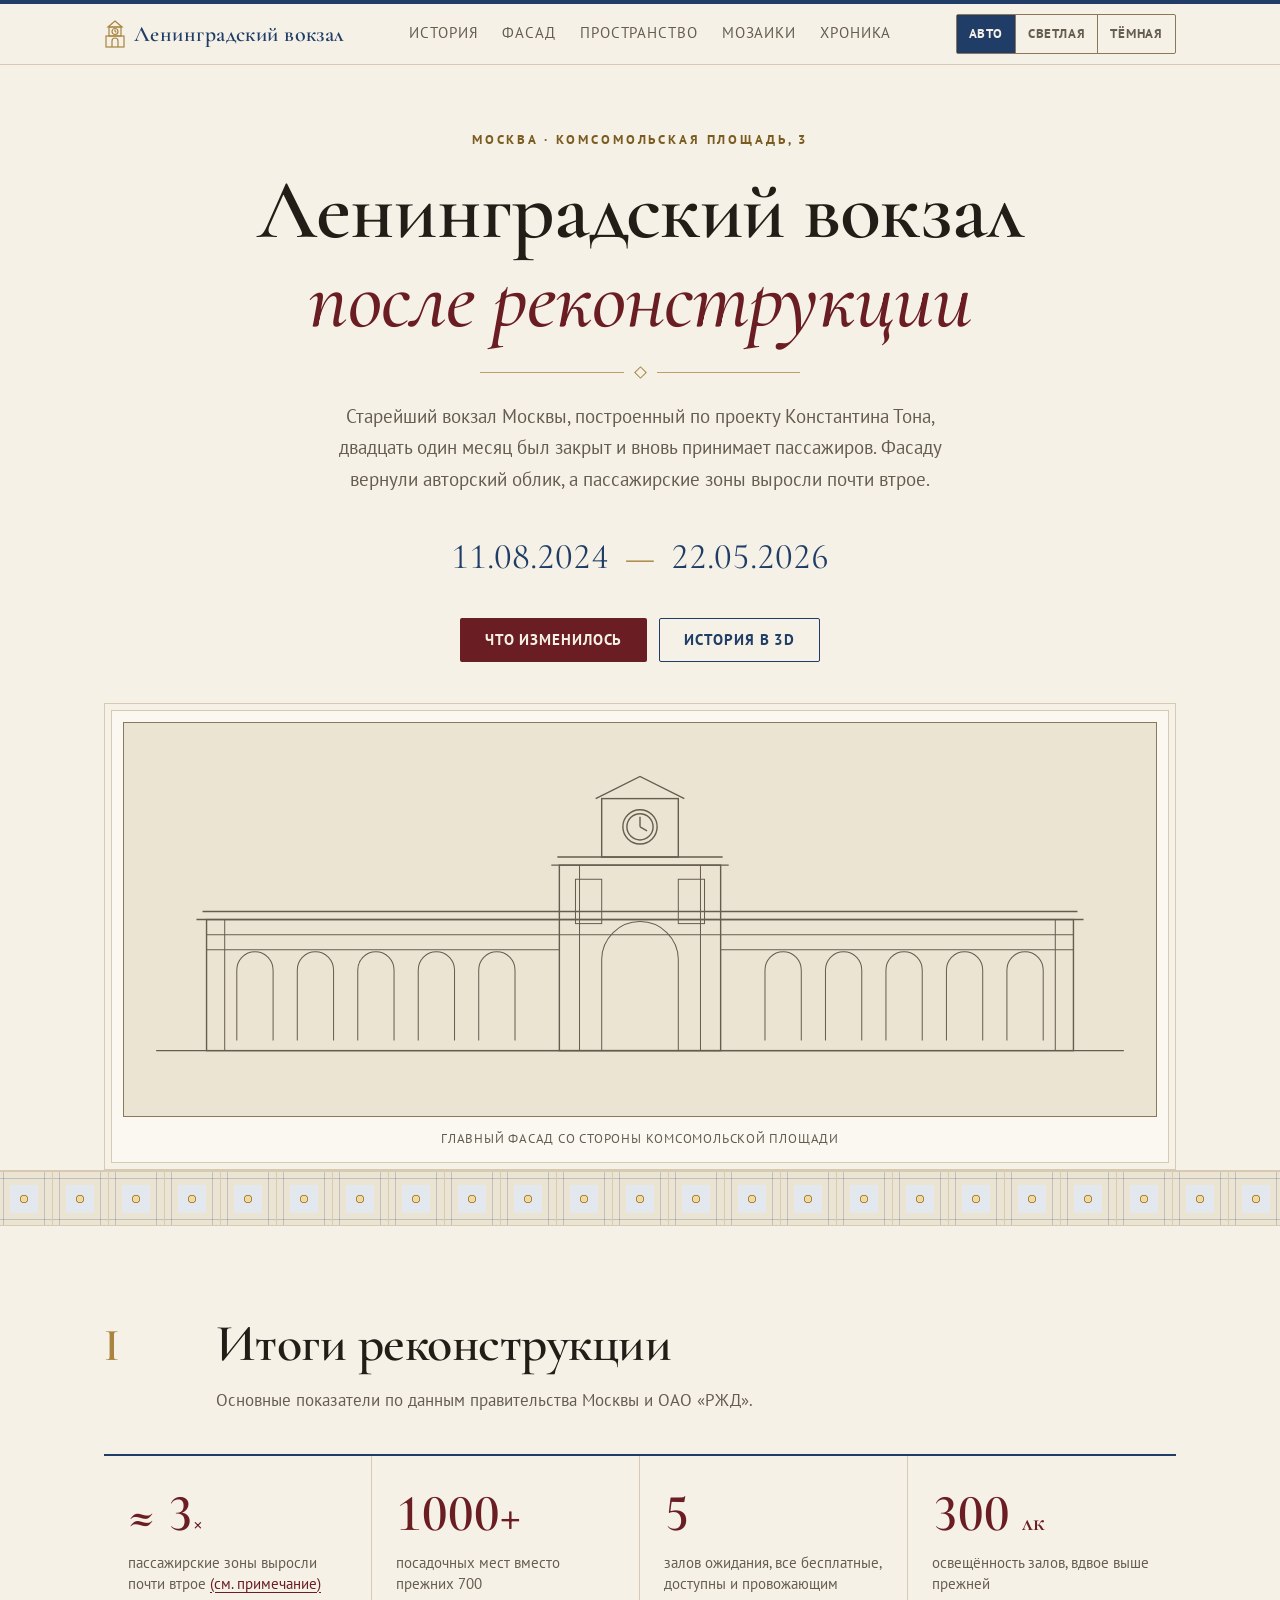
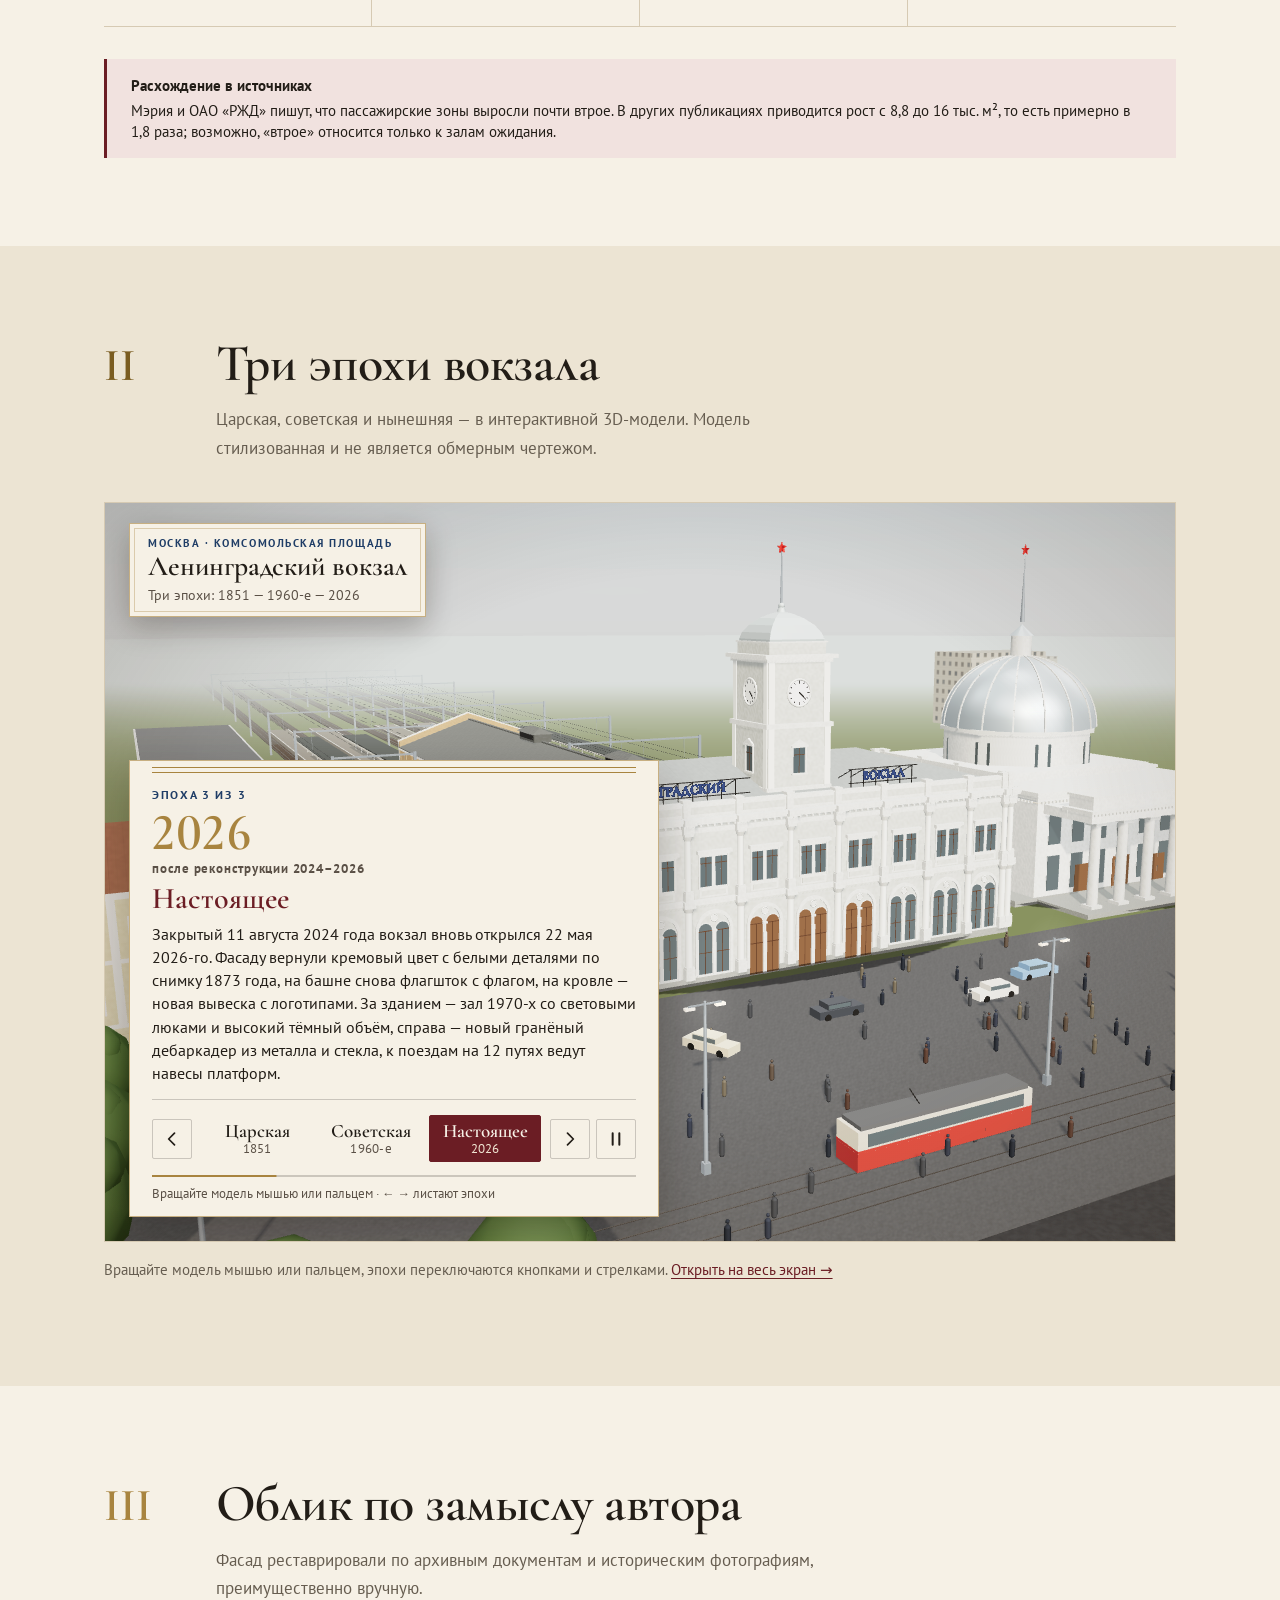
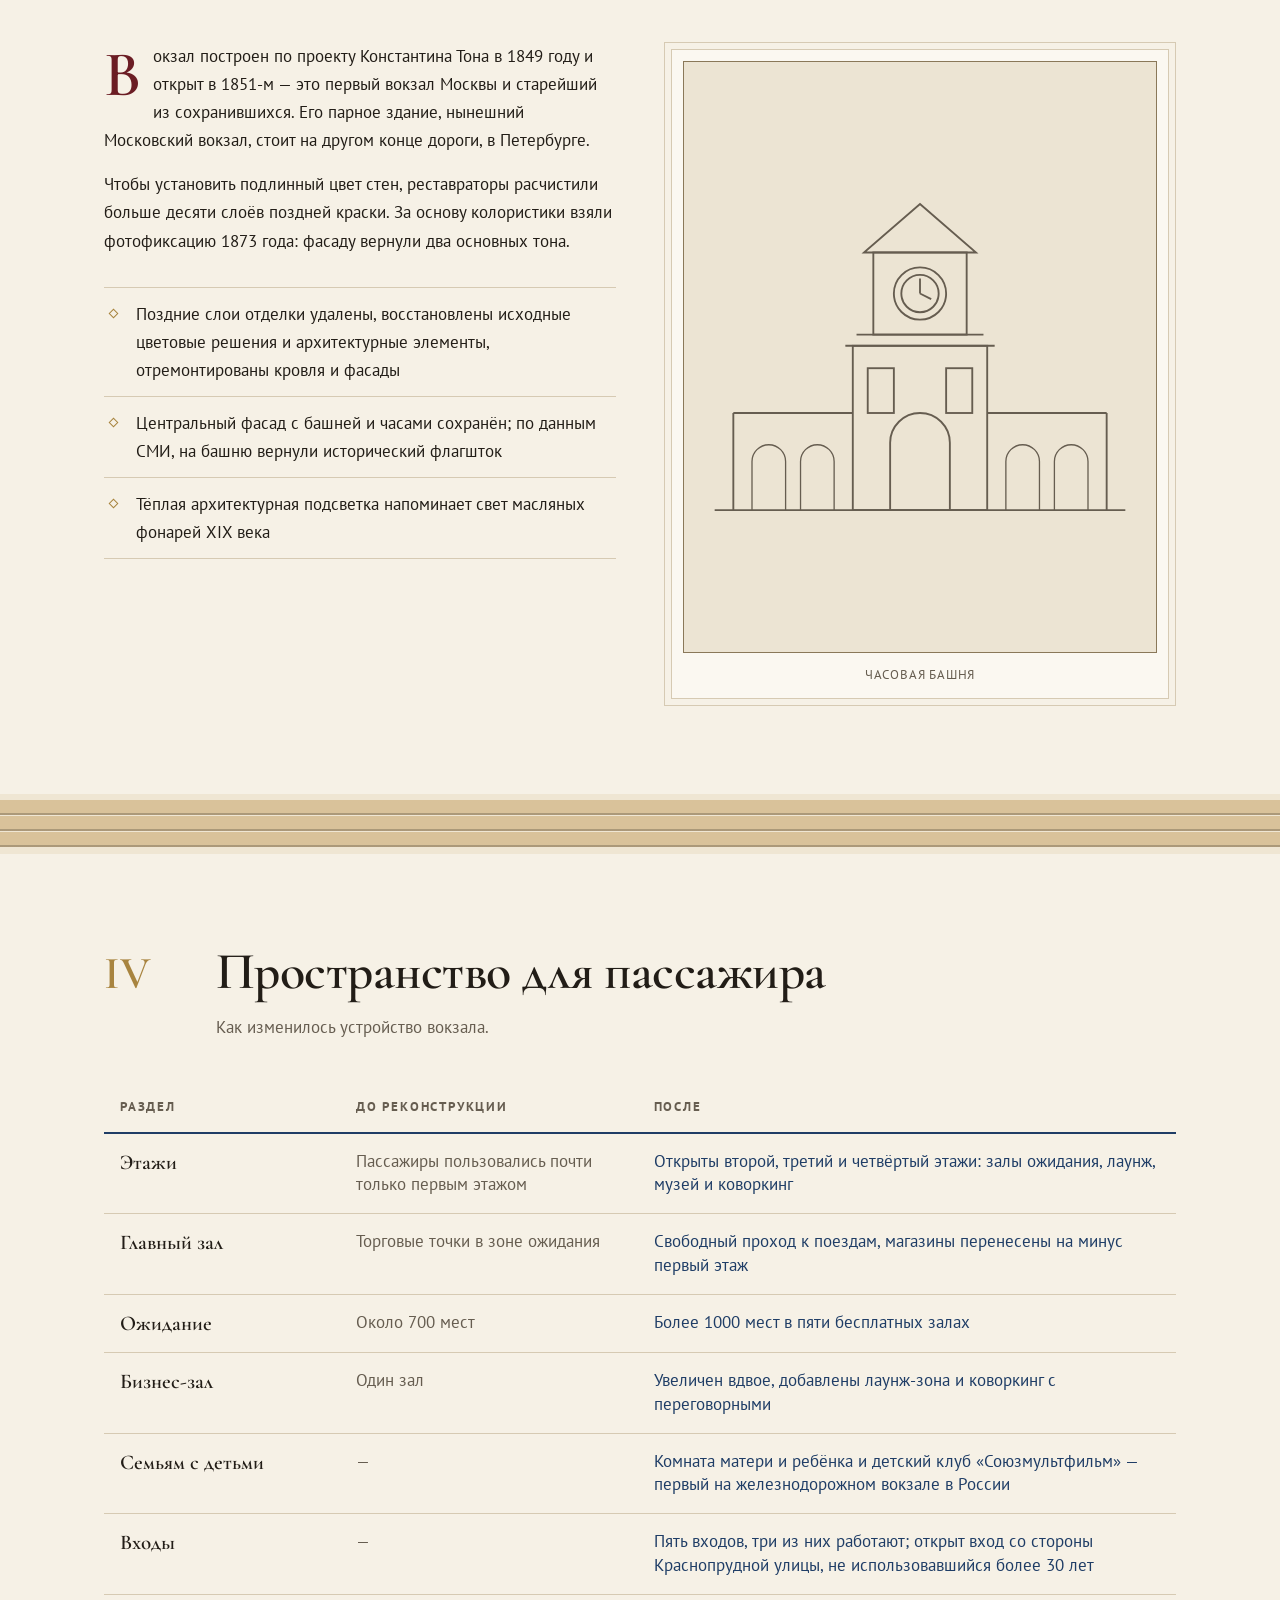
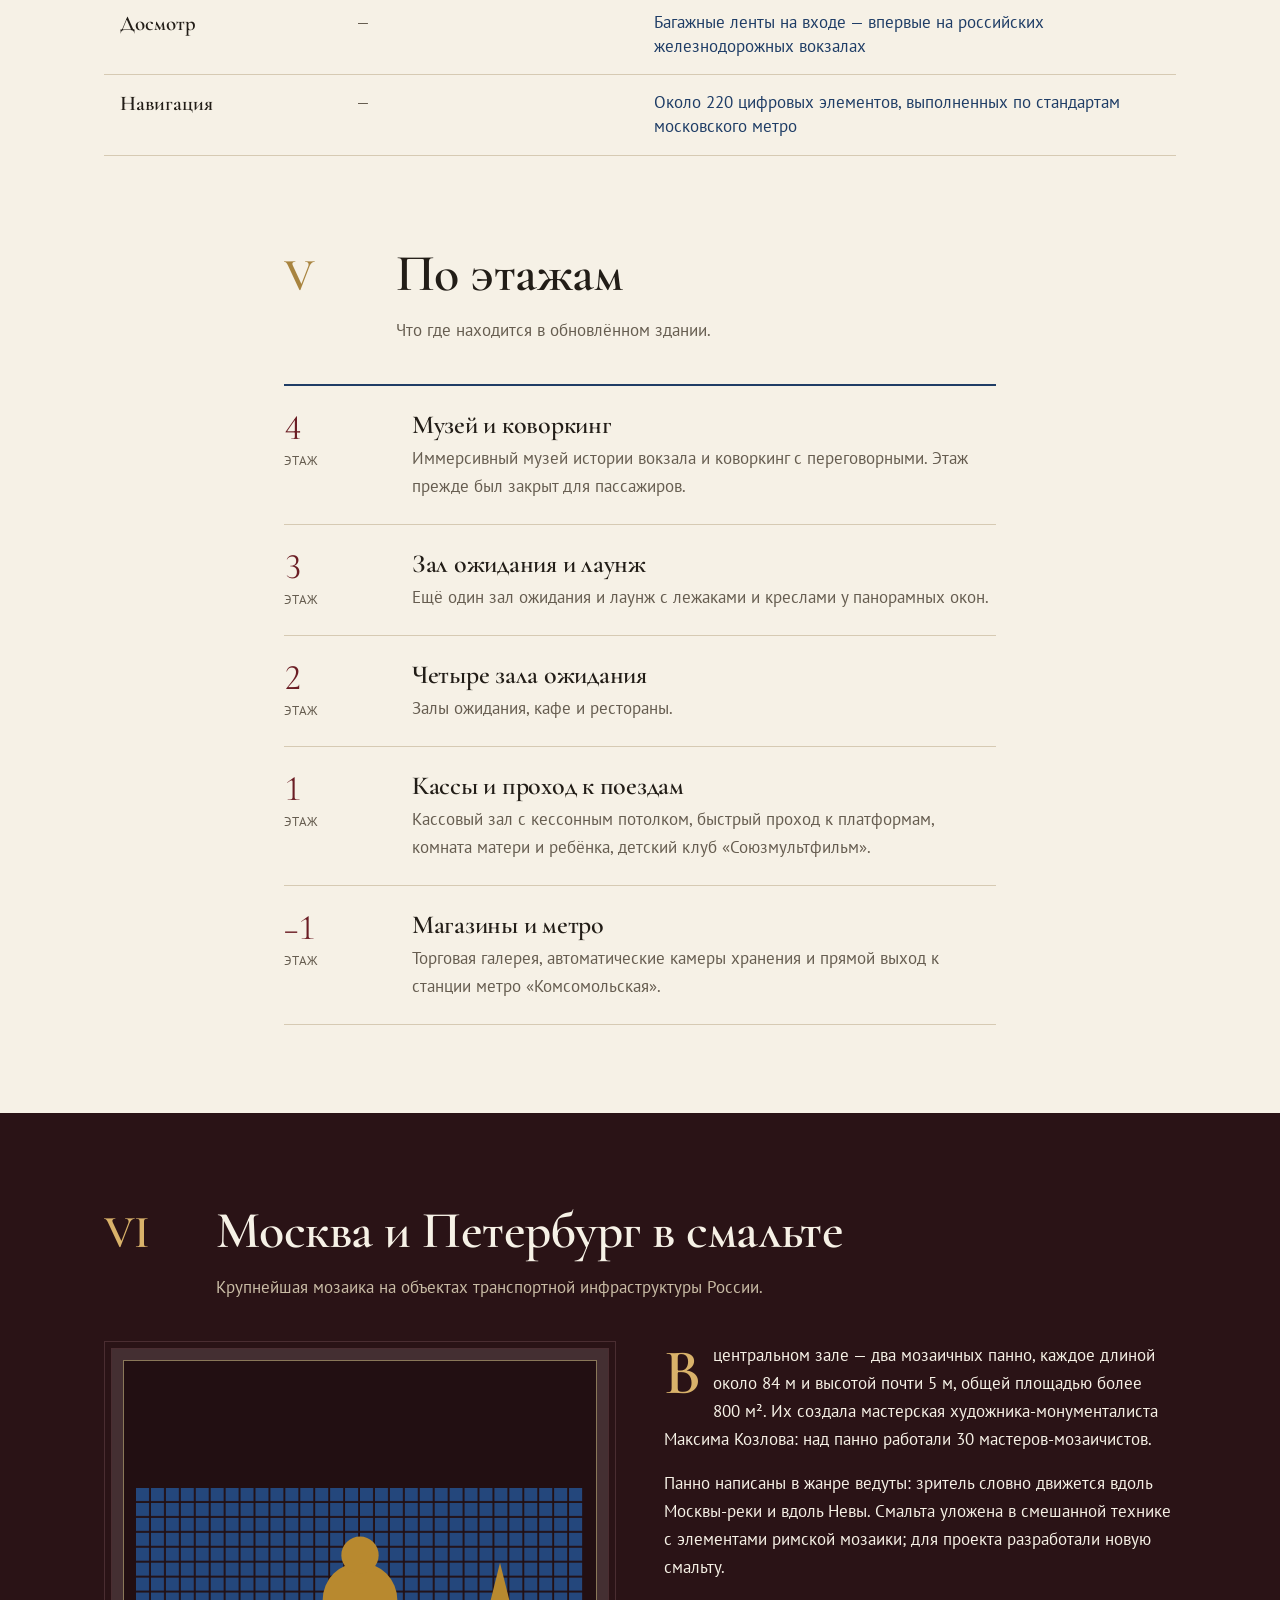
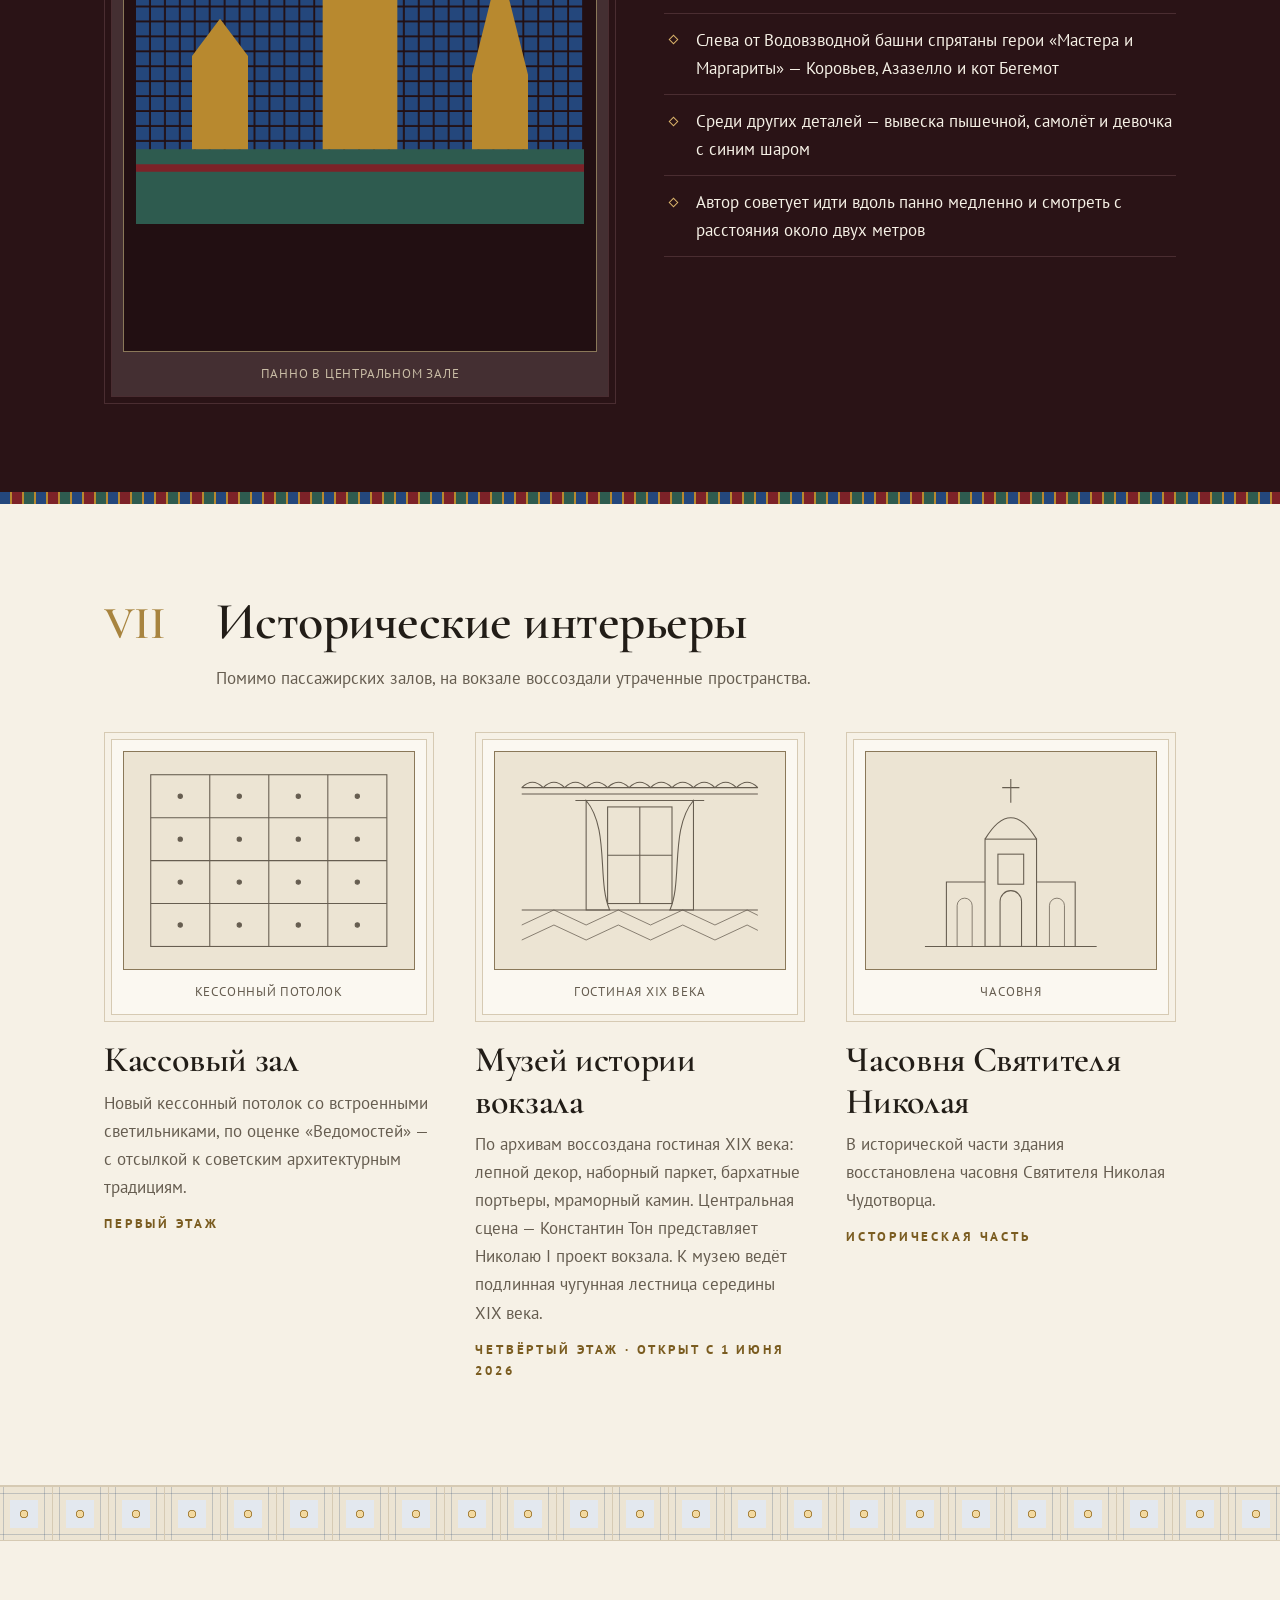
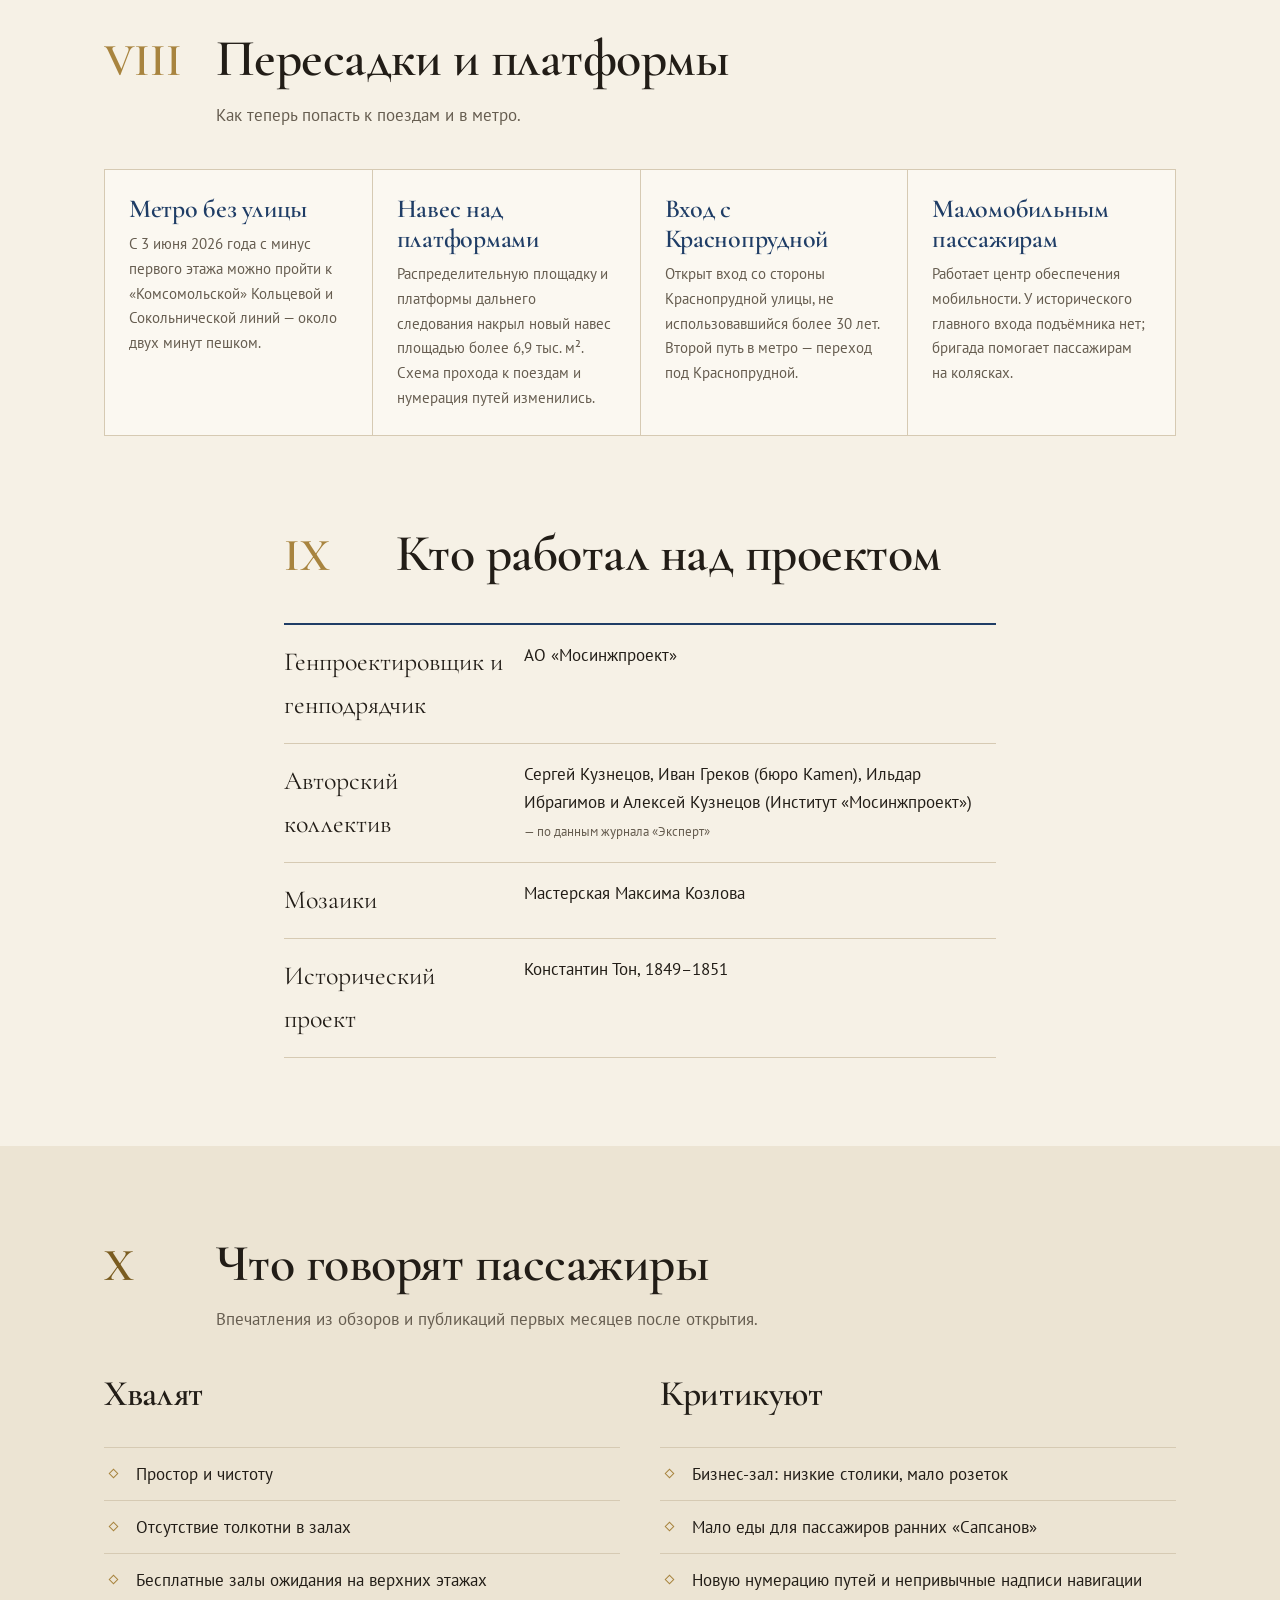
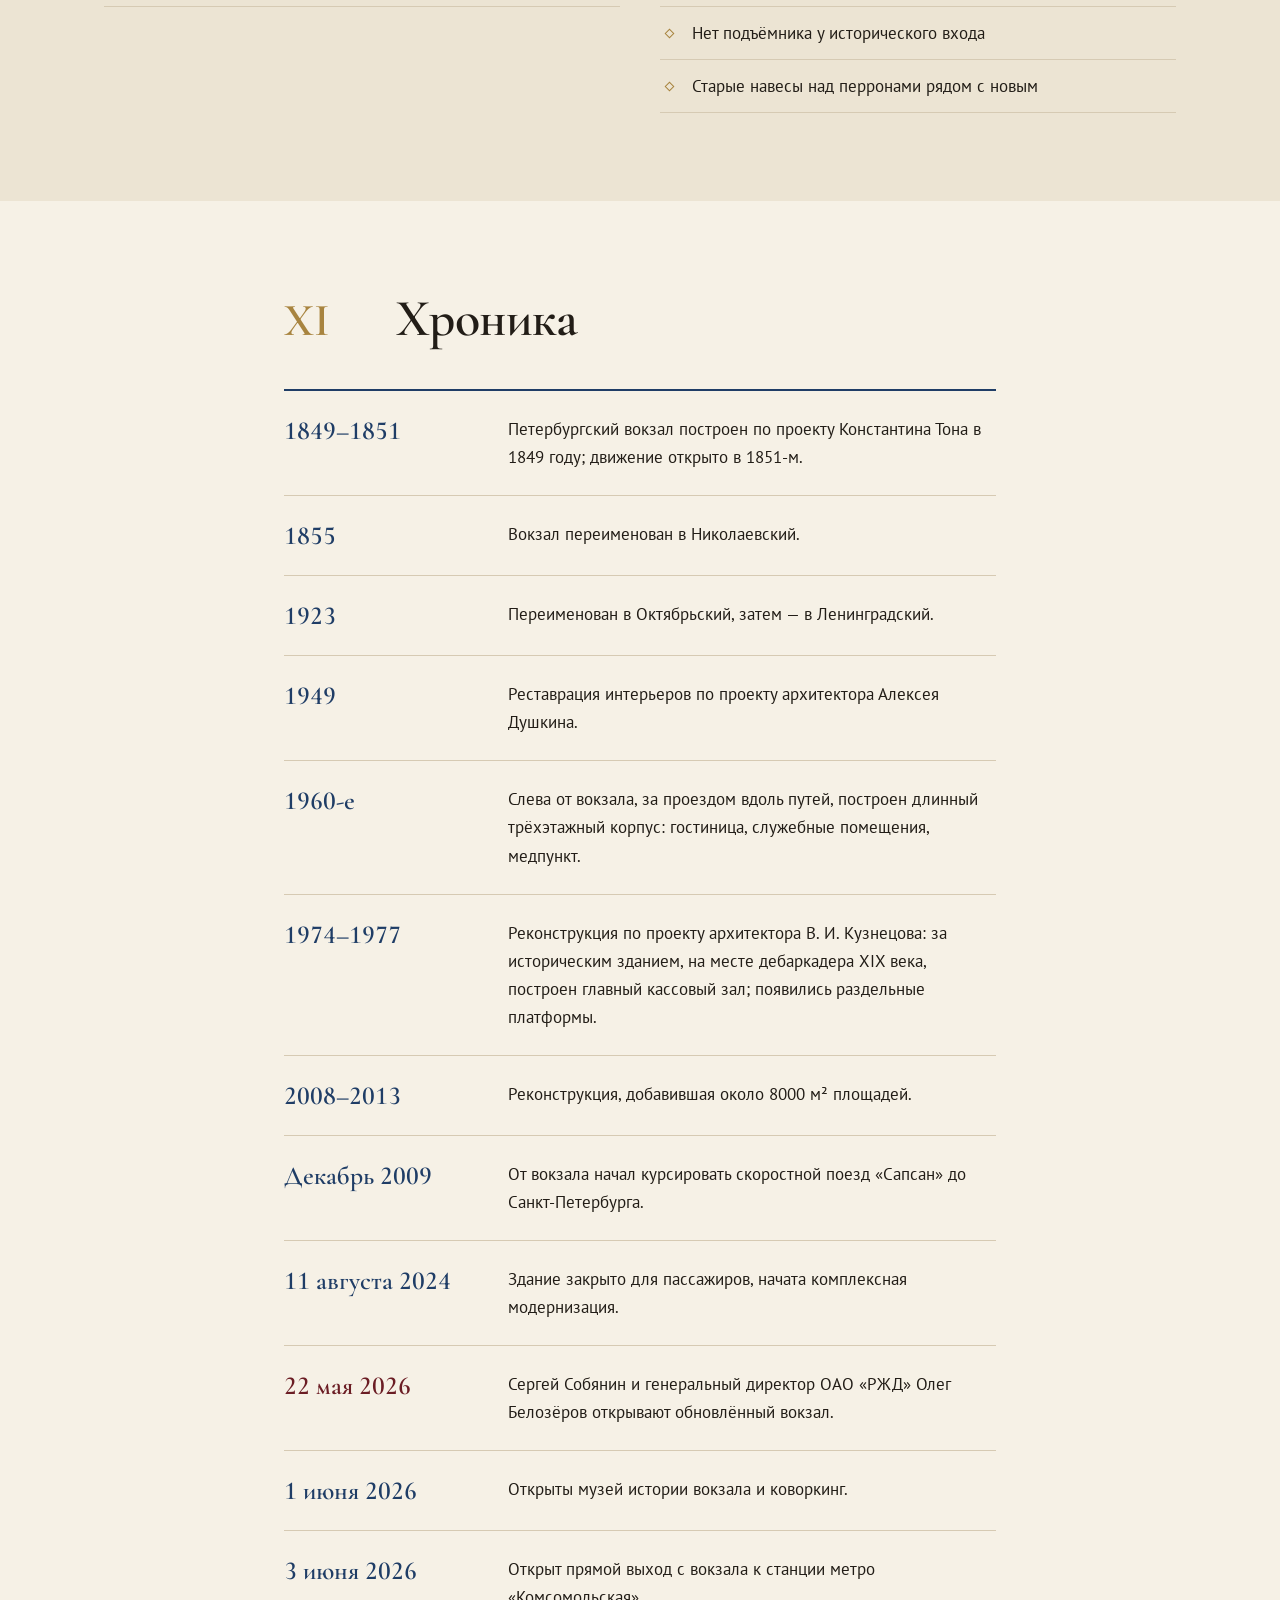
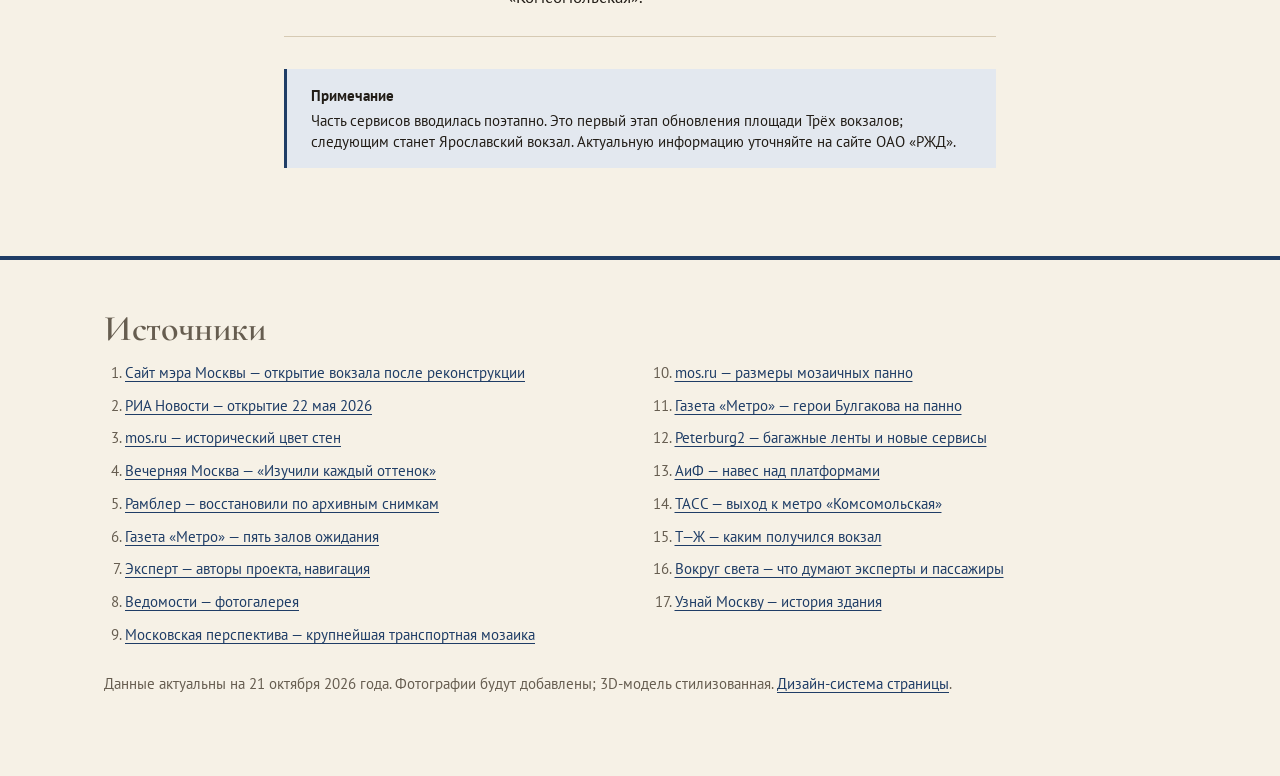
<file: index.html>
<!doctype html>
<html lang="ru">
<head>
<meta charset="utf-8">
<meta name="viewport" content="width=device-width, initial-scale=1">
<title>Ленинградский вокзал после реконструкции 2024–2026</title>
<meta name="description" content="Что изменилось на Ленинградском вокзале Москвы после реконструкции 2024–2026: фасад Тона по снимку 1873 года, залы ожидания, мозаики, музей и пересадки.">
<meta name="theme-color" content="#f6f1e6" media="(prefers-color-scheme: light)">
<meta name="theme-color" content="#16120f" media="(prefers-color-scheme: dark)">
<meta property="og:type" content="article">
<meta property="og:locale" content="ru_RU">
<meta property="og:title" content="Ленинградский вокзал после реконструкции">
<meta property="og:description" content="Старейший вокзал Москвы снова открыт: фасад Тона по снимку 1873 года, пять залов ожидания, мозаики «Москва» и «Петербург», музей и прямой выход в метро.">
<meta name="twitter:card" content="summary">
<link rel="icon" href="data:image/svg+xml,%3Csvg xmlns='http://www.w3.org/2000/svg' viewBox='0 0 22 28'%3E%3Cg fill='none' stroke='%236b1d24' stroke-width='1.6'%3E%3Cpath d='M11 1 18 7H4Z'/%3E%3Crect x='5' y='7' width='12' height='9'/%3E%3Ccircle cx='11' cy='11.5' r='3'/%3E%3Crect x='2' y='16' width='18' height='11'/%3E%3C/g%3E%3C/svg%3E">
<script>
  /* Тема до первой отрисовки: без мигания; класс js включает анимацию появления */
  document.documentElement.classList.add("js");
  (function () {
    try {
      var t = localStorage.getItem("lv-theme");
      if (t === "light" || t === "dark") document.documentElement.setAttribute("data-theme", t);
    } catch (e) {}
  })();
</script>
<link rel="preconnect" href="https://fonts.googleapis.com">
<link rel="preconnect" href="https://fonts.gstatic.com" crossorigin>
<link href="https://fonts.googleapis.com/css2?family=Cormorant+Garamond:ital,wght@0,500;0,600;0,700;1,500&family=PT+Sans:ital,wght@0,400;0,700;1,400&display=swap" rel="stylesheet">
<link rel="stylesheet" href="design-system/tokens.css">
<link rel="stylesheet" href="design-system/components.css">
<script type="application/ld+json">
{
  "@context": "https://schema.org",
  "@graph": [
    {
      "@type": "TrainStation",
      "@id": "#station",
      "name": "Ленинградский вокзал",
      "alternateName": ["Николаевский вокзал", "Петербургский вокзал"],
      "additionalType": "https://schema.org/LandmarksOrHistoricalBuildings",
      "address": {
        "@type": "PostalAddress",
        "streetAddress": "Комсомольская площадь, 3",
        "addressLocality": "Москва",
        "addressCountry": "RU"
      },
      "sameAs": "https://ru.wikipedia.org/wiki/Ленинградский_вокзал"
    },
    {
      "@type": "Article",
      "headline": "Ленинградский вокзал после реконструкции 2024–2026",
      "inLanguage": "ru",
      "datePublished": "2026-10-21",
      "dateModified": "2026-10-21",
      "about": { "@id": "#station" }
    }
  ]
}
</script>
<style>
  /* Страничные надстройки над дизайн-системой */
  .hero { text-align: center; padding: var(--sp-9) 0 0; }
  .hero h1 em { font-style: italic; font-weight: var(--fw-medium); color: var(--accent); }
  .hero .lead { margin-inline: auto; }
  .hero-dates {
    display: flex; justify-content: center; align-items: baseline; gap: var(--sp-4);
    margin: var(--sp-6) 0 0; font-family: var(--font-display); font-size: var(--fs-xl);
    color: var(--accent-2); font-variant-numeric: lining-nums tabular-nums;
  }
  .hero-dates span[aria-hidden] { color: var(--ornament); }
  .hero-actions { display: flex; flex-wrap: wrap; justify-content: center; gap: var(--sp-3); margin-top: var(--sp-6); }
  .hero-photo { margin-top: var(--sp-8); }
  .hero-photo .ph { aspect-ratio: 21 / 8; }
  @media (max-width: 640px) { .hero-photo .ph { aspect-ratio: 4 / 3; } }

  .two { display: grid; grid-template-columns: 1fr 1fr; gap: var(--sp-8); align-items: start; }
  @media (max-width: 820px) { .two { grid-template-columns: 1fr; gap: var(--sp-6); } }
  .two .ph { aspect-ratio: 4 / 5; }
  @media (max-width: 820px) { .two .ph { aspect-ratio: 4 / 3; } }

  /* Встроенная 3D-карусель */
  .carousel-frame { border: var(--bw-hair) solid var(--rule); background: var(--bg-alt); }
  .carousel-frame iframe { display: block; width: 100%; height: min(82svh, 760px); min-height: 560px; border: 0; }
  .carousel-more { margin-top: var(--sp-4); font-size: var(--fs-sm); color: var(--text-muted); }

  /* Поэтажный план */
  .floors { margin: 0; padding: 0; list-style: none; border-top: var(--bw-rule) solid var(--accent-2); }
  .floors li { display: grid; grid-template-columns: 6.5rem 1fr; gap: var(--sp-5); padding: var(--sp-5) 0; border-bottom: var(--bw-hair) solid var(--rule); }
  .floors .lvl { font-family: var(--font-display); font-size: var(--fs-xl); color: var(--accent); line-height: 1; font-variant-numeric: lining-nums tabular-nums; }
  .floors .lvl small { display: block; font-family: var(--font-text); font-size: var(--fs-xs); letter-spacing: var(--tr-wide); text-transform: uppercase; color: var(--text-muted); margin-top: var(--sp-2); }
  .floors h3 { font-size: var(--fs-lg); margin: 0 0 var(--sp-1); }
  .floors p { margin: 0; color: var(--text-muted); }
  @media (max-width: 520px) { .floors li { grid-template-columns: 1fr; gap: var(--sp-2); } }

  /* Карточки-факты (пересадки, авторы, отзывы) */
  .cells { display: grid; grid-template-columns: repeat(auto-fit, minmax(min(100%, 15rem), 1fr)); border-top: var(--bw-hair) solid var(--rule); border-left: var(--bw-hair) solid var(--rule); margin: 0; padding: 0; list-style: none; }
  .cells > li { padding: var(--sp-5); border-right: var(--bw-hair) solid var(--rule); border-bottom: var(--bw-hair) solid var(--rule); background: var(--surface); }
  .cells h3 { font-size: var(--fs-lg); margin: 0 0 var(--sp-2); color: var(--accent-2); }
  .cells p { margin: 0; color: var(--text-muted); font-size: var(--fs-sm); }

  .reviews { display: grid; grid-template-columns: 1fr 1fr; gap: var(--sp-7); }
  @media (max-width: 760px) { .reviews { grid-template-columns: 1fr; } }
  .reviews h3 { font-size: var(--fs-xl); margin: 0 0 var(--sp-3); }

  .credits { margin: 0; }
  .credits div { display: grid; grid-template-columns: 14rem 1fr; gap: var(--sp-4); padding: var(--sp-4) 0; border-bottom: var(--bw-hair) solid var(--rule); }
  .credits div:first-child { border-top: var(--bw-rule) solid var(--accent-2); }
  .credits dt { font-family: var(--font-display); font-size: var(--fs-lg); }
  .credits dd { margin: 0; }
  @media (max-width: 640px) { .credits div { grid-template-columns: 1fr; gap: var(--sp-1); } }

  .src { color: var(--text-muted); font-size: var(--fs-xs); white-space: nowrap; }
  .footer ol { padding-left: 1.4em; margin: var(--sp-3) 0 var(--sp-5); columns: 2; column-gap: var(--sp-8); }
  @media (max-width: 760px) { .footer ol { columns: 1; } }
  .footer li { margin-bottom: var(--sp-2); break-inside: avoid; overflow-wrap: anywhere; }
  .footer h2 { font-size: var(--fs-xl); margin: 0; }

  /* Без JavaScript блоки видны сразу */
  html:not(.js) .rv { opacity: 1; transform: none; }

  @media print {
    .carousel-frame, .carousel-more, .hero-actions, #history { display: none !important; }
    .ph__fallback { filter: grayscale(1); }
    .section { padding-block: 4mm; }
  }
</style>
</head>
<body>
<a class="skip-link" href="#main">Перейти к содержанию</a>

<header class="topbar">
  <div class="wrap topbar__inner">
    <a class="brand" href="#main">
      <svg viewBox="0 0 22 28" fill="none" stroke="currentColor" stroke-width="1.2" aria-hidden="true">
        <path d="M11 1 L18 7 H4 Z"/><rect x="5" y="7" width="12" height="9"/><circle cx="11" cy="11.5" r="3"/><path d="M11 11.5 V9.6 M11 11.5 L12.4 12.3"/><rect x="2" y="16" width="18" height="11"/><path d="M8 27 V21 a3 3 0 0 1 6 0 V27"/>
      </svg>
      Ленинградский вокзал
    </a>
    <nav class="topnav" aria-label="Разделы страницы">
      <ul>
        <li><a href="#history">История</a></li>
        <li><a href="#facade">Фасад</a></li>
        <li><a href="#space">Пространство</a></li>
        <li><a href="#mosaics">Мозаики</a></li>
        <li><a href="#chronicle">Хроника</a></li>
      </ul>
    </nav>
    <fieldset class="theme-switch">
      <legend class="visually-hidden">Тема оформления</legend>
      <label><input type="radio" name="theme" value="auto" checked><span>Авто</span></label>
      <label><input type="radio" name="theme" value="light"><span>Светлая</span></label>
      <label><input type="radio" name="theme" value="dark"><span>Тёмная</span></label>
    </fieldset>
  </div>
</header>

<main id="main" tabindex="-1">
  <div class="hero">
    <div class="wrap">
      <p class="kicker">Москва · Комсомольская площадь, 3</p>
      <h1>Ленинградский вокзал <em>после реконструкции</em></h1>
      <div class="orn orn--center" aria-hidden="true"><i class="orn__d"></i></div>
      <p class="lead">Старейший вокзал Москвы, построенный по проекту Константина Тона, двадцать один месяц был закрыт и вновь принимает пассажиров. Фасаду вернули авторский облик, а пассажирские зоны выросли почти втрое.</p>
      <p class="hero-dates"><time datetime="2024-08-11">11.08.2024</time><span aria-hidden="true">—</span><time datetime="2026-05-22">22.05.2026</time></p>
      <div class="hero-actions">
        <a class="btn btn--primary" href="#figures">Что изменилось</a>
        <a class="btn btn--secondary" href="#history">История в 3D</a>
      </div>
      <figure class="passe hero-photo">
        <div class="ph" data-src="img/hero.jpg" data-alt="Главный фасад Ленинградского вокзала с часовой башней после реставрации">
          <svg class="ph__fallback" viewBox="0 0 1000 300" fill="none" stroke="currentColor" stroke-width="1.4" aria-hidden="true">
            <line x1="20" y1="280" x2="980" y2="280"/>
            <rect x="70" y="150" width="860" height="130"/>
            <path d="M60 150 H940 M66 142 H934"/>
            <rect x="420" y="96" width="160" height="184"/>
            <path d="M412 96 H588 M418 88 H582"/>
            <rect x="462" y="30" width="76" height="58"/>
            <circle cx="500" cy="58" r="17"/><circle cx="500" cy="58" r="13"/>
            <path d="M500 58 V48 M500 58 L507 62"/>
            <path d="M456 30 L500 8 L544 30"/>
            <g stroke-width="1">
              <path d="M100 270 V200 a18 18 0 0 1 36 0 V270"/><path d="M160 270 V200 a18 18 0 0 1 36 0 V270"/>
              <path d="M220 270 V200 a18 18 0 0 1 36 0 V270"/><path d="M280 270 V200 a18 18 0 0 1 36 0 V270"/>
              <path d="M340 270 V200 a18 18 0 0 1 36 0 V270"/>
              <path d="M624 270 V200 a18 18 0 0 1 36 0 V270"/><path d="M684 270 V200 a18 18 0 0 1 36 0 V270"/>
              <path d="M744 270 V200 a18 18 0 0 1 36 0 V270"/><path d="M804 270 V200 a18 18 0 0 1 36 0 V270"/>
              <path d="M864 270 V200 a18 18 0 0 1 36 0 V270"/>
              <path d="M462 280 V190 a38 38 0 0 1 76 0 V280"/>
              <rect x="436" y="110" width="26" height="44"/><rect x="538" y="110" width="26" height="44"/>
              <path d="M70 165 H930 M70 180 H420 M580 180 H930"/>
              <path d="M88 150 V280 M912 150 V280 M440 96 V280 M560 96 V280"/>
            </g>
          </svg>
        </div>
        <figcaption>Главный фасад со стороны Комсомольской площади</figcaption>
      </figure>
    </div>
  </div>

  <div class="coffers" aria-hidden="true"></div>

  <!-- I. Итоги -->
  <section class="section" id="figures" aria-labelledby="h-figures">
    <div class="wrap">
      <div class="sec-head rv">
        <span class="sec-head__no" aria-hidden="true">I</span>
        <h2 class="sec-head__title" id="h-figures">Итоги реконструкции</h2>
        <p class="sec-head__desc">Основные показатели по данным правительства Москвы и ОАО «РЖД».</p>
      </div>
      <dl class="figures rv">
        <div class="figures__item"><dt class="figures__label">пассажирские зоны выросли почти втрое <a href="#fig-note">(см. примечание)</a></dt><dd class="figures__value">≈&nbsp;3<small>×</small></dd></div>
        <div class="figures__item"><dt class="figures__label">посадочных мест вместо прежних 700</dt><dd class="figures__value">1000+</dd></div>
        <div class="figures__item"><dt class="figures__label">залов ожидания, все бесплатные, доступны и провожающим</dt><dd class="figures__value">5</dd></div>
        <div class="figures__item"><dt class="figures__label">освещённость залов, вдвое выше прежней</dt><dd class="figures__value">300&nbsp;<small>лк</small></dd></div>
      </dl>
      <p class="note note--accent rv" id="fig-note"><b class="note__title">Расхождение в источниках</b>Мэрия и ОАО «РЖД» пишут, что пассажирские зоны выросли почти втрое. В других публикациях приводится рост с 8,8 до 16&nbsp;тыс.&nbsp;м², то есть примерно в 1,8&nbsp;раза; возможно, «втрое» относится только к залам ожидания.</p>
    </div>
  </section>

  <!-- II. 3D-история -->
  <section class="section surface-alt" id="history" aria-labelledby="h-history">
    <div class="wrap">
      <div class="sec-head rv">
        <span class="sec-head__no" aria-hidden="true">II</span>
        <h2 class="sec-head__title" id="h-history">Три эпохи вокзала</h2>
        <p class="sec-head__desc">Царская, советская и нынешняя — в интерактивной 3D-модели. Модель стилизованная и не является обмерным чертежом.</p>
      </div>
      <div class="carousel-frame rv">
        <iframe src="carousel/index.html" title="Историческая 3D-карусель: Ленинградский вокзал в 1851 году, в 1960-е годы и в 2026 году" loading="lazy" allow="fullscreen"></iframe>
      </div>
      <p class="carousel-more">Вращайте модель мышью или пальцем, эпохи переключаются кнопками и стрелками. <a class="link--more" href="carousel/index.html">Открыть на весь экран</a></p>
    </div>
  </section>

  <!-- III. Фасад -->
  <section class="section" id="facade" aria-labelledby="h-facade">
    <div class="wrap">
      <div class="sec-head rv">
        <span class="sec-head__no" aria-hidden="true">III</span>
        <h2 class="sec-head__title" id="h-facade">Облик по замыслу автора</h2>
        <p class="sec-head__desc">Фасад реставрировали по архивным документам и историческим фотографиям, преимущественно вручную.</p>
      </div>
      <div class="two">
        <div class="rv">
          <p class="dropcap">Вокзал построен по проекту Константина Тона в 1849&nbsp;году и открыт в 1851-м — это первый вокзал Москвы и старейший из сохранившихся. Его парное здание, нынешний Московский вокзал, стоит на другом конце дороги, в Петербурге.</p>
          <p>Чтобы установить подлинный цвет стен, реставраторы расчистили больше десяти слоёв поздней краски. За основу колористики взяли фотофиксацию 1873&nbsp;года: фасаду вернули два основных тона.</p>
          <ul class="facts">
            <li>Поздние слои отделки удалены, восстановлены исходные цветовые решения и архитектурные элементы, отремонтированы кровля и фасады</li>
            <li>Центральный фасад с башней и часами сохранён; по данным СМИ, на башню вернули исторический флагшток</li>
            <li>Тёплая архитектурная подсветка напоминает свет масляных фонарей XIX&nbsp;века</li>
          </ul>
        </div>
        <figure class="passe rv">
          <div class="ph" data-src="img/facade.jpg" data-alt="Часовая башня Ленинградского вокзала после реставрации">
            <svg class="ph__fallback" viewBox="0 0 240 180" fill="none" stroke="currentColor" stroke-width="1" aria-hidden="true">
              <path d="M120 8 L150 34 H90 Z"/><rect x="95" y="34" width="50" height="44"/><circle cx="120" cy="56" r="14"/><circle cx="120" cy="56" r="10"/><path d="M120 56 V48 M120 56 L126 59"/>
              <path d="M86 78 H154 M80 84 H160"/><rect x="84" y="84" width="72" height="88"/>
              <path d="M104 172 V136 a16 16 0 0 1 32 0 V172"/>
              <rect x="92" y="96" width="14" height="24"/><rect x="134" y="96" width="14" height="24"/>
              <path d="M10 172 H230 M20 120 H84 M156 120 H220 M20 120 V172 M220 120 V172"/>
              <g stroke-width=".7"><path d="M30 172 V146 a9 9 0 0 1 18 0 V172 M56 172 V146 a9 9 0 0 1 18 0 V172 M166 172 V146 a9 9 0 0 1 18 0 V172 M192 172 V146 a9 9 0 0 1 18 0 V172"/></g>
            </svg>
          </div>
          <figcaption>Часовая башня</figcaption>
        </figure>
      </div>
    </div>
  </section>

  <div class="rustication" aria-hidden="true"></div>

  <!-- IV. Было / стало -->
  <section class="section" id="space" aria-labelledby="h-space">
    <div class="wrap">
      <div class="sec-head rv">
        <span class="sec-head__no" aria-hidden="true">IV</span>
        <h2 class="sec-head__title" id="h-space">Пространство для пассажира</h2>
        <p class="sec-head__desc">Как изменилось устройство вокзала.</p>
      </div>
      <table class="compare rv">
        <caption class="visually-hidden">Сравнение вокзала до и после реконструкции</caption>
        <thead><tr><th scope="col">Раздел</th><th scope="col">До реконструкции</th><th scope="col">После</th></tr></thead>
        <tbody>
          <tr><th scope="row">Этажи</th><td class="compare__before" data-label="Было">Пассажиры пользовались почти только первым этажом</td><td class="compare__after" data-label="Стало">Открыты второй, третий и четвёртый этажи: залы ожидания, лаунж, музей и коворкинг</td></tr>
          <tr><th scope="row">Главный зал</th><td class="compare__before" data-label="Было">Торговые точки в зоне ожидания</td><td class="compare__after" data-label="Стало">Свободный проход к поездам, магазины перенесены на минус первый этаж</td></tr>
          <tr><th scope="row">Ожидание</th><td class="compare__before" data-label="Было">Около&nbsp;700&nbsp;мест</td><td class="compare__after" data-label="Стало">Более&nbsp;1000&nbsp;мест в пяти бесплатных залах</td></tr>
          <tr><th scope="row">Бизнес-зал</th><td class="compare__before" data-label="Было">Один зал</td><td class="compare__after" data-label="Стало">Увеличен вдвое, добавлены лаунж-зона и коворкинг с переговорными</td></tr>
          <tr><th scope="row">Семьям с детьми</th><td class="compare__none" data-label="Было">—</td><td class="compare__after" data-label="Стало">Комната матери и ребёнка и детский клуб «Союзмультфильм» — первый на железнодорожном вокзале в России</td></tr>
          <tr><th scope="row">Входы</th><td class="compare__none" data-label="Было">—</td><td class="compare__after" data-label="Стало">Пять входов, три из них работают; открыт вход со стороны Краснопрудной улицы, не использовавшийся более 30&nbsp;лет</td></tr>
          <tr><th scope="row">Досмотр</th><td class="compare__none" data-label="Было">—</td><td class="compare__after" data-label="Стало">Багажные ленты на входе — впервые на российских железнодорожных вокзалах</td></tr>
          <tr><th scope="row">Навигация</th><td class="compare__none" data-label="Было">—</td><td class="compare__after" data-label="Стало">Около 220 цифровых элементов, выполненных по стандартам московского метро</td></tr>
        </tbody>
      </table>
    </div>
  </section>

  <!-- V. По этажам -->
  <section class="section" aria-labelledby="h-floors" style="padding-top:0">
    <div class="wrap wrap--narrow">
      <div class="sec-head rv">
        <span class="sec-head__no" aria-hidden="true">V</span>
        <h2 class="sec-head__title" id="h-floors">По этажам</h2>
        <p class="sec-head__desc">Что где находится в обновлённом здании.</p>
      </div>
      <ol class="floors rv">
        <li><span class="lvl">4<small>этаж</small></span><div><h3>Музей и коворкинг</h3><p>Иммерсивный музей истории вокзала и коворкинг с переговорными. Этаж прежде был закрыт для пассажиров.</p></div></li>
        <li><span class="lvl">3<small>этаж</small></span><div><h3>Зал ожидания и лаунж</h3><p>Ещё один зал ожидания и лаунж с лежаками и креслами у панорамных окон.</p></div></li>
        <li><span class="lvl">2<small>этаж</small></span><div><h3>Четыре зала ожидания</h3><p>Залы ожидания, кафе и рестораны.</p></div></li>
        <li><span class="lvl">1<small>этаж</small></span><div><h3>Кассы и проход к поездам</h3><p>Кассовый зал с кессонным потолком, быстрый проход к платформам, комната матери и ребёнка, детский клуб «Союзмультфильм».</p></div></li>
        <li><span class="lvl">−1<small>этаж</small></span><div><h3>Магазины и метро</h3><p>Торговая галерея, автоматические камеры хранения и прямой выход к станции метро «Комсомольская».</p></div></li>
      </ol>
    </div>
  </section>

  <!-- VI. Мозаики -->
  <section class="section section--night" id="mosaics" aria-labelledby="h-mosaics">
    <div class="wrap">
      <div class="sec-head rv">
        <span class="sec-head__no" aria-hidden="true">VI</span>
        <h2 class="sec-head__title" id="h-mosaics">Москва и Петербург в смальте</h2>
        <p class="sec-head__desc">Крупнейшая мозаика на объектах транспортной инфраструктуры России.</p>
      </div>
      <div class="two">
        <figure class="passe rv">
          <div class="ph" data-src="img/mosaic.jpg" data-alt="Мозаичное панно с видами Москвы и Санкт-Петербурга в центральном зале вокзала">
            <svg class="ph__fallback" viewBox="0 0 240 180" aria-hidden="true">
              <defs><pattern id="tess" width="8" height="8" patternUnits="userSpaceOnUse"><rect width="7" height="7" fill="var(--smalt-blue)"/></pattern></defs>
              <rect width="240" height="180" fill="url(#tess)"/>
              <path d="M0 140 H240 V180 H0 Z" fill="var(--smalt-green)"/>
              <path d="M30 140 V90 L45 70 L60 90 V140 Z M100 140 V60 a20 20 0 0 1 40 0 V140 Z M180 140 V100 L195 40 L210 100 V140 Z" fill="var(--smalt-gold)"/>
              <circle cx="120" cy="36" r="10" fill="var(--smalt-gold)"/>
              <path d="M0 150 H240" stroke="var(--smalt-red)" stroke-width="4"/>
            </svg>
          </div>
          <figcaption>Панно в центральном зале</figcaption>
        </figure>
        <div class="rv">
          <p class="dropcap">В центральном зале — два мозаичных панно, каждое длиной около 84&nbsp;м и высотой почти 5&nbsp;м, общей площадью более 800&nbsp;м². Их создала мастерская художника-монументалиста Максима Козлова: над панно работали 30 мастеров-мозаичистов.</p>
          <p>Панно написаны в жанре ведуты: зритель словно движется вдоль Москвы-реки и вдоль Невы. Смальта уложена в смешанной технике с элементами римской мозаики; для проекта разработали новую смальту.</p>
          <ul class="facts">
            <li>Слева от Водовзводной башни спрятаны герои «Мастера и Маргариты» — Коровьев, Азазелло и кот Бегемот</li>
            <li>Среди других деталей — вывеска пышечной, самолёт и девочка с синим шаром</li>
            <li>Автор советует идти вдоль панно медленно и смотреть с расстояния около двух метров</li>
          </ul>
        </div>
      </div>
    </div>
  </section>

  <div class="smalt-band" aria-hidden="true"></div>

  <!-- VII. Интерьеры -->
  <section class="section" aria-labelledby="h-halls">
    <div class="wrap">
      <div class="sec-head rv">
        <span class="sec-head__no" aria-hidden="true">VII</span>
        <h2 class="sec-head__title" id="h-halls">Исторические интерьеры</h2>
        <p class="sec-head__desc">Помимо пассажирских залов, на вокзале воссоздали утраченные пространства.</p>
      </div>
      <div class="halls">
        <article class="hall rv">
          <figure class="passe">
            <div class="ph" data-src="img/ticket-hall.jpg" data-alt="Кассовый зал с кессонным потолком">
              <svg class="ph__fallback" viewBox="0 0 240 180" fill="none" stroke="currentColor" stroke-width="1" aria-hidden="true">
                <rect x="10" y="10" width="220" height="160"/>
                <path d="M10 50 H230 M10 90 H230 M10 130 H230 M65 10 V170 M120 10 V170 M175 10 V170"/>
                <g fill="currentColor"><circle cx="37.5" cy="30" r="2"/><circle cx="92.5" cy="30" r="2"/><circle cx="147.5" cy="30" r="2"/><circle cx="202.5" cy="30" r="2"/><circle cx="37.5" cy="70" r="2"/><circle cx="92.5" cy="70" r="2"/><circle cx="147.5" cy="70" r="2"/><circle cx="202.5" cy="70" r="2"/><circle cx="37.5" cy="110" r="2"/><circle cx="92.5" cy="110" r="2"/><circle cx="147.5" cy="110" r="2"/><circle cx="202.5" cy="110" r="2"/><circle cx="37.5" cy="150" r="2"/><circle cx="92.5" cy="150" r="2"/><circle cx="147.5" cy="150" r="2"/><circle cx="202.5" cy="150" r="2"/></g>
              </svg>
            </div>
            <figcaption>Кессонный потолок</figcaption>
          </figure>
          <h3 class="hall__title">Кассовый зал</h3>
          <p class="hall__text">Новый кессонный потолок со встроенными светильниками, по оценке «Ведомостей» — с отсылкой к советским архитектурным традициям.</p>
          <p class="hall__meta">Первый этаж</p>
        </article>
        <article class="hall rv">
          <figure class="passe">
            <div class="ph" data-src="img/museum.jpg" data-alt="Воссозданная гостиная XIX века в музее истории вокзала">
              <svg class="ph__fallback" viewBox="0 0 240 180" fill="none" stroke="currentColor" stroke-width="1" aria-hidden="true">
                <path d="M10 22 H230 M10 28 H230"/><path d="M10 22 q10 -10 20 0 q10 -10 20 0 q10 -10 20 0 q10 -10 20 0 q10 -10 20 0 q10 -10 20 0 q10 -10 20 0 q10 -10 20 0 q10 -10 20 0 q10 -10 20 0 q10 -10 20 0"/>
                <rect x="90" y="40" width="60" height="90"/><path d="M120 40 V130 M90 85 H150"/>
                <path d="M70 34 C 92 60, 80 110, 92 136 L70 136 Z"/><path d="M170 34 C 148 60, 160 110, 148 136 L170 136 Z"/>
                <path d="M60 34 H180 M10 136 H230"/>
                <g stroke-width=".7"><path d="M10 150 L40 136 L70 150 L100 136 L130 150 L160 136 L190 150 L220 136 L230 141"/><path d="M10 164 L40 150 L70 164 L100 150 L130 164 L160 150 L190 164 L220 150 L230 155"/></g>
              </svg>
            </div>
            <figcaption>Гостиная XIX века</figcaption>
          </figure>
          <h3 class="hall__title">Музей истории вокзала</h3>
          <p class="hall__text">По архивам воссоздана гостиная XIX&nbsp;века: лепной декор, наборный паркет, бархатные портьеры, мраморный камин. Центральная сцена — Константин Тон представляет Николаю&nbsp;I проект вокзала. К музею ведёт подлинная чугунная лестница середины XIX&nbsp;века.</p>
          <p class="hall__meta">Четвёртый этаж · открыт с 1&nbsp;июня 2026</p>
        </article>
        <article class="hall rv">
          <figure class="passe">
            <div class="ph" data-src="img/chapel.jpg" data-alt="Часовня Святителя Николая Чудотворца в здании вокзала">
              <svg class="ph__fallback" viewBox="0 0 240 180" fill="none" stroke="currentColor" stroke-width="1" aria-hidden="true">
                <path d="M120 14 V36 M112 22 H128"/><path d="M96 70 Q120 30 144 70"/><rect x="96" y="70" width="48" height="100"/>
                <path d="M110 170 V128 a10 10 0 0 1 20 0 V170"/><rect x="108" y="84" width="24" height="28"/>
                <path d="M40 170 H200 M60 170 V110 H96 M180 170 V110 H144"/>
                <g stroke-width=".7"><path d="M70 170 V132 a7 7 0 0 1 14 0 V170 M156 170 V132 a7 7 0 0 1 14 0 V170"/></g>
              </svg>
            </div>
            <figcaption>Часовня</figcaption>
          </figure>
          <h3 class="hall__title">Часовня Святителя Николая</h3>
          <p class="hall__text">В исторической части здания восстановлена часовня Святителя Николая Чудотворца.</p>
          <p class="hall__meta">Историческая часть</p>
        </article>
      </div>
    </div>
  </section>

  <div class="coffers" aria-hidden="true"></div>

  <!-- VIII. Пересадки и платформы -->
  <section class="section" aria-labelledby="h-transfer">
    <div class="wrap">
      <div class="sec-head rv">
        <span class="sec-head__no" aria-hidden="true">VIII</span>
        <h2 class="sec-head__title" id="h-transfer">Пересадки и платформы</h2>
        <p class="sec-head__desc">Как теперь попасть к поездам и в метро.</p>
      </div>
      <ul class="cells rv">
        <li><h3>Метро без улицы</h3><p>С 3&nbsp;июня 2026 года с минус первого этажа можно пройти к «Комсомольской» Кольцевой и Сокольнической линий — около двух минут пешком.</p></li>
        <li><h3>Навес над платформами</h3><p>Распределительную площадку и платформы дальнего следования накрыл новый навес площадью более 6,9&nbsp;тыс.&nbsp;м². Схема прохода к поездам и нумерация путей изменились.</p></li>
        <li><h3>Вход с Краснопрудной</h3><p>Открыт вход со стороны Краснопрудной улицы, не использовавшийся более 30&nbsp;лет. Второй путь в метро — переход под Краснопрудной.</p></li>
        <li><h3>Маломобильным пассажирам</h3><p>Работает центр обеспечения мобильности. У исторического главного входа подъёмника нет; бригада помогает пассажирам на колясках.</p></li>
      </ul>
    </div>
  </section>

  <!-- IX. Кто работал -->
  <section class="section" aria-labelledby="h-credits" style="padding-top:0">
    <div class="wrap wrap--narrow">
      <div class="sec-head rv">
        <span class="sec-head__no" aria-hidden="true">IX</span>
        <h2 class="sec-head__title" id="h-credits">Кто работал над проектом</h2>
      </div>
      <dl class="credits rv">
        <div><dt>Генпроектировщик и генподрядчик</dt><dd>АО «Мосинжпроект»</dd></div>
        <div><dt>Авторский коллектив</dt><dd>Сергей Кузнецов, Иван Греков (бюро Kamen), Ильдар Ибрагимов и Алексей Кузнецов (Институт «Мосинжпроект») <span class="src">— по данным журнала «Эксперт»</span></dd></div>
        <div><dt>Мозаики</dt><dd>Мастерская Максима Козлова</dd></div>
        <div><dt>Исторический проект</dt><dd>Константин Тон, 1849–1851</dd></div>
      </dl>
    </div>
  </section>

  <!-- X. Отзывы -->
  <section class="section surface-alt" aria-labelledby="h-reviews">
    <div class="wrap">
      <div class="sec-head rv">
        <span class="sec-head__no" aria-hidden="true">X</span>
        <h2 class="sec-head__title" id="h-reviews">Что говорят пассажиры</h2>
        <p class="sec-head__desc">Впечатления из обзоров и публикаций первых месяцев после открытия.</p>
      </div>
      <div class="reviews rv">
        <div>
          <h3>Хвалят</h3>
          <ul class="facts">
            <li>Простор и чистоту</li>
            <li>Отсутствие толкотни в залах</li>
            <li>Бесплатные залы ожидания на верхних этажах</li>
          </ul>
        </div>
        <div>
          <h3>Критикуют</h3>
          <ul class="facts">
            <li>Бизнес-зал: низкие столики, мало розеток</li>
            <li>Мало еды для пассажиров ранних «Сапсанов»</li>
            <li>Новую нумерацию путей и непривычные надписи навигации</li>
            <li>Нет подъёмника у исторического входа</li>
            <li>Старые навесы над перронами рядом с новым</li>
          </ul>
        </div>
      </div>
    </div>
  </section>

  <!-- XI. Хроника -->
  <section class="section" id="chronicle" aria-labelledby="h-chronicle">
    <div class="wrap wrap--narrow">
      <div class="sec-head rv">
        <span class="sec-head__no" aria-hidden="true">XI</span>
        <h2 class="sec-head__title" id="h-chronicle">Хроника</h2>
      </div>
      <ol class="chron rv">
        <li><span class="chron__date"><time datetime="1849">1849</time>–<time datetime="1851">1851</time></span><p>Петербургский вокзал построен по проекту Константина Тона в 1849&nbsp;году; движение открыто в 1851-м.</p></li>
        <li><time datetime="1855">1855</time><p>Вокзал переименован в Николаевский.</p></li>
        <li><time datetime="1923">1923</time><p>Переименован в Октябрьский, затем — в Ленинградский.</p></li>
        <li><time datetime="1949">1949</time><p>Реставрация интерьеров по проекту архитектора Алексея Душкина.</p></li>
        <li><time datetime="1960">1960-е</time><p>Слева от вокзала, за проездом вдоль путей, построен длинный трёхэтажный корпус: гостиница, служебные помещения, медпункт.</p></li>
        <li><span class="chron__date"><time datetime="1974">1974</time>–<time datetime="1977">1977</time></span><p>Реконструкция по проекту архитектора В.&nbsp;И.&nbsp;Кузнецова: за историческим зданием, на месте дебаркадера XIX&nbsp;века, построен главный кассовый зал; появились раздельные платформы.</p></li>
        <li><span class="chron__date"><time datetime="2008">2008</time>–<time datetime="2013">2013</time></span><p>Реконструкция, добавившая около 8000&nbsp;м² площадей.</p></li>
        <li><time datetime="2009-12">Декабрь&nbsp;2009</time><p>От вокзала начал курсировать скоростной поезд «Сапсан» до Санкт-Петербурга.</p></li>
        <li><time datetime="2024-08-11">11&nbsp;августа&nbsp;2024</time><p>Здание закрыто для пассажиров, начата комплексная модернизация.</p></li>
        <li class="is-key"><time datetime="2026-05-22">22&nbsp;мая&nbsp;2026</time><p>Сергей Собянин и генеральный директор ОАО «РЖД» Олег Белозёров открывают обновлённый вокзал.</p></li>
        <li><time datetime="2026-06-01">1&nbsp;июня&nbsp;2026</time><p>Открыты музей истории вокзала и коворкинг.</p></li>
        <li><time datetime="2026-06-03">3&nbsp;июня&nbsp;2026</time><p>Открыт прямой выход с вокзала к станции метро «Комсомольская».</p></li>
      </ol>
      <p class="note rv"><b class="note__title">Примечание</b>Часть сервисов вводилась поэтапно. Это первый этап обновления площади Трёх вокзалов; следующим станет Ярославский вокзал. Актуальную информацию уточняйте на сайте ОАО «РЖД».</p>
    </div>
  </section>
</main>

<footer class="footer">
  <div class="wrap">
    <h2>Источники</h2>
    <ol>
      <li><a href="https://www.mos.ru/mayor/themes/14895050/">Сайт мэра Москвы — открытие вокзала после реконструкции</a></li>
      <li><a href="https://ria.ru/20260522/vokzal-2094085685.html">РИА Новости — открытие 22 мая 2026</a></li>
      <li><a href="https://www.mos.ru/news/item/155972073/">mos.ru — исторический цвет стен</a></li>
      <li><a href="https://vm.ru/moscow/1329516-izuchili-kazhdyj-ottenok-kak-prohodila-rekonstrukciya-leningradskogo-vokzala">Вечерняя Москва — «Изучили каждый оттенок»</a></li>
      <li><a href="https://news.rambler.ru/moscow_city/56498300-vosstanovili-po-arhivnym-dokumentam-i-starym-snimkam-kak-rekonstruirovali-leningradskiy-vokzal/">Рамблер — восстановили по архивным снимкам</a></li>
      <li><a href="https://www.gazetametro.ru/articles/na-leningradskom-vokzale-dlja-passazhirov-dostupny-pjat-zalov-ozhidanija-sozdannyh-po-novoj-kontseptsii-02-09-2026">Газета «Метро» — пять залов ожидания</a></li>
      <li><a href="https://expert.ru/urban/object/arkhitektura/na-styke-iskusstva-i-progressa">Эксперт — авторы проекта, навигация</a></li>
      <li><a href="https://www.vedomosti.ru/realty/galleries/2026/05/22/1199410-leningradskii-vokzal-posle-rekonstruktsii">Ведомости — фотогалерея</a></li>
      <li><a href="https://mperspektiva.ru/topics/na-leningradskom-vokzale-smontirovali-krupneyshuyu-transportnuyu-mozaiku-rossii/">Московская перспектива — крупнейшая транспортная мозаика</a></li>
      <li><a href="https://www.mos.ru/news/item/170755073/">mos.ru — размеры мозаичных панно</a></li>
      <li><a href="https://www.gazetametro.ru/articles/na-leningradskom-vokzale-sprjatali-kota-begemota-i-drugih-geroev-mihaila-bulgakova-03-07-2026">Газета «Метро» — герои Булгакова на панно</a></li>
      <li><a href="https://peterburg2.ru/news/leningradskiy-vokzal-v-moskve-otkryl-bagazhnye-lenty-i-novye-servisy-237872.html">Peterburg2 — багажные ленты и новые сервисы</a></li>
      <li><a href="https://spb.aif.ru/society/efimov-dlya-leningradskogo-vokzala-sozdali-unikalnyy-naves">АиФ — навес над платформами</a></li>
      <li><a href="https://tass.ru/obschestvo/27621173">ТАСС — выход к метро «Комсомольская»</a></li>
      <li><a href="https://t-j.ru/leningradskiy-is-back/">Т—Ж — каким получился вокзал</a></li>
      <li><a href="https://www.vokrugsveta.ru/history/glavnoe-chtoby-nichego-ne-otvalilos-chto-eksperty-i-passazhiry-dumayut-ob-obnovlennom-leningradskom-vokzale-id7060246/">Вокруг света — что думают эксперты и пассажиры</a></li>
      <li><a href="https://um.mos.ru/houses/leningradskiy_vokzal/">Узнай Москву — история здания</a></li>
    </ol>
    <p>Данные актуальны на 21&nbsp;октября 2026&nbsp;года. Фотографии будут добавлены; 3D-модель стилизованная. <a href="design-system/index.html">Дизайн-система страницы</a>.</p>
  </div>
</footer>

<script>
  // Переключатель темы
  (function () {
    var root = document.documentElement;
    var current = root.getAttribute("data-theme") || "auto";
    document.querySelectorAll('.theme-switch input[name="theme"]').forEach(function (r) {
      r.checked = r.value === current;
      r.addEventListener("change", function () {
        if (!r.checked) return;
        if (r.value === "auto") root.removeAttribute("data-theme");
        else root.setAttribute("data-theme", r.value);
        try {
          if (r.value === "auto") localStorage.removeItem("lv-theme");
          else localStorage.setItem("lv-theme", r.value);
        } catch (e) {}
      });
    });
  })();

  // Фото-слоты: подставляем снимок из img/, если он есть в списке; иначе остаётся гравюра.
  // Положите файл в img/ и допишите его имя сюда, например "img/hero.jpg".
  var PHOTOS = [];
  document.querySelectorAll(".ph[data-src]").forEach(function (ph) {
    if (PHOTOS.indexOf(ph.dataset.src) === -1) return;
    var img = new Image();
    img.alt = ph.dataset.alt || "";
    img.decoding = "async";
    img.loading = ph.closest(".hero") ? "eager" : "lazy";
    img.onload = function () { ph.prepend(img); ph.classList.add("is-loaded"); };
    img.src = ph.dataset.src;
  });

  // Спокойное появление блоков при прокрутке
  (function () {
    var els = document.querySelectorAll(".rv");
    if (window.matchMedia("(prefers-reduced-motion: reduce)").matches || !("IntersectionObserver" in window)) {
      els.forEach(function (el) { el.classList.add("is-in"); });
      return;
    }
    var io = new IntersectionObserver(function (entries) {
      entries.forEach(function (e) {
        if (e.isIntersecting) { e.target.classList.add("is-in"); io.unobserve(e.target); }
      });
    }, { threshold: 0.12 });
    els.forEach(function (el) { io.observe(el); });
  })();
</script>
</body>
</html>
</file>
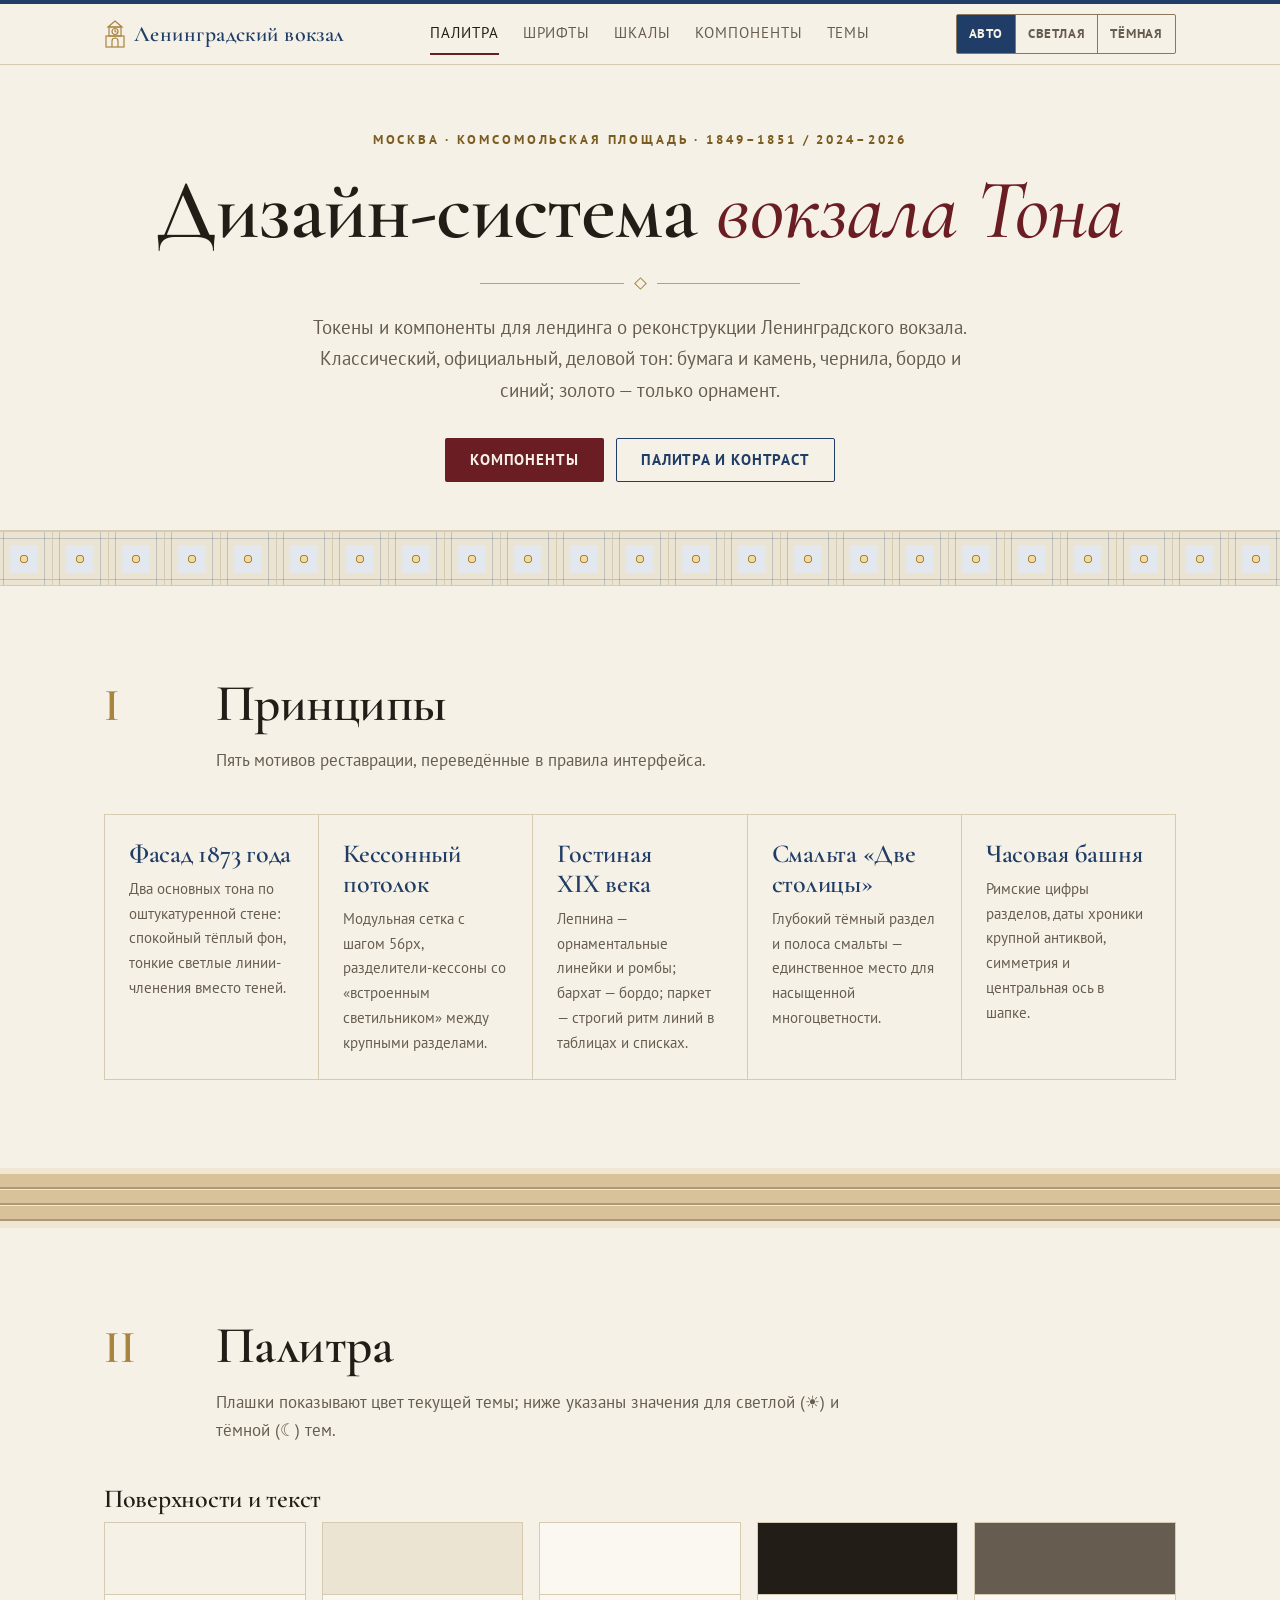
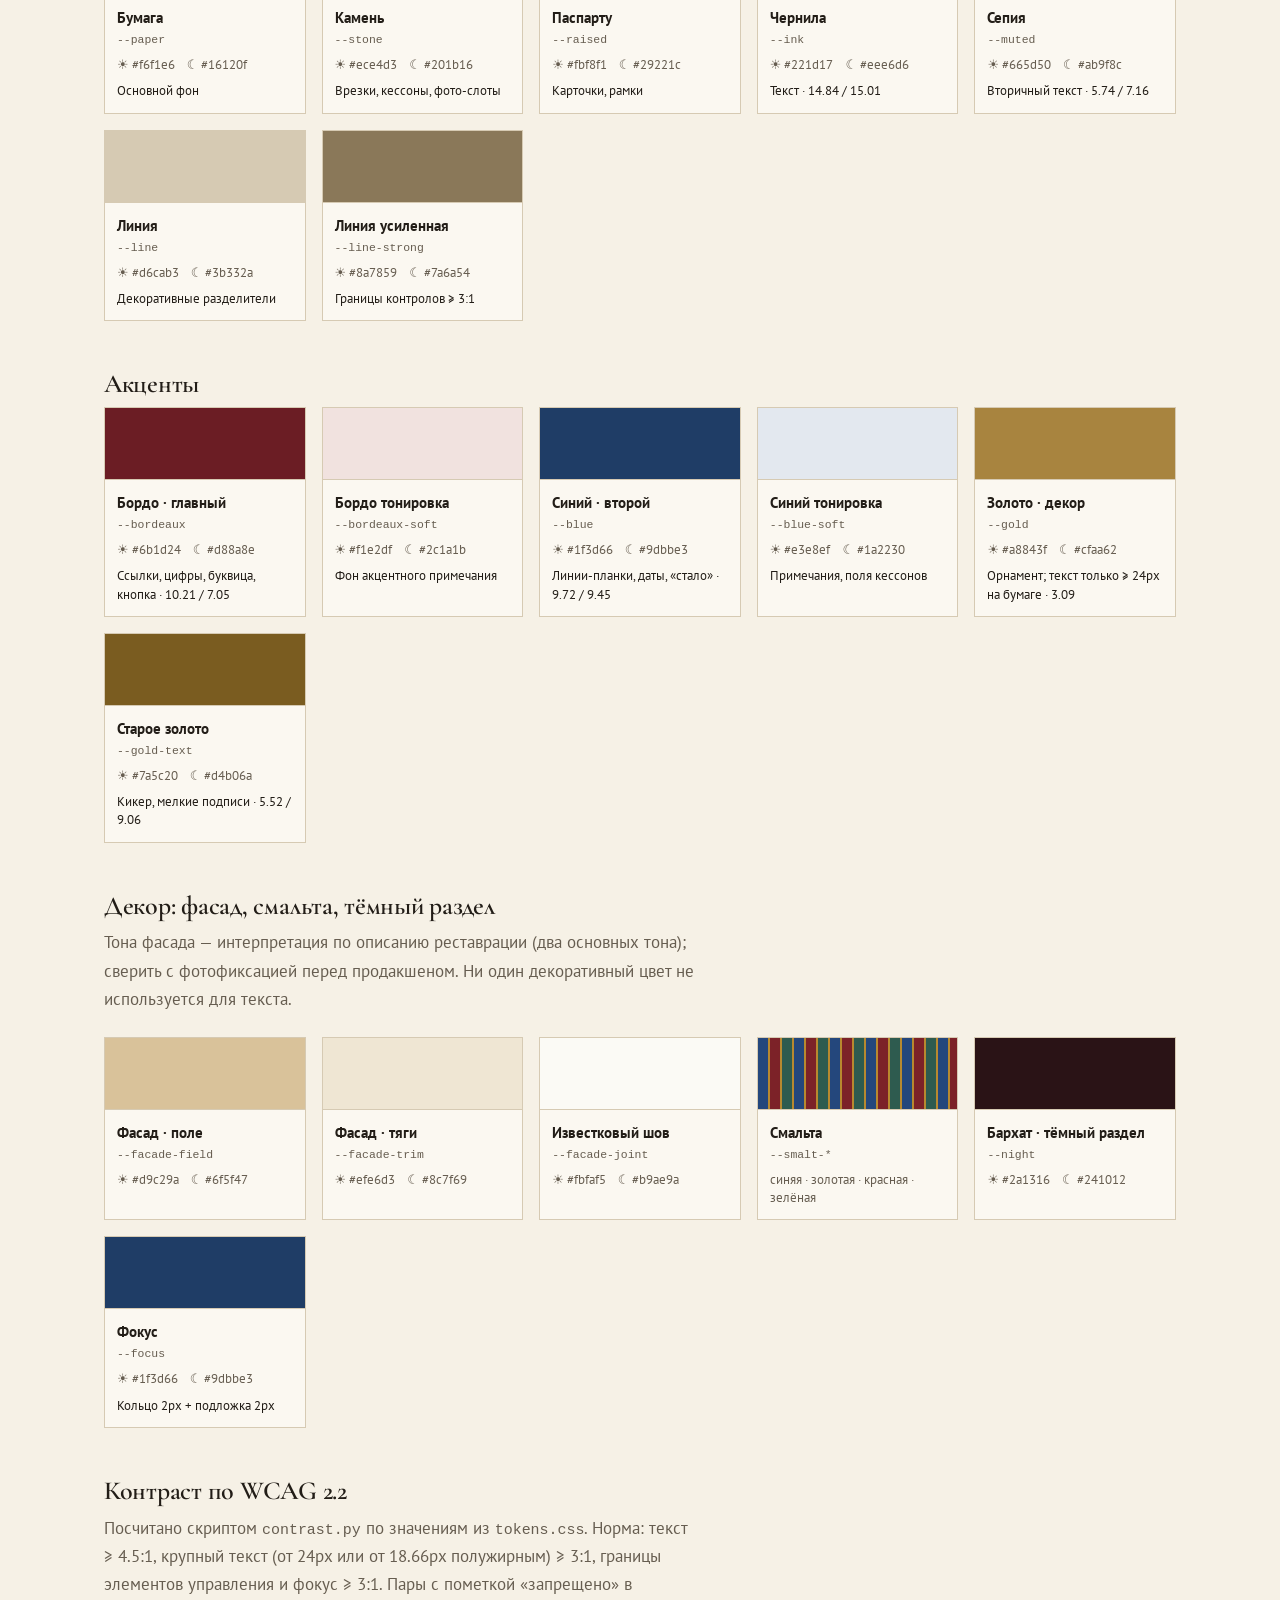
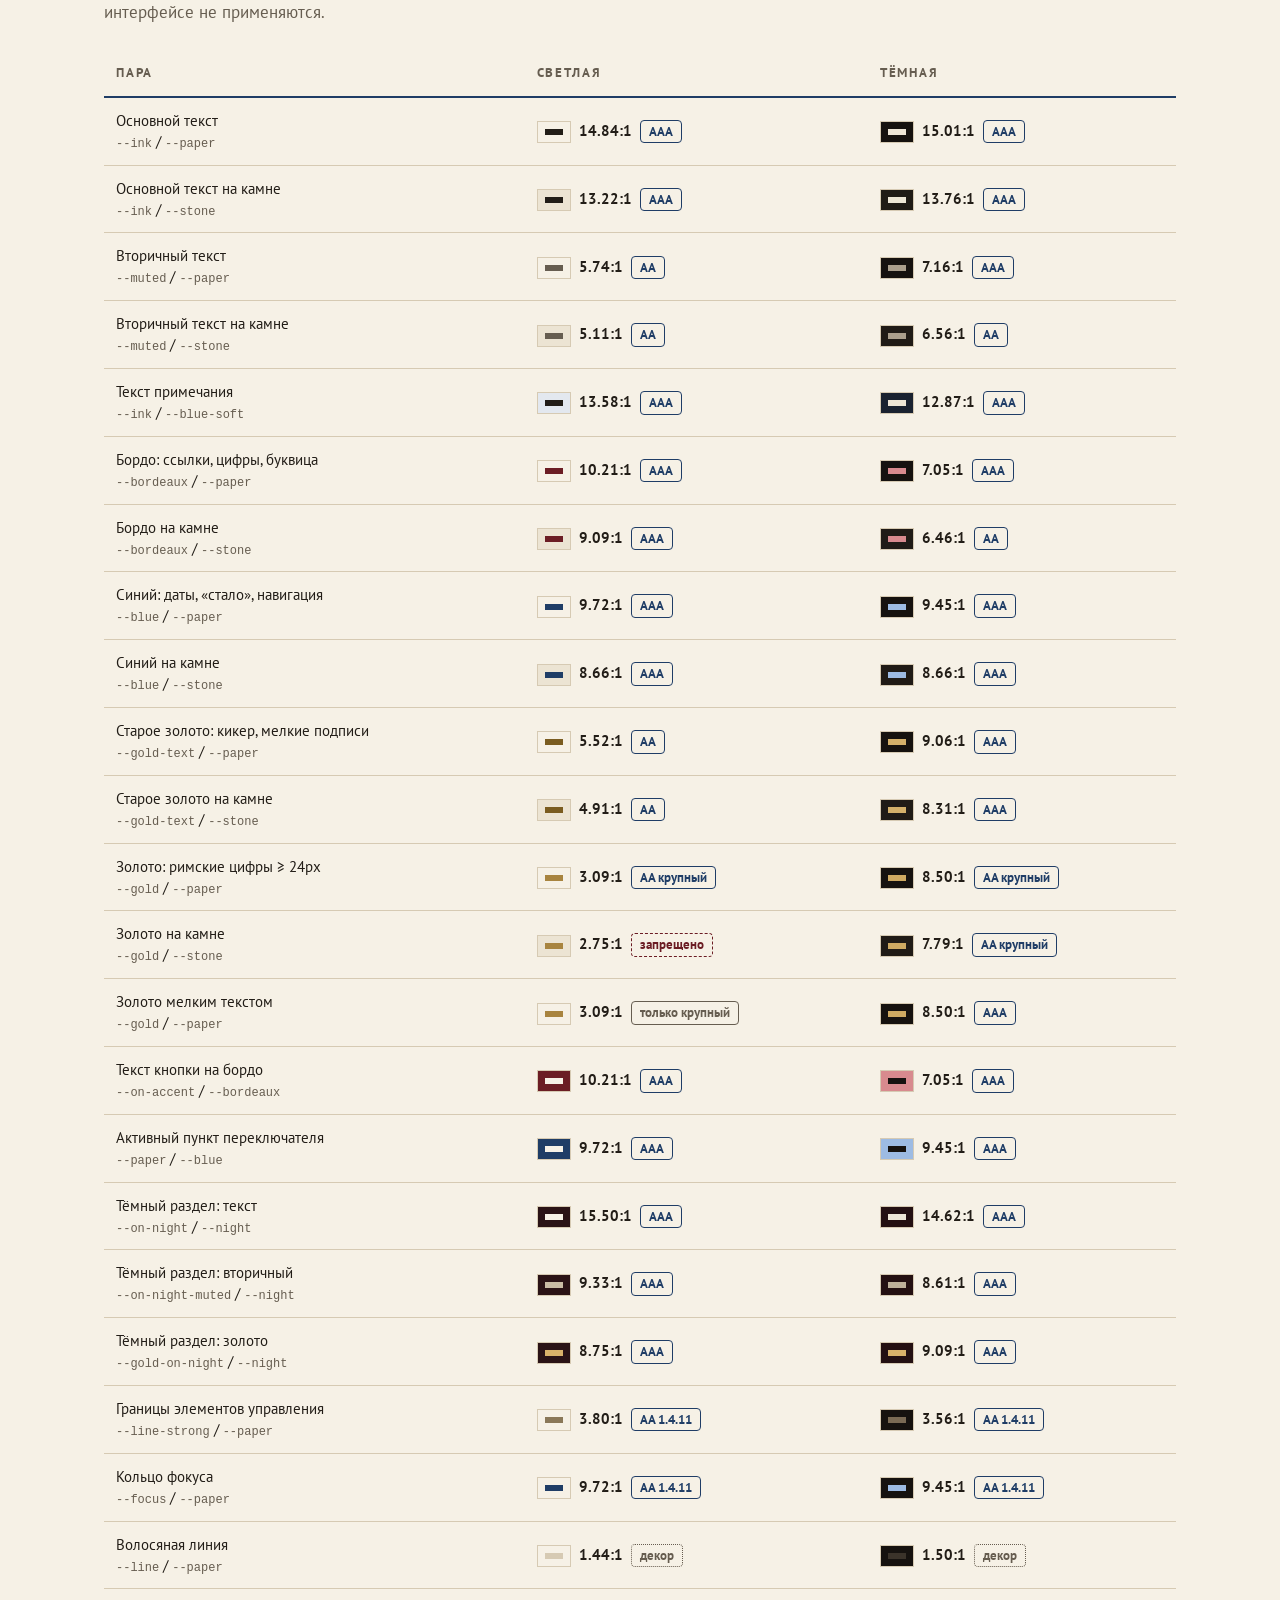
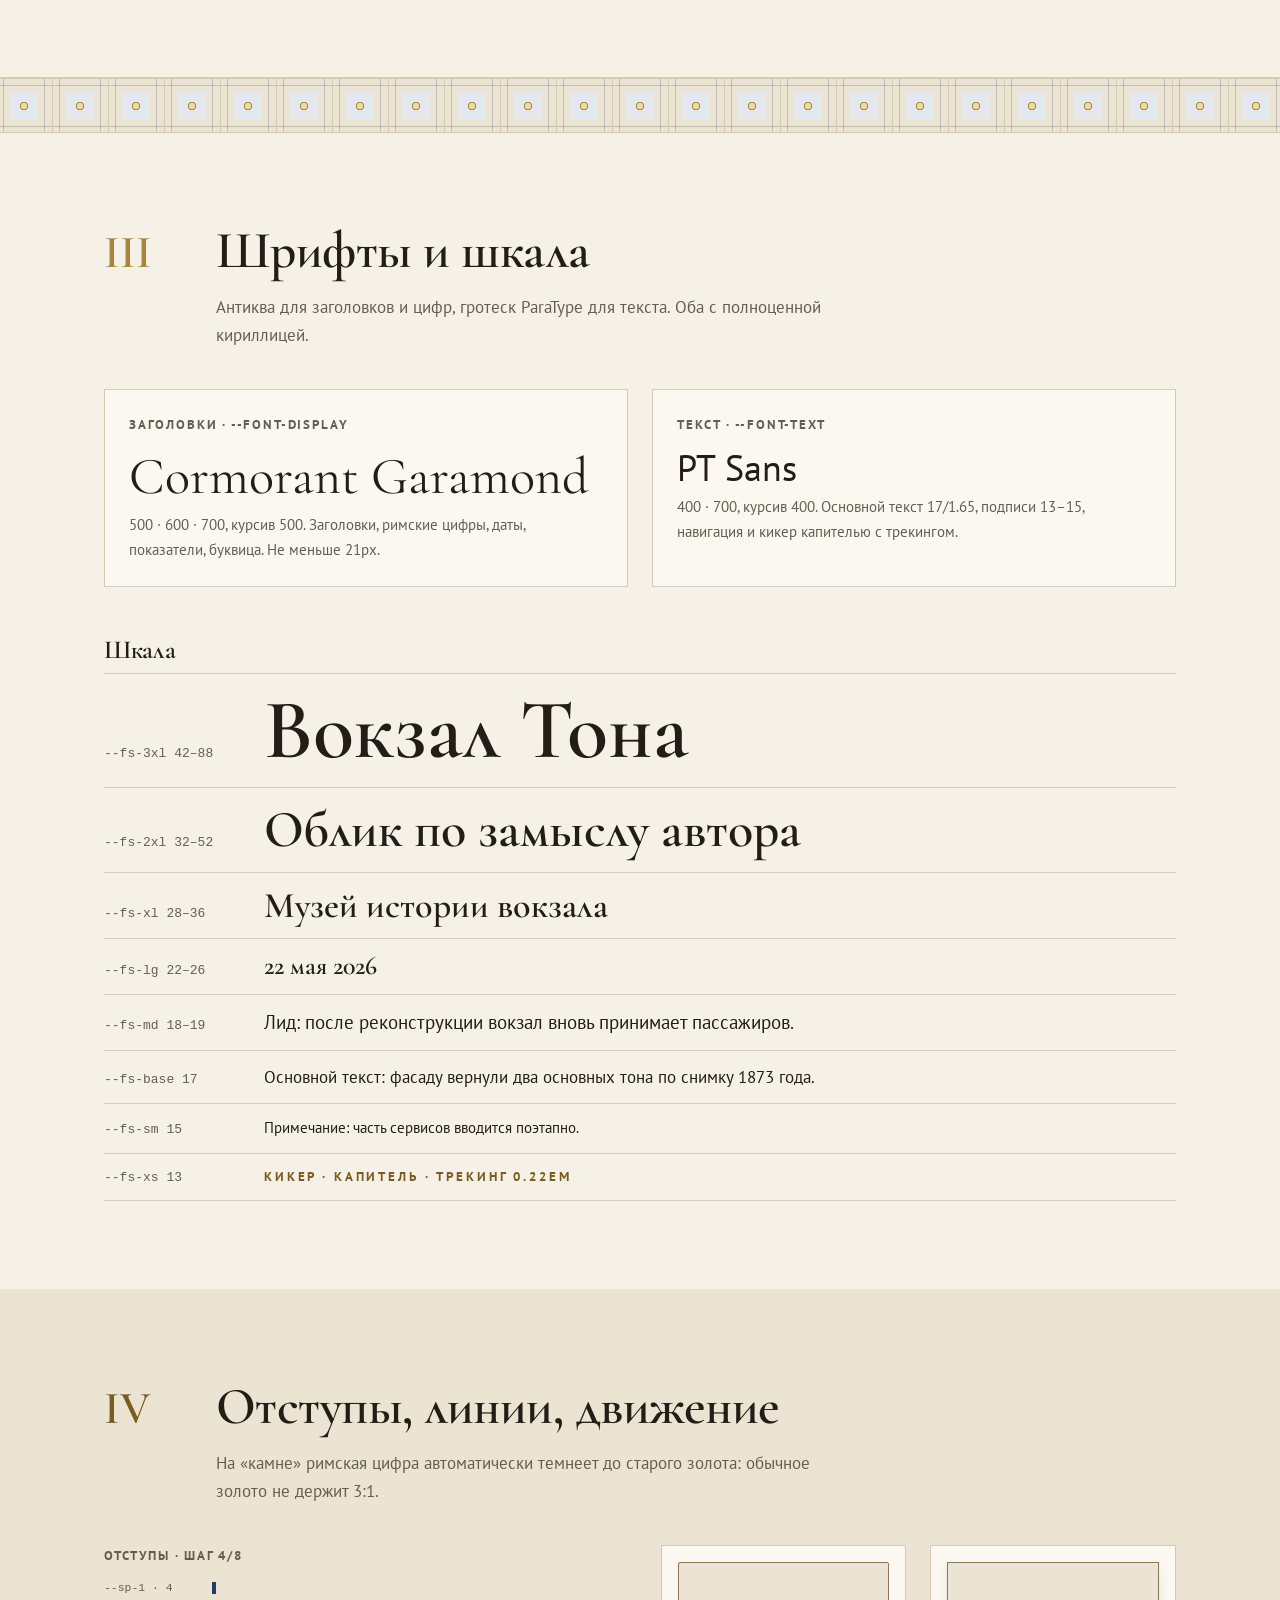
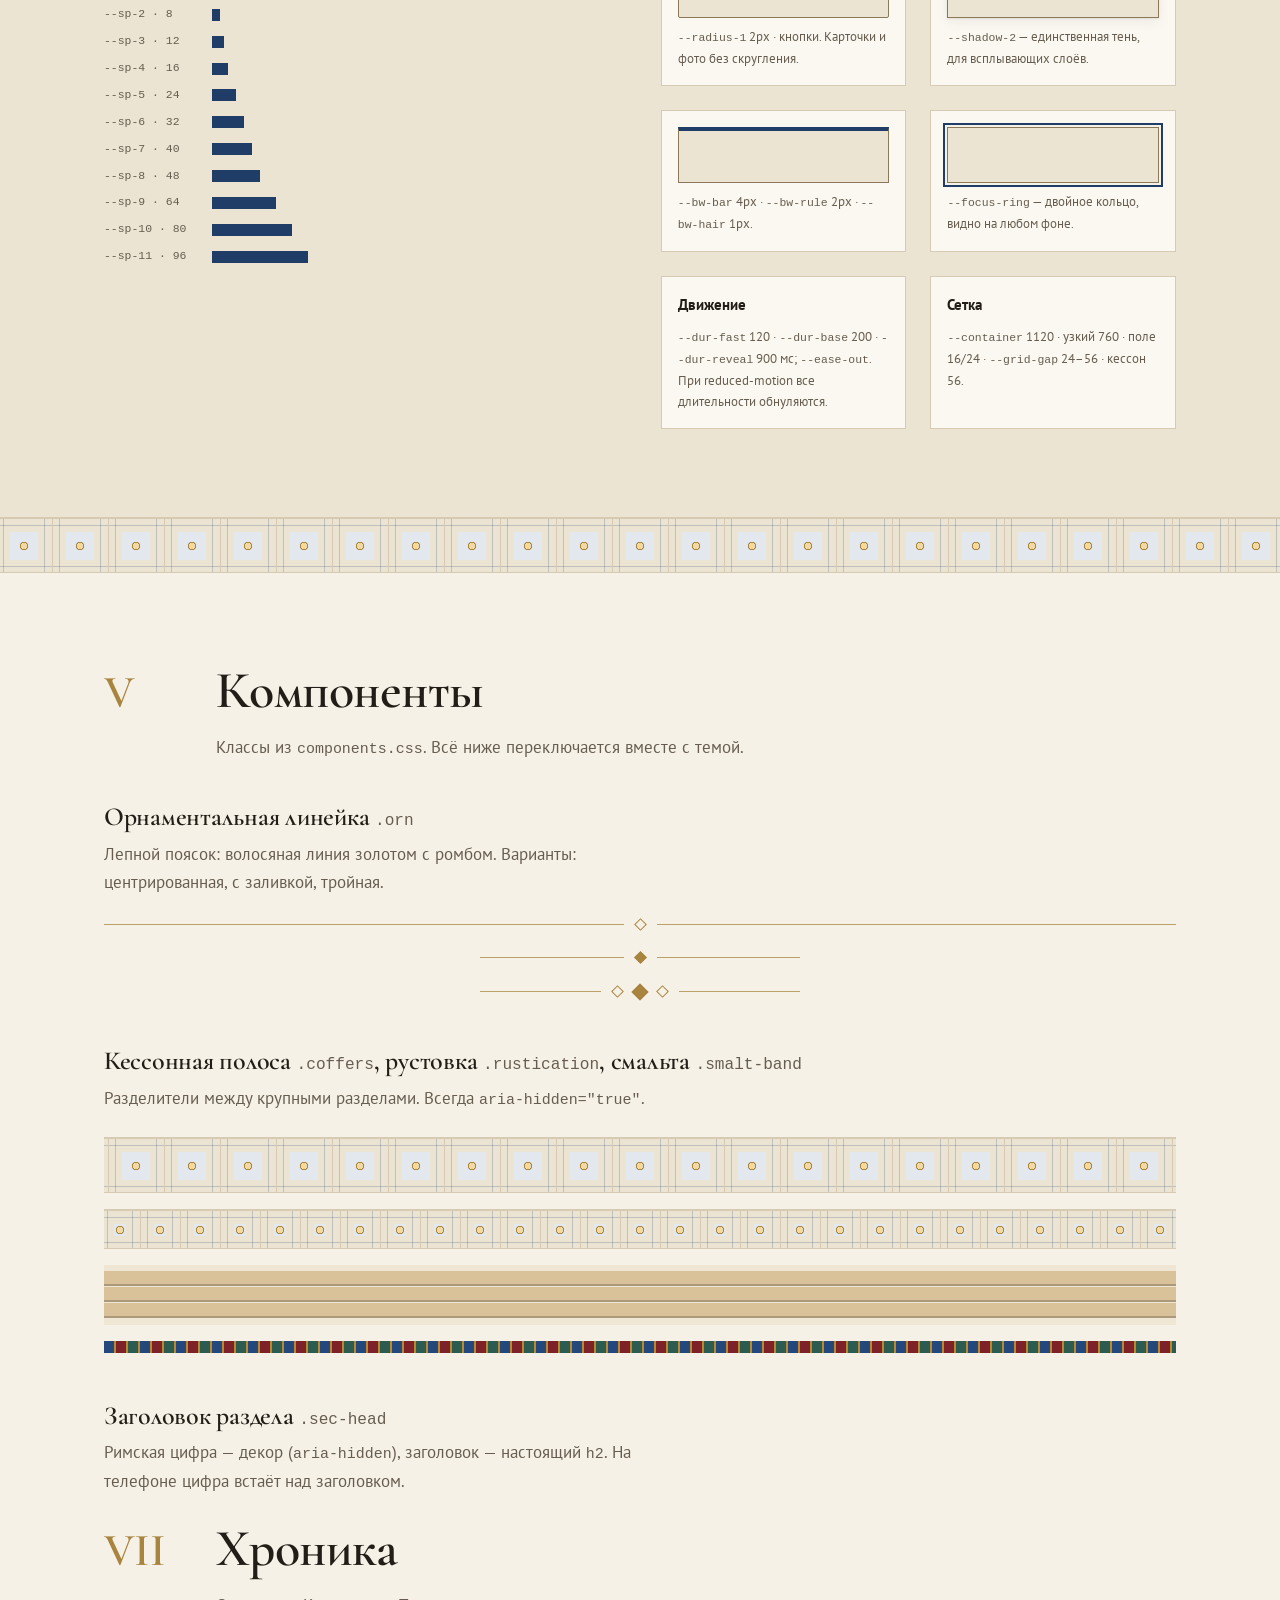
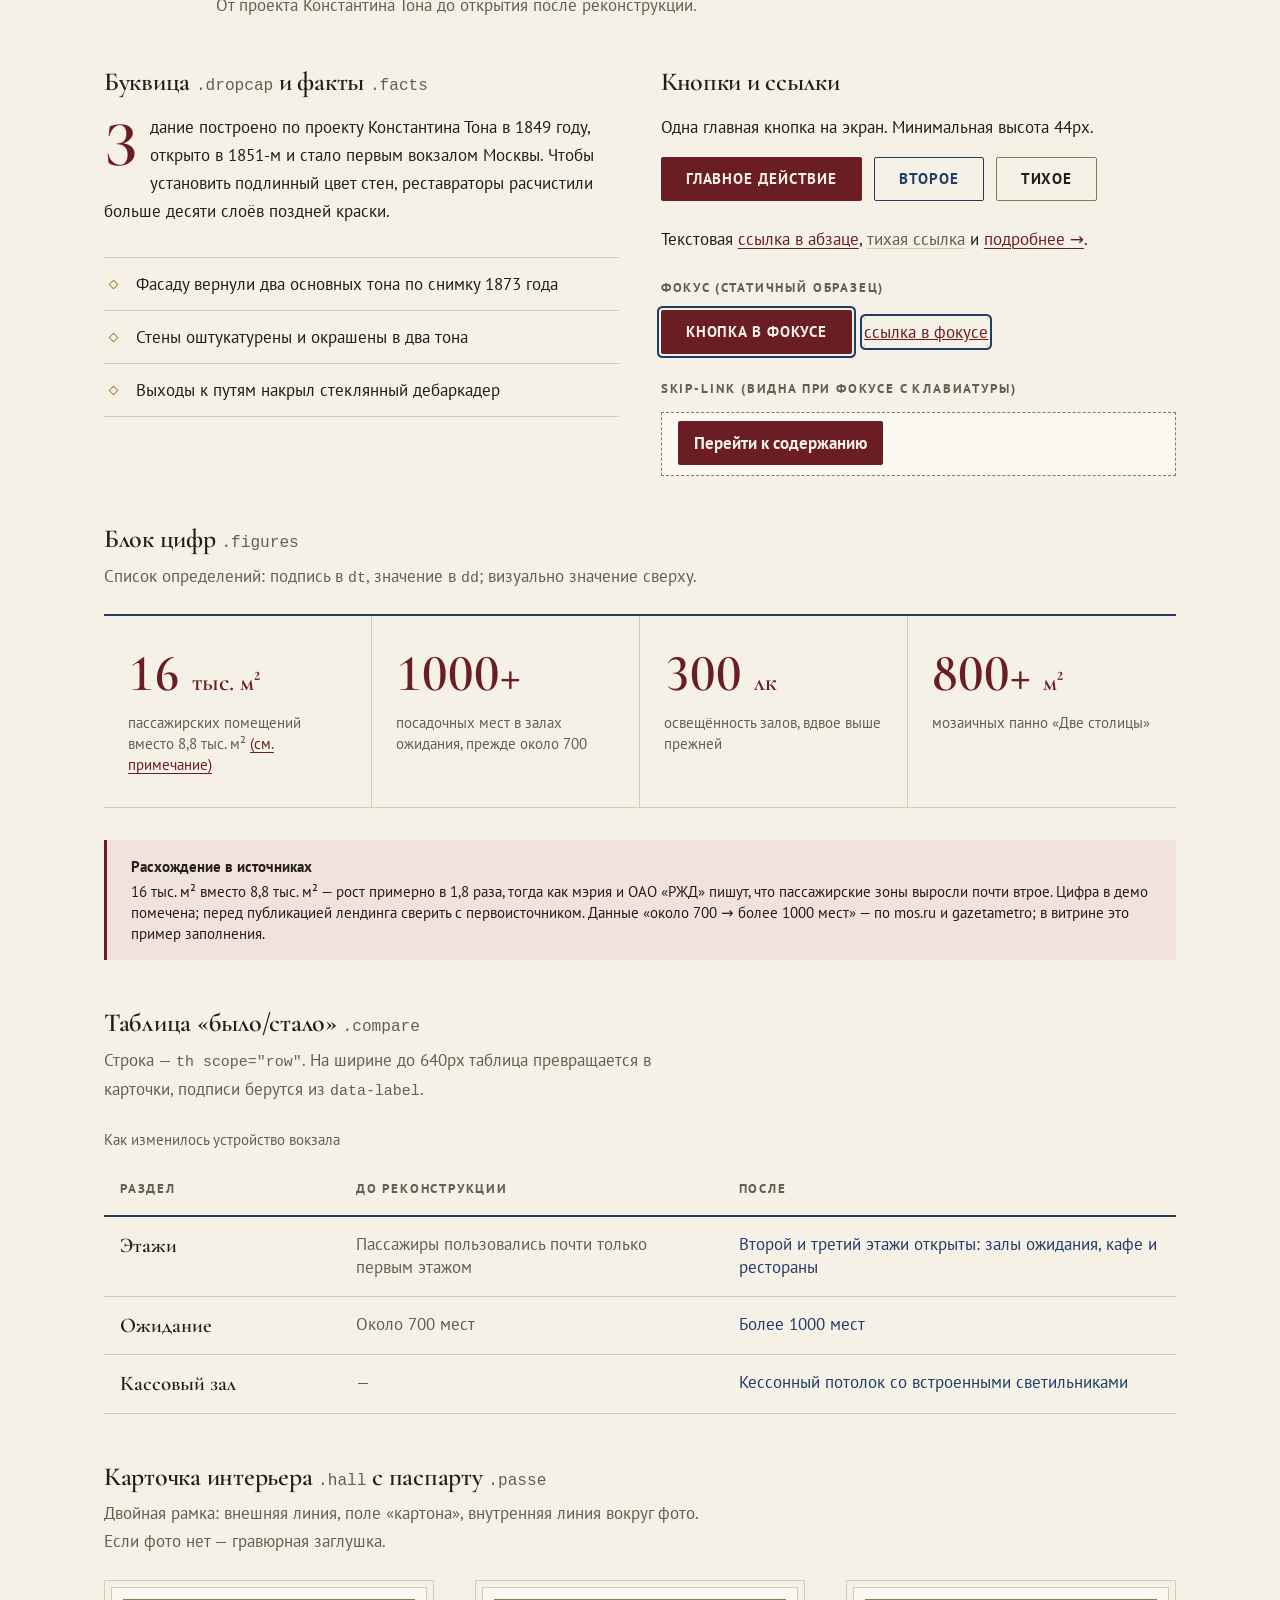
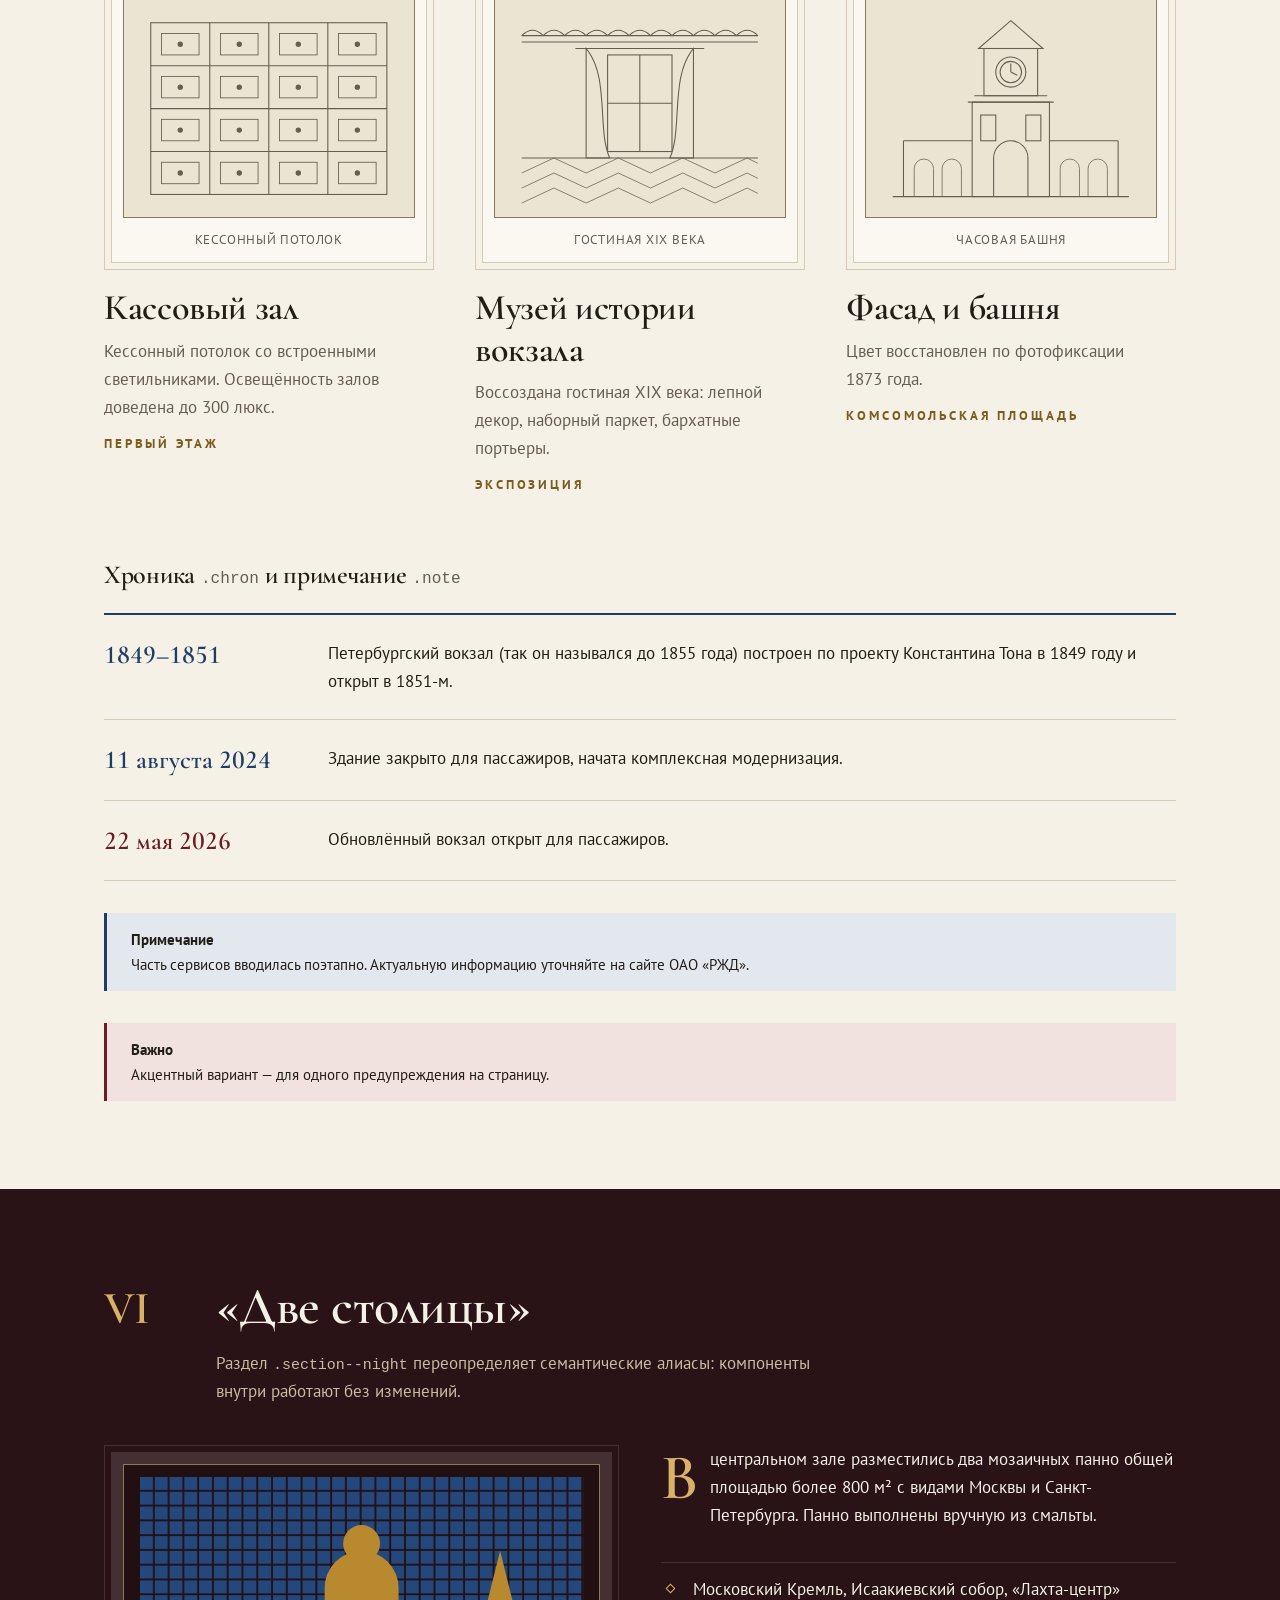
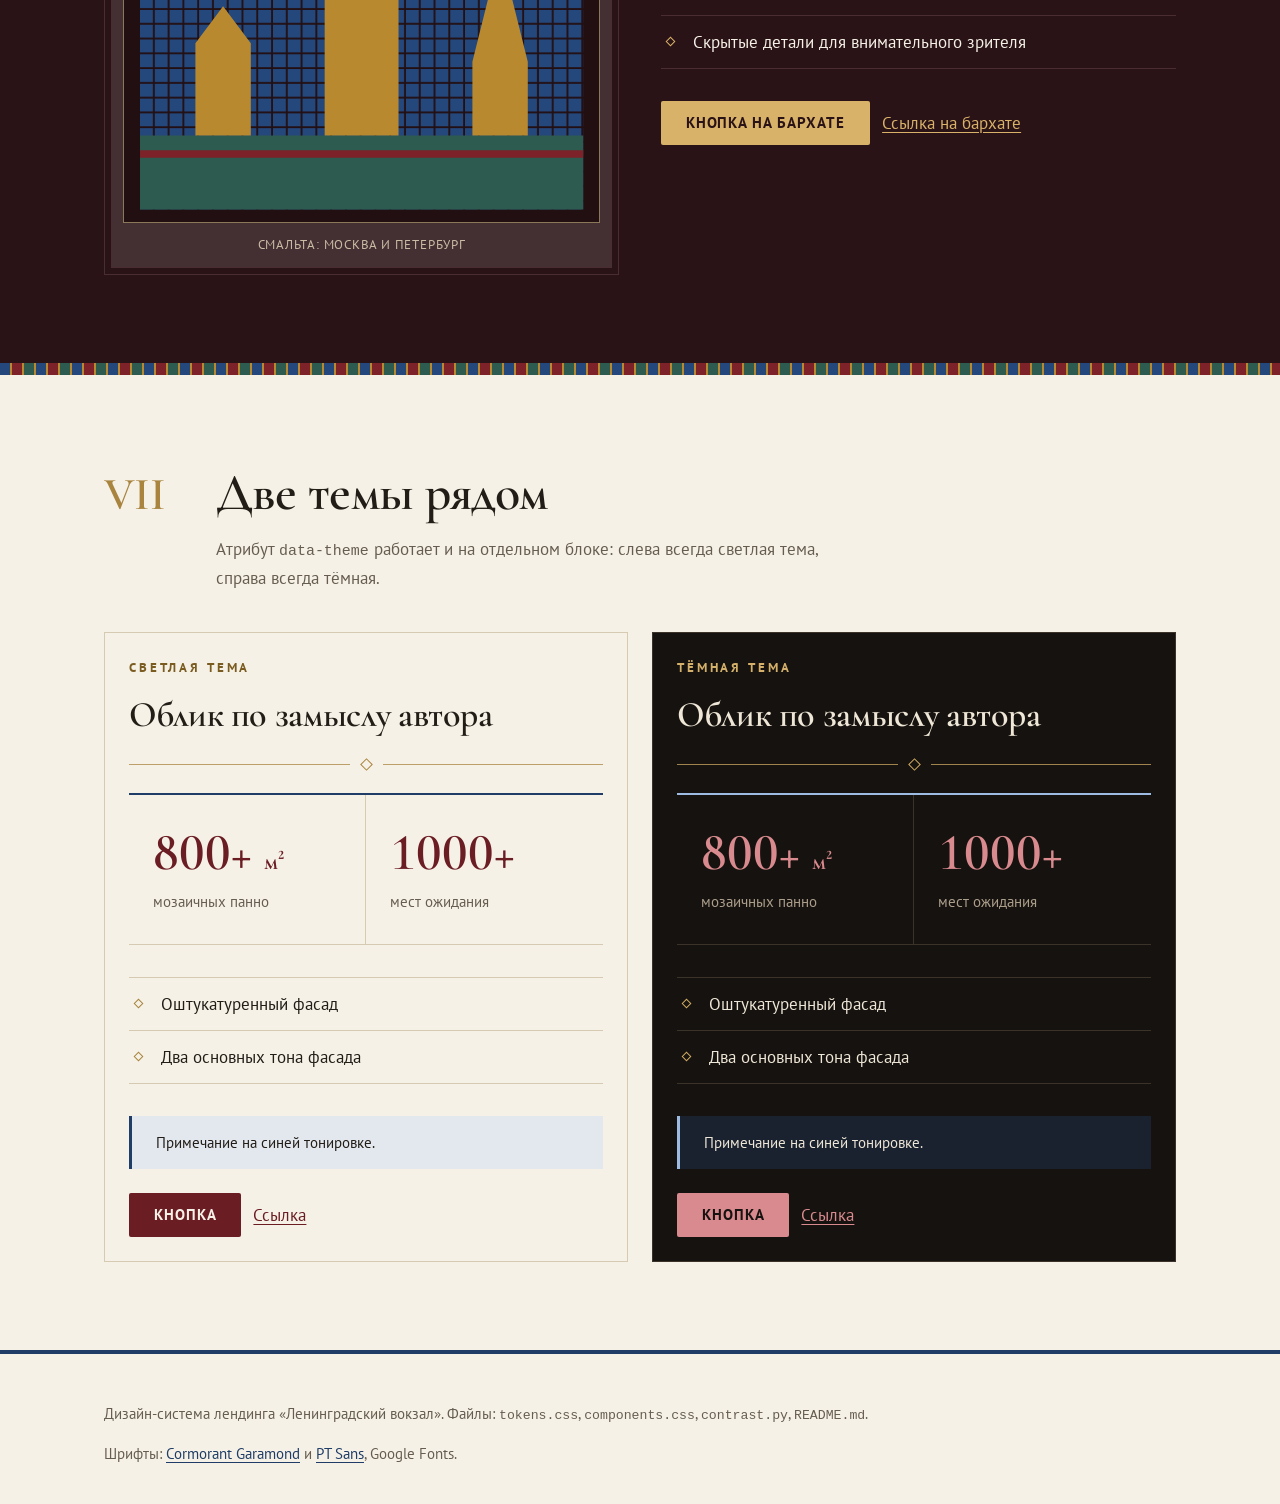
<file: design-system/index.html>
<!doctype html>
<html lang="ru">
<head>
<meta charset="utf-8">
<meta name="viewport" content="width=device-width, initial-scale=1">
<title>Дизайн-система вокзала</title>
<meta name="description" content="Дизайн-система лендинга о реконструкции Ленинградского вокзала: токены, палитра с контрастами, типографика и компоненты в светлой и тёмной теме.">
<script>
  /* Тема до первой отрисовки: без мигания */
  (function () {
    try {
      var t = localStorage.getItem("lv-theme");
      if (t === "light" || t === "dark") document.documentElement.setAttribute("data-theme", t);
    } catch (e) {}
  })();
</script>
<link rel="preconnect" href="https://fonts.googleapis.com">
<link rel="preconnect" href="https://fonts.gstatic.com" crossorigin>
<link href="https://fonts.googleapis.com/css2?family=Cormorant+Garamond:ital,wght@0,500;0,600;0,700;1,500&family=PT+Sans:ital,wght@0,400;0,700;1,400&display=swap" rel="stylesheet">
<link rel="stylesheet" href="tokens.css">
<link rel="stylesheet" href="components.css">
<style>
  /* Стили только для витрины */
  .sg-hero { text-align: center; padding: var(--sp-9) 0 var(--sp-8); }
  .sg-hero h1 em { font-style: italic; font-weight: var(--fw-medium); color: var(--accent); }
  .sg-hero .lead { margin-inline: auto; }
  .sg-actions { display: flex; flex-wrap: wrap; gap: var(--sp-3); justify-content: center; margin-top: var(--sp-6); }
  .sg-block { margin-top: var(--sp-8); }
  .sg-block > h3 { margin-bottom: var(--sp-2); }
  .sg-block > .sg-desc { color: var(--text-muted); max-width: var(--measure); margin-bottom: var(--sp-5); }
  .sg-label {
    display: block; margin-bottom: var(--sp-3);
    font-size: var(--fs-xs); font-weight: var(--fw-bold); letter-spacing: var(--tr-caps);
    text-transform: uppercase; color: var(--text-muted);
  }
  .sg-principles { display: grid; grid-template-columns: repeat(auto-fit, minmax(min(100%, 12rem), 1fr)); gap: 0; border-top: var(--bw-hair) solid var(--rule); border-left: var(--bw-hair) solid var(--rule); margin: 0; padding: 0; list-style: none; }
  .sg-principles li { padding: var(--sp-5); border-right: var(--bw-hair) solid var(--rule); border-bottom: var(--bw-hair) solid var(--rule); }
  .sg-principles h3 { color: var(--accent-2); margin-bottom: var(--sp-2); }
  .sg-principles p { margin: 0; color: var(--text-muted); font-size: var(--fs-sm); }

  /* Палитра */
  .sg-swatches { display: grid; grid-template-columns: repeat(auto-fill, minmax(min(100%, 12.5rem), 1fr)); gap: var(--sp-4); margin: 0; padding: 0; list-style: none; }
  .sg-swatch { border: var(--bw-hair) solid var(--rule); background: var(--surface); }
  .sg-chip { height: 72px; border-bottom: var(--bw-hair) solid var(--rule); }
  .sg-swatch div.sg-meta { padding: var(--sp-3); font-size: var(--fs-xs); line-height: var(--lh-snug); }
  .sg-swatch b { display: block; font-size: var(--fs-sm); margin-bottom: 2px; }
  .sg-swatch code { color: var(--text-muted); }
  .sg-hex { display: flex; gap: var(--sp-3); margin-top: var(--sp-2); color: var(--text-muted); }
  .sg-rule { margin-top: var(--sp-2); color: var(--text); }

  h3 code { font-size: .62em; font-weight: 400; color: var(--text-muted); letter-spacing: 0; }
  code { font-family: ui-monospace, "SFMono-Regular", Menlo, Consolas, monospace; font-size: .88em; }

  /* Таблица контрастов */
  .sg-scroll { overflow-x: auto; }
  .ct { width: 100%; min-width: 0; border-collapse: collapse; font-size: var(--fs-sm); }
  .ct th, .ct td { text-align: left; padding: var(--sp-3); border-bottom: var(--bw-hair) solid var(--rule); vertical-align: middle; }
  .ct thead th { border-bottom: var(--bw-rule) solid var(--accent-2); font-size: var(--fs-xs); letter-spacing: var(--tr-caps); text-transform: uppercase; color: var(--text-muted); }
  .ct tbody th { font-weight: var(--fw-regular); line-height: var(--lh-snug); }
  .ct tbody th code { color: var(--text-muted); font-size: .8em; }
  .ct td { white-space: nowrap; }
  .ct-sample { display: inline-grid; place-items: center; width: 34px; height: 22px; vertical-align: middle; border: var(--bw-hair) solid var(--rule); margin-right: var(--sp-1); }
  .ct-sample i { display: block; width: 18px; height: 6px; }
  .ct-badge { display: inline-block; padding: 0 var(--sp-2); margin-left: var(--sp-1); border: var(--bw-hair) solid currentColor; border-radius: var(--radius-2); font-size: var(--fs-xs); font-weight: var(--fw-bold); }
  .ct-badge--ok { color: var(--accent-2); }
  .ct-badge--warn { color: var(--text-muted); }
  .ct-badge--bad { color: var(--accent); border-style: dashed; }
  .ct-badge--info { color: var(--text-muted); border-style: dotted; }
  @media (max-width: 640px) {
    .ct thead { position: absolute; width: 1px; height: 1px; overflow: hidden; clip: rect(0 0 0 0); }
    .ct, .ct tbody, .ct tr, .ct th, .ct td { display: block; }
    .ct tr { padding: var(--sp-3) 0; border-bottom: var(--bw-hair) solid var(--rule); }
    .ct th, .ct td { border: 0; padding: var(--sp-1) 0; white-space: normal; }
    .ct td:nth-of-type(1)::before { content: "Светлая: "; color: var(--text-muted); }
    .ct td:nth-of-type(2)::before { content: "Тёмная: "; color: var(--text-muted); }
  }

  /* Типографика */
  .sg-fonts { display: grid; grid-template-columns: repeat(auto-fit, minmax(min(100%, 20rem), 1fr)); gap: var(--sp-5); }
  .sg-font { padding: var(--sp-5); border: var(--bw-hair) solid var(--rule); background: var(--surface); }
  .sg-font .sg-big { font-size: var(--fs-2xl); line-height: 1.1; margin: var(--sp-2) 0; }
  .sg-font p { margin: 0; color: var(--text-muted); font-size: var(--fs-sm); }
  .sg-scale { list-style: none; margin: 0; padding: 0; border-top: var(--bw-hair) solid var(--rule); }
  .sg-scale li { display: grid; grid-template-columns: 9rem 1fr; gap: var(--sp-4); align-items: baseline; padding: var(--sp-3) 0; border-bottom: var(--bw-hair) solid var(--rule); }
  .sg-scale code { font-size: var(--fs-xs); color: var(--text-muted); }
  .sg-scale span { overflow-wrap: anywhere; }
  @media (max-width: 520px) { .sg-scale li { grid-template-columns: 1fr; gap: var(--sp-1); } }

  /* Отступы и прочие шкалы */
  .sg-space { list-style: none; margin: 0; padding: 0; display: grid; gap: var(--sp-2); }
  .sg-space li { display: grid; grid-template-columns: 6rem 1fr; align-items: center; gap: var(--sp-3); font-size: var(--fs-xs); color: var(--text-muted); }
  .sg-space i { display: block; height: 12px; background: var(--accent-2); }
  .sg-grid3 { display: grid; grid-template-columns: repeat(auto-fit, minmax(min(100%, 14rem), 1fr)); gap: var(--sp-5); }
  .sg-tile { padding: var(--sp-4); border: var(--bw-hair) solid var(--rule); background: var(--surface); font-size: var(--fs-sm); }
  .sg-tile p { margin: var(--sp-2) 0 0; color: var(--text-muted); font-size: var(--fs-xs); }
  .sg-demo-box { height: 56px; background: var(--bg-alt); border: var(--bw-hair) solid var(--line-strong); }

  /* Две темы рядом */
  .sg-islands { display: grid; grid-template-columns: repeat(auto-fit, minmax(min(100%, 26rem), 1fr)); gap: var(--sp-5); }
  .sg-island { background: var(--bg); color: var(--text); border: var(--bw-hair) solid var(--rule); padding: var(--sp-5); }
  .sg-island .figures { grid-template-columns: 1fr 1fr; }
  .sg-island .figures__item:nth-child(2n) { border-right: 0; }

  .sg-row { display: flex; flex-wrap: wrap; gap: var(--sp-3); align-items: center; }
  .sg-demo-focus { box-shadow: var(--focus-ring); }
  .sg-two { display: grid; grid-template-columns: 1fr 1fr; gap: var(--grid-gap); align-items: start; }
  @media (max-width: 820px) { .sg-two { grid-template-columns: 1fr; } }
  .sg-skip-demo { position: relative; height: 64px; border: var(--bw-hair) dashed var(--line-strong); background: var(--surface); }
  .sg-skip-demo .skip-link { position: absolute; transform: none; }
  .sg-mosaic-art { aspect-ratio: 4 / 3; }
</style>
</head>
<body>
<a class="skip-link" href="#main">Перейти к содержанию</a>

<header class="topbar">
  <div class="wrap topbar__inner">
    <a class="brand" href="#main">
      <svg viewBox="0 0 22 28" fill="none" stroke="currentColor" stroke-width="1.2" aria-hidden="true">
        <path d="M11 1 L18 7 H4 Z"/><rect x="5" y="7" width="12" height="9"/><circle cx="11" cy="11.5" r="3"/><path d="M11 11.5 V9.6 M11 11.5 L12.4 12.3"/><rect x="2" y="16" width="18" height="11"/><path d="M8 27 V21 a3 3 0 0 1 6 0 V27"/>
      </svg>
      Ленинградский вокзал
    </a>
    <nav class="topnav" aria-label="Разделы витрины">
      <ul>
        <li><a href="#palette" aria-current="true">Палитра</a></li>
        <li><a href="#type">Шрифты</a></li>
        <li><a href="#scales">Шкалы</a></li>
        <li><a href="#components">Компоненты</a></li>
        <li><a href="#themes">Темы</a></li>
      </ul>
    </nav>
    <fieldset class="theme-switch">
      <legend class="visually-hidden">Тема оформления</legend>
      <label><input type="radio" name="theme" value="auto" checked><span>Авто</span></label>
      <label><input type="radio" name="theme" value="light"><span>Светлая</span></label>
      <label><input type="radio" name="theme" value="dark"><span>Тёмная</span></label>
    </fieldset>
  </div>
</header>

<main id="main" tabindex="-1">
  <div class="sg-hero">
    <div class="wrap">
      <p class="kicker">Москва · Комсомольская площадь · 1849–1851 / 2024–2026</p>
      <h1>Дизайн-система <em>вокзала Тона</em></h1>
      <div class="orn orn--center" aria-hidden="true"><i class="orn__d"></i></div>
      <p class="lead">Токены и компоненты для лендинга о реконструкции Ленинградского вокзала. Классический, официальный, деловой тон: бумага и камень, чернила, бордо и синий; золото — только орнамент.</p>
      <div class="sg-actions">
        <a class="btn btn--primary" href="#components">Компоненты</a>
        <a class="btn btn--secondary" href="#palette">Палитра и контраст</a>
      </div>
    </div>
  </div>

  <div class="coffers" aria-hidden="true"></div>

  <!-- I. Принципы -->
  <section class="section" aria-labelledby="h-principles">
    <div class="wrap">
      <div class="sec-head">
        <span class="sec-head__no" aria-hidden="true">I</span>
        <h2 class="sec-head__title" id="h-principles">Принципы</h2>
        <p class="sec-head__desc">Пять мотивов реставрации, переведённые в правила интерфейса.</p>
      </div>
      <ul class="sg-principles">
        <li><h3>Фасад 1873&nbsp;года</h3><p>Два основных тона по оштукатуренной стене: спокойный тёплый фон, тонкие светлые линии-членения вместо теней.</p></li>
        <li><h3>Кессонный потолок</h3><p>Модульная сетка с шагом 56px, разделители-кессоны со «встроенным светильником» между крупными разделами.</p></li>
        <li><h3>Гостиная XIX века</h3><p>Лепнина — орнаментальные линейки и ромбы; бархат — бордо; паркет — строгий ритм линий в таблицах и списках.</p></li>
        <li><h3>Смальта «Две столицы»</h3><p>Глубокий тёмный раздел и полоса смальты — единственное место для насыщенной многоцветности.</p></li>
        <li><h3>Часовая башня</h3><p>Римские цифры разделов, даты хроники крупной антиквой, симметрия и центральная ось в шапке.</p></li>
      </ul>
    </div>
  </section>

  <div class="rustication" aria-hidden="true"></div>

  <!-- II. Палитра -->
  <section class="section" id="palette" aria-labelledby="h-palette">
    <div class="wrap">
      <div class="sec-head">
        <span class="sec-head__no" aria-hidden="true">II</span>
        <h2 class="sec-head__title" id="h-palette">Палитра</h2>
        <p class="sec-head__desc">Плашки показывают цвет текущей темы; ниже указаны значения для светлой (☀) и тёмной (☾) тем.</p>
      </div>

      <div class="sg-block" style="margin-top:0">
        <h3>Поверхности и текст</h3>
        <ul class="sg-swatches">
          <li class="sg-swatch"><div class="sg-chip" style="background:var(--paper)"></div><div class="sg-meta"><b>Бумага</b><code>--paper</code><div class="sg-hex"><span>☀ #f6f1e6</span><span>☾ #16120f</span></div><div class="sg-rule">Основной фон</div></div></li>
          <li class="sg-swatch"><div class="sg-chip" style="background:var(--stone)"></div><div class="sg-meta"><b>Камень</b><code>--stone</code><div class="sg-hex"><span>☀ #ece4d3</span><span>☾ #201b16</span></div><div class="sg-rule">Врезки, кессоны, фото-слоты</div></div></li>
          <li class="sg-swatch"><div class="sg-chip" style="background:var(--raised)"></div><div class="sg-meta"><b>Паспарту</b><code>--raised</code><div class="sg-hex"><span>☀ #fbf8f1</span><span>☾ #29221c</span></div><div class="sg-rule">Карточки, рамки</div></div></li>
          <li class="sg-swatch"><div class="sg-chip" style="background:var(--ink)"></div><div class="sg-meta"><b>Чернила</b><code>--ink</code><div class="sg-hex"><span>☀ #221d17</span><span>☾ #eee6d6</span></div><div class="sg-rule">Текст · 14.84 / 15.01</div></div></li>
          <li class="sg-swatch"><div class="sg-chip" style="background:var(--muted)"></div><div class="sg-meta"><b>Сепия</b><code>--muted</code><div class="sg-hex"><span>☀ #665d50</span><span>☾ #ab9f8c</span></div><div class="sg-rule">Вторичный текст · 5.74 / 7.16</div></div></li>
          <li class="sg-swatch"><div class="sg-chip" style="background:var(--line)"></div><div class="sg-meta"><b>Линия</b><code>--line</code><div class="sg-hex"><span>☀ #d6cab3</span><span>☾ #3b332a</span></div><div class="sg-rule">Декоративные разделители</div></div></li>
          <li class="sg-swatch"><div class="sg-chip" style="background:var(--line-strong)"></div><div class="sg-meta"><b>Линия усиленная</b><code>--line-strong</code><div class="sg-hex"><span>☀ #8a7859</span><span>☾ #7a6a54</span></div><div class="sg-rule">Границы контролов ≥ 3:1</div></div></li>
        </ul>
      </div>

      <div class="sg-block">
        <h3>Акценты</h3>
        <ul class="sg-swatches">
          <li class="sg-swatch"><div class="sg-chip" style="background:var(--bordeaux)"></div><div class="sg-meta"><b>Бордо · главный</b><code>--bordeaux</code><div class="sg-hex"><span>☀ #6b1d24</span><span>☾ #d88a8e</span></div><div class="sg-rule">Ссылки, цифры, буквица, кнопка · 10.21 / 7.05</div></div></li>
          <li class="sg-swatch"><div class="sg-chip" style="background:var(--bordeaux-soft)"></div><div class="sg-meta"><b>Бордо тонировка</b><code>--bordeaux-soft</code><div class="sg-hex"><span>☀ #f1e2df</span><span>☾ #2c1a1b</span></div><div class="sg-rule">Фон акцентного примечания</div></div></li>
          <li class="sg-swatch"><div class="sg-chip" style="background:var(--blue)"></div><div class="sg-meta"><b>Синий · второй</b><code>--blue</code><div class="sg-hex"><span>☀ #1f3d66</span><span>☾ #9dbbe3</span></div><div class="sg-rule">Линии-планки, даты, «стало» · 9.72 / 9.45</div></div></li>
          <li class="sg-swatch"><div class="sg-chip" style="background:var(--blue-soft)"></div><div class="sg-meta"><b>Синий тонировка</b><code>--blue-soft</code><div class="sg-hex"><span>☀ #e3e8ef</span><span>☾ #1a2230</span></div><div class="sg-rule">Примечания, поля кессонов</div></div></li>
          <li class="sg-swatch"><div class="sg-chip" style="background:var(--gold)"></div><div class="sg-meta"><b>Золото · декор</b><code>--gold</code><div class="sg-hex"><span>☀ #a8843f</span><span>☾ #cfaa62</span></div><div class="sg-rule">Орнамент; текст только ≥ 24px на бумаге · 3.09</div></div></li>
          <li class="sg-swatch"><div class="sg-chip" style="background:var(--gold-text)"></div><div class="sg-meta"><b>Старое золото</b><code>--gold-text</code><div class="sg-hex"><span>☀ #7a5c20</span><span>☾ #d4b06a</span></div><div class="sg-rule">Кикер, мелкие подписи · 5.52 / 9.06</div></div></li>
        </ul>
      </div>

      <div class="sg-block">
        <h3>Декор: фасад, смальта, тёмный раздел</h3>
        <p class="sg-desc">Тона фасада — интерпретация по описанию реставрации (два основных тона); сверить с фотофиксацией перед продакшеном. Ни один декоративный цвет не используется для текста.</p>
        <ul class="sg-swatches">
          <li class="sg-swatch"><div class="sg-chip" style="background:var(--facade-field)"></div><div class="sg-meta"><b>Фасад · поле</b><code>--facade-field</code><div class="sg-hex"><span>☀ #d9c29a</span><span>☾ #6f5f47</span></div></div></li>
          <li class="sg-swatch"><div class="sg-chip" style="background:var(--facade-trim)"></div><div class="sg-meta"><b>Фасад · тяги</b><code>--facade-trim</code><div class="sg-hex"><span>☀ #efe6d3</span><span>☾ #8c7f69</span></div></div></li>
          <li class="sg-swatch"><div class="sg-chip" style="background:var(--facade-joint)"></div><div class="sg-meta"><b>Известковый шов</b><code>--facade-joint</code><div class="sg-hex"><span>☀ #fbfaf5</span><span>☾ #b9ae9a</span></div></div></li>
          <li class="sg-swatch"><div class="sg-chip smalt-band" style="height:72px"></div><div class="sg-meta"><b>Смальта</b><code>--smalt-*</code><div class="sg-hex"><span>синяя · золотая · красная · зелёная</span></div></div></li>
          <li class="sg-swatch"><div class="sg-chip" style="background:var(--night)"></div><div class="sg-meta"><b>Бархат · тёмный раздел</b><code>--night</code><div class="sg-hex"><span>☀ #2a1316</span><span>☾ #241012</span></div></div></li>
          <li class="sg-swatch"><div class="sg-chip" style="background:var(--focus)"></div><div class="sg-meta"><b>Фокус</b><code>--focus</code><div class="sg-hex"><span>☀ #1f3d66</span><span>☾ #9dbbe3</span></div><div class="sg-rule">Кольцо 2px + подложка 2px</div></div></li>
        </ul>
      </div>

      <div class="sg-block">
        <h3>Контраст по WCAG 2.2</h3>
        <p class="sg-desc">Посчитано скриптом <code>contrast.py</code> по значениям из <code>tokens.css</code>. Норма: текст ≥ 4.5:1, крупный текст (от 24px или от 18.66px полужирным) ≥ 3:1, границы элементов управления и фокус ≥ 3:1. Пары с пометкой «запрещено» в интерфейсе не применяются.</p>
        <div class="sg-scroll">
          <table class="ct">
            <caption class="visually-hidden">Коэффициенты контраста пар токенов в светлой и тёмной темах</caption>
            <thead><tr><th scope="col">Пара</th><th scope="col">Светлая</th><th scope="col">Тёмная</th></tr></thead>
            <tbody>
<!-- contrast:start -->
<tr><th scope="row">Основной текст<br><code>--ink</code> / <code>--paper</code></th><td><span class="ct-sample" style="background:#f6f1e6" aria-hidden="true"><i style="background:#221d17"></i></span> <b>14.84:1</b> <span class="ct-badge ct-badge--ok">AAA</span></td><td><span class="ct-sample" style="background:#16120f" aria-hidden="true"><i style="background:#eee6d6"></i></span> <b>15.01:1</b> <span class="ct-badge ct-badge--ok">AAA</span></td></tr>
<tr><th scope="row">Основной текст на камне<br><code>--ink</code> / <code>--stone</code></th><td><span class="ct-sample" style="background:#ece4d3" aria-hidden="true"><i style="background:#221d17"></i></span> <b>13.22:1</b> <span class="ct-badge ct-badge--ok">AAA</span></td><td><span class="ct-sample" style="background:#201b16" aria-hidden="true"><i style="background:#eee6d6"></i></span> <b>13.76:1</b> <span class="ct-badge ct-badge--ok">AAA</span></td></tr>
<tr><th scope="row">Вторичный текст<br><code>--muted</code> / <code>--paper</code></th><td><span class="ct-sample" style="background:#f6f1e6" aria-hidden="true"><i style="background:#665d50"></i></span> <b>5.74:1</b> <span class="ct-badge ct-badge--ok">AA</span></td><td><span class="ct-sample" style="background:#16120f" aria-hidden="true"><i style="background:#ab9f8c"></i></span> <b>7.16:1</b> <span class="ct-badge ct-badge--ok">AAA</span></td></tr>
<tr><th scope="row">Вторичный текст на камне<br><code>--muted</code> / <code>--stone</code></th><td><span class="ct-sample" style="background:#ece4d3" aria-hidden="true"><i style="background:#665d50"></i></span> <b>5.11:1</b> <span class="ct-badge ct-badge--ok">AA</span></td><td><span class="ct-sample" style="background:#201b16" aria-hidden="true"><i style="background:#ab9f8c"></i></span> <b>6.56:1</b> <span class="ct-badge ct-badge--ok">AA</span></td></tr>
<tr><th scope="row">Текст примечания<br><code>--ink</code> / <code>--blue-soft</code></th><td><span class="ct-sample" style="background:#e3e8ef" aria-hidden="true"><i style="background:#221d17"></i></span> <b>13.58:1</b> <span class="ct-badge ct-badge--ok">AAA</span></td><td><span class="ct-sample" style="background:#1a2230" aria-hidden="true"><i style="background:#eee6d6"></i></span> <b>12.87:1</b> <span class="ct-badge ct-badge--ok">AAA</span></td></tr>
<tr><th scope="row">Бордо: ссылки, цифры, буквица<br><code>--bordeaux</code> / <code>--paper</code></th><td><span class="ct-sample" style="background:#f6f1e6" aria-hidden="true"><i style="background:#6b1d24"></i></span> <b>10.21:1</b> <span class="ct-badge ct-badge--ok">AAA</span></td><td><span class="ct-sample" style="background:#16120f" aria-hidden="true"><i style="background:#d88a8e"></i></span> <b>7.05:1</b> <span class="ct-badge ct-badge--ok">AAA</span></td></tr>
<tr><th scope="row">Бордо на камне<br><code>--bordeaux</code> / <code>--stone</code></th><td><span class="ct-sample" style="background:#ece4d3" aria-hidden="true"><i style="background:#6b1d24"></i></span> <b>9.09:1</b> <span class="ct-badge ct-badge--ok">AAA</span></td><td><span class="ct-sample" style="background:#201b16" aria-hidden="true"><i style="background:#d88a8e"></i></span> <b>6.46:1</b> <span class="ct-badge ct-badge--ok">AA</span></td></tr>
<tr><th scope="row">Синий: даты, «стало», навигация<br><code>--blue</code> / <code>--paper</code></th><td><span class="ct-sample" style="background:#f6f1e6" aria-hidden="true"><i style="background:#1f3d66"></i></span> <b>9.72:1</b> <span class="ct-badge ct-badge--ok">AAA</span></td><td><span class="ct-sample" style="background:#16120f" aria-hidden="true"><i style="background:#9dbbe3"></i></span> <b>9.45:1</b> <span class="ct-badge ct-badge--ok">AAA</span></td></tr>
<tr><th scope="row">Синий на камне<br><code>--blue</code> / <code>--stone</code></th><td><span class="ct-sample" style="background:#ece4d3" aria-hidden="true"><i style="background:#1f3d66"></i></span> <b>8.66:1</b> <span class="ct-badge ct-badge--ok">AAA</span></td><td><span class="ct-sample" style="background:#201b16" aria-hidden="true"><i style="background:#9dbbe3"></i></span> <b>8.66:1</b> <span class="ct-badge ct-badge--ok">AAA</span></td></tr>
<tr><th scope="row">Старое золото: кикер, мелкие подписи<br><code>--gold-text</code> / <code>--paper</code></th><td><span class="ct-sample" style="background:#f6f1e6" aria-hidden="true"><i style="background:#7a5c20"></i></span> <b>5.52:1</b> <span class="ct-badge ct-badge--ok">AA</span></td><td><span class="ct-sample" style="background:#16120f" aria-hidden="true"><i style="background:#d4b06a"></i></span> <b>9.06:1</b> <span class="ct-badge ct-badge--ok">AAA</span></td></tr>
<tr><th scope="row">Старое золото на камне<br><code>--gold-text</code> / <code>--stone</code></th><td><span class="ct-sample" style="background:#ece4d3" aria-hidden="true"><i style="background:#7a5c20"></i></span> <b>4.91:1</b> <span class="ct-badge ct-badge--ok">AA</span></td><td><span class="ct-sample" style="background:#201b16" aria-hidden="true"><i style="background:#d4b06a"></i></span> <b>8.31:1</b> <span class="ct-badge ct-badge--ok">AAA</span></td></tr>
<tr><th scope="row">Золото: римские цифры ≥ 24px<br><code>--gold</code> / <code>--paper</code></th><td><span class="ct-sample" style="background:#f6f1e6" aria-hidden="true"><i style="background:#a8843f"></i></span> <b>3.09:1</b> <span class="ct-badge ct-badge--ok">AA крупный</span></td><td><span class="ct-sample" style="background:#16120f" aria-hidden="true"><i style="background:#cfaa62"></i></span> <b>8.50:1</b> <span class="ct-badge ct-badge--ok">AA крупный</span></td></tr>
<tr><th scope="row">Золото на камне<br><code>--gold</code> / <code>--stone</code></th><td><span class="ct-sample" style="background:#ece4d3" aria-hidden="true"><i style="background:#a8843f"></i></span> <b>2.75:1</b> <span class="ct-badge ct-badge--bad">запрещено</span></td><td><span class="ct-sample" style="background:#201b16" aria-hidden="true"><i style="background:#cfaa62"></i></span> <b>7.79:1</b> <span class="ct-badge ct-badge--ok">AA крупный</span></td></tr>
<tr><th scope="row">Золото мелким текстом<br><code>--gold</code> / <code>--paper</code></th><td><span class="ct-sample" style="background:#f6f1e6" aria-hidden="true"><i style="background:#a8843f"></i></span> <b>3.09:1</b> <span class="ct-badge ct-badge--warn">только крупный</span></td><td><span class="ct-sample" style="background:#16120f" aria-hidden="true"><i style="background:#cfaa62"></i></span> <b>8.50:1</b> <span class="ct-badge ct-badge--ok">AAA</span></td></tr>
<tr><th scope="row">Текст кнопки на бордо<br><code>--on-accent</code> / <code>--bordeaux</code></th><td><span class="ct-sample" style="background:#6b1d24" aria-hidden="true"><i style="background:#f6f1e6"></i></span> <b>10.21:1</b> <span class="ct-badge ct-badge--ok">AAA</span></td><td><span class="ct-sample" style="background:#d88a8e" aria-hidden="true"><i style="background:#16120f"></i></span> <b>7.05:1</b> <span class="ct-badge ct-badge--ok">AAA</span></td></tr>
<tr><th scope="row">Активный пункт переключателя<br><code>--paper</code> / <code>--blue</code></th><td><span class="ct-sample" style="background:#1f3d66" aria-hidden="true"><i style="background:#f6f1e6"></i></span> <b>9.72:1</b> <span class="ct-badge ct-badge--ok">AAA</span></td><td><span class="ct-sample" style="background:#9dbbe3" aria-hidden="true"><i style="background:#16120f"></i></span> <b>9.45:1</b> <span class="ct-badge ct-badge--ok">AAA</span></td></tr>
<tr><th scope="row">Тёмный раздел: текст<br><code>--on-night</code> / <code>--night</code></th><td><span class="ct-sample" style="background:#2a1316" aria-hidden="true"><i style="background:#f6f1e6"></i></span> <b>15.50:1</b> <span class="ct-badge ct-badge--ok">AAA</span></td><td><span class="ct-sample" style="background:#241012" aria-hidden="true"><i style="background:#eee6d6"></i></span> <b>14.62:1</b> <span class="ct-badge ct-badge--ok">AAA</span></td></tr>
<tr><th scope="row">Тёмный раздел: вторичный<br><code>--on-night-muted</code> / <code>--night</code></th><td><span class="ct-sample" style="background:#2a1316" aria-hidden="true"><i style="background:#c9bca5"></i></span> <b>9.33:1</b> <span class="ct-badge ct-badge--ok">AAA</span></td><td><span class="ct-sample" style="background:#241012" aria-hidden="true"><i style="background:#bfb19a"></i></span> <b>8.61:1</b> <span class="ct-badge ct-badge--ok">AAA</span></td></tr>
<tr><th scope="row">Тёмный раздел: золото<br><code>--gold-on-night</code> / <code>--night</code></th><td><span class="ct-sample" style="background:#2a1316" aria-hidden="true"><i style="background:#d9b26a"></i></span> <b>8.75:1</b> <span class="ct-badge ct-badge--ok">AAA</span></td><td><span class="ct-sample" style="background:#241012" aria-hidden="true"><i style="background:#d9b26a"></i></span> <b>9.09:1</b> <span class="ct-badge ct-badge--ok">AAA</span></td></tr>
<tr><th scope="row">Границы элементов управления<br><code>--line-strong</code> / <code>--paper</code></th><td><span class="ct-sample" style="background:#f6f1e6" aria-hidden="true"><i style="background:#8a7859"></i></span> <b>3.80:1</b> <span class="ct-badge ct-badge--ok">AA 1.4.11</span></td><td><span class="ct-sample" style="background:#16120f" aria-hidden="true"><i style="background:#7a6a54"></i></span> <b>3.56:1</b> <span class="ct-badge ct-badge--ok">AA 1.4.11</span></td></tr>
<tr><th scope="row">Кольцо фокуса<br><code>--focus</code> / <code>--paper</code></th><td><span class="ct-sample" style="background:#f6f1e6" aria-hidden="true"><i style="background:#1f3d66"></i></span> <b>9.72:1</b> <span class="ct-badge ct-badge--ok">AA 1.4.11</span></td><td><span class="ct-sample" style="background:#16120f" aria-hidden="true"><i style="background:#9dbbe3"></i></span> <b>9.45:1</b> <span class="ct-badge ct-badge--ok">AA 1.4.11</span></td></tr>
<tr><th scope="row">Волосяная линия<br><code>--line</code> / <code>--paper</code></th><td><span class="ct-sample" style="background:#f6f1e6" aria-hidden="true"><i style="background:#d6cab3"></i></span> <b>1.44:1</b> <span class="ct-badge ct-badge--info">декор</span></td><td><span class="ct-sample" style="background:#16120f" aria-hidden="true"><i style="background:#3b332a"></i></span> <b>1.50:1</b> <span class="ct-badge ct-badge--info">декор</span></td></tr>
<!-- contrast:end -->
            </tbody>
          </table>
        </div>
      </div>
    </div>
  </section>

  <div class="coffers" aria-hidden="true"></div>

  <!-- III. Типографика -->
  <section class="section" id="type" aria-labelledby="h-type">
    <div class="wrap">
      <div class="sec-head">
        <span class="sec-head__no" aria-hidden="true">III</span>
        <h2 class="sec-head__title" id="h-type">Шрифты и шкала</h2>
        <p class="sec-head__desc">Антиква для заголовков и цифр, гротеск ParaType для текста. Оба с полноценной кириллицей.</p>
      </div>
      <div class="sg-fonts">
        <div class="sg-font">
          <span class="sg-label">Заголовки · --font-display</span>
          <p class="sg-big" style="font-family:var(--font-display);color:var(--text)">Cormorant Garamond</p>
          <p>500 · 600 · 700, курсив 500. Заголовки, римские цифры, даты, показатели, буквица. Не меньше 21px.</p>
        </div>
        <div class="sg-font">
          <span class="sg-label">Текст · --font-text</span>
          <p class="sg-big" style="font-family:var(--font-text);font-size:var(--fs-xl);color:var(--text)">PT Sans</p>
          <p>400 · 700, курсив 400. Основной текст 17/1.65, подписи 13–15, навигация и кикер капителью с трекингом.</p>
        </div>
      </div>

      <div class="sg-block">
        <h3>Шкала</h3>
        <ul class="sg-scale">
          <li><code>--fs-3xl 42–88</code><span style="font:var(--fw-semibold) var(--fs-3xl)/var(--lh-tight) var(--font-display)">Вокзал Тона</span></li>
          <li><code>--fs-2xl 32–52</code><span style="font:var(--fw-semibold) var(--fs-2xl)/var(--lh-heading) var(--font-display)">Облик по замыслу автора</span></li>
          <li><code>--fs-xl 28–36</code><span style="font:var(--fw-semibold) var(--fs-xl)/var(--lh-heading) var(--font-display)">Музей истории вокзала</span></li>
          <li><code>--fs-lg 22–26</code><span style="font:var(--fw-semibold) var(--fs-lg)/var(--lh-heading) var(--font-display)">22&nbsp;мая&nbsp;2026</span></li>
          <li><code>--fs-md 18–19</code><span style="font-size:var(--fs-md)">Лид: после реконструкции вокзал вновь принимает пассажиров.</span></li>
          <li><code>--fs-base 17</code><span style="font-size:var(--fs-base)">Основной текст: фасаду вернули два основных тона по снимку 1873&nbsp;года.</span></li>
          <li><code>--fs-sm 15</code><span style="font-size:var(--fs-sm)">Примечание: часть сервисов вводится поэтапно.</span></li>
          <li><code>--fs-xs 13</code><span class="kicker">Кикер · капитель · трекинг 0.22em</span></li>
        </ul>
      </div>
    </div>
  </section>

  <!-- IV. Шкалы -->
  <section class="section surface-alt" id="scales" aria-labelledby="h-scales">
    <div class="wrap">
      <div class="sec-head">
        <span class="sec-head__no" aria-hidden="true">IV</span>
        <h2 class="sec-head__title" id="h-scales">Отступы, линии, движение</h2>
        <p class="sec-head__desc">На «камне» римская цифра автоматически темнеет до старого золота: обычное золото не держит 3:1.</p>
      </div>
      <div class="sg-two">
        <div>
          <span class="sg-label">Отступы · шаг 4/8</span>
          <ul class="sg-space">
            <li><code>--sp-1 · 4</code><i style="width:4px"></i></li>
            <li><code>--sp-2 · 8</code><i style="width:8px"></i></li>
            <li><code>--sp-3 · 12</code><i style="width:12px"></i></li>
            <li><code>--sp-4 · 16</code><i style="width:16px"></i></li>
            <li><code>--sp-5 · 24</code><i style="width:24px"></i></li>
            <li><code>--sp-6 · 32</code><i style="width:32px"></i></li>
            <li><code>--sp-7 · 40</code><i style="width:40px"></i></li>
            <li><code>--sp-8 · 48</code><i style="width:48px"></i></li>
            <li><code>--sp-9 · 64</code><i style="width:64px"></i></li>
            <li><code>--sp-10 · 80</code><i style="width:80px"></i></li>
            <li><code>--sp-11 · 96</code><i style="width:96px"></i></li>
          </ul>
        </div>
        <div class="sg-grid3">
          <div class="sg-tile"><div class="sg-demo-box" style="border-radius:var(--radius-1)"></div><p><code>--radius-1</code> 2px · кнопки. Карточки и фото без скругления.</p></div>
          <div class="sg-tile"><div class="sg-demo-box" style="box-shadow:var(--shadow-2)"></div><p><code>--shadow-2</code> — единственная тень, для всплывающих слоёв.</p></div>
          <div class="sg-tile"><div class="sg-demo-box" style="border-top:var(--bw-bar) solid var(--accent-2)"></div><p><code>--bw-bar</code> 4px · <code>--bw-rule</code> 2px · <code>--bw-hair</code> 1px.</p></div>
          <div class="sg-tile"><div class="sg-demo-box" style="box-shadow:var(--focus-ring)"></div><p><code>--focus-ring</code> — двойное кольцо, видно на любом фоне.</p></div>
          <div class="sg-tile"><b>Движение</b><p><code>--dur-fast</code> 120 · <code>--dur-base</code> 200 · <code>--dur-reveal</code> 900 мс; <code>--ease-out</code>. При reduced-motion все длительности обнуляются.</p></div>
          <div class="sg-tile"><b>Сетка</b><p><code>--container</code> 1120 · узкий 760 · поле 16/24 · <code>--grid-gap</code> 24–56 · кессон 56.</p></div>
        </div>
      </div>
    </div>
  </section>

  <div class="coffers" aria-hidden="true"></div>

  <!-- V. Компоненты -->
  <section class="section" id="components" aria-labelledby="h-components">
    <div class="wrap">
      <div class="sec-head">
        <span class="sec-head__no" aria-hidden="true">V</span>
        <h2 class="sec-head__title" id="h-components">Компоненты</h2>
        <p class="sec-head__desc">Классы из <code>components.css</code>. Всё ниже переключается вместе с темой.</p>
      </div>

      <div class="sg-block" style="margin-top:0">
        <h3>Орнаментальная линейка <code>.orn</code></h3>
        <p class="sg-desc">Лепной поясок: волосяная линия золотом с ромбом. Варианты: центрированная, с заливкой, тройная.</p>
        <div class="orn" aria-hidden="true"><i class="orn__d"></i></div>
        <div class="orn orn--center" aria-hidden="true"><i class="orn__d orn__d--fill"></i></div>
        <div class="orn orn--center orn--triple" aria-hidden="true"><i class="orn__d"></i><i class="orn__d"></i><i class="orn__d"></i></div>
      </div>

      <div class="sg-block">
        <h3>Кессонная полоса <code>.coffers</code>, рустовка <code>.rustication</code>, смальта <code>.smalt-band</code></h3>
        <p class="sg-desc">Разделители между крупными разделами. Всегда <code>aria-hidden="true"</code>.</p>
        <div class="coffers" aria-hidden="true"></div>
        <div style="height:var(--sp-4)"></div>
        <div class="coffers coffers--sm" aria-hidden="true"></div>
        <div style="height:var(--sp-4)"></div>
        <div class="rustication" aria-hidden="true"></div>
        <div style="height:var(--sp-4)"></div>
        <div class="smalt-band" aria-hidden="true"></div>
      </div>

      <div class="sg-block">
        <h3>Заголовок раздела <code>.sec-head</code></h3>
        <p class="sg-desc">Римская цифра — декор (<code>aria-hidden</code>), заголовок — настоящий <code>h2</code>. На телефоне цифра встаёт над заголовком.</p>
        <div class="sec-head">
          <span class="sec-head__no" aria-hidden="true">VII</span>
          <h3 class="sec-head__title">Хроника</h3>
          <p class="sec-head__desc">От проекта Константина Тона до открытия после реконструкции.</p>
        </div>
      </div>

      <div class="sg-two sg-block">
        <div>
          <h3>Буквица <code>.dropcap</code> и факты <code>.facts</code></h3>
          <p class="dropcap" style="margin-top:var(--sp-4)">Здание построено по проекту Константина Тона в 1849&nbsp;году, открыто в 1851-м и стало первым вокзалом Москвы. Чтобы установить подлинный цвет стен, реставраторы расчистили больше десяти слоёв поздней краски.</p>
          <ul class="facts">
            <li>Фасаду вернули два основных тона по снимку 1873&nbsp;года</li>
            <li>Стены оштукатурены и окрашены в два тона</li>
            <li>Выходы к путям накрыл стеклянный дебаркадер</li>
          </ul>
        </div>
        <div>
          <h3>Кнопки и ссылки</h3>
          <p class="sg-desc" style="margin-top:var(--sp-4)">Одна главная кнопка на экран. Минимальная высота 44px.</p>
          <div class="sg-row">
            <a class="btn btn--primary" href="#components">Главное действие</a>
            <a class="btn btn--secondary" href="#components">Второе</a>
            <button class="btn btn--ghost" type="button">Тихое</button>
          </div>
          <p style="margin-top:var(--sp-5)">Текстовая <a href="#palette">ссылка в абзаце</a>, <a class="link link--quiet" href="#type">тихая ссылка</a> и <a class="link link--more" href="#themes">подробнее</a>.</p>
          <span class="sg-label" style="margin-top:var(--sp-5)">Фокус (статичный образец)</span>
          <div class="sg-row">
            <span class="btn btn--primary sg-demo-focus" aria-hidden="true">Кнопка в фокусе</span>
            <span class="sg-demo-focus" style="color:var(--accent);text-decoration:underline;border-radius:var(--radius-1)" aria-hidden="true">ссылка в фокусе</span>
          </div>
          <span class="sg-label" style="margin-top:var(--sp-5)">Skip-link (видна при фокусе с клавиатуры)</span>
          <div class="sg-skip-demo" aria-hidden="true"><span class="skip-link">Перейти к содержанию</span></div>
        </div>
      </div>

      <div class="sg-block">
        <h3>Блок цифр <code>.figures</code></h3>
        <p class="sg-desc">Список определений: подпись в <code>dt</code>, значение в <code>dd</code>; визуально значение сверху.</p>
        <dl class="figures">
          <div class="figures__item"><dt class="figures__label">пассажирских помещений вместо 8,8&nbsp;тыс.&nbsp;м² <a href="#fig-note">(см. примечание)</a></dt><dd class="figures__value">16&nbsp;<small>тыс.&nbsp;м²</small></dd></div>
          <div class="figures__item"><dt class="figures__label">посадочных мест в залах ожидания, прежде около&nbsp;700</dt><dd class="figures__value">1000+</dd></div>
          <div class="figures__item"><dt class="figures__label">освещённость залов, вдвое выше прежней</dt><dd class="figures__value">300&nbsp;<small>лк</small></dd></div>
          <div class="figures__item"><dt class="figures__label">мозаичных панно «Две столицы»</dt><dd class="figures__value">800+&nbsp;<small>м²</small></dd></div>
        </dl>
        <p class="note note--accent" id="fig-note"><b class="note__title">Расхождение в источниках</b>16&nbsp;тыс.&nbsp;м² вместо 8,8&nbsp;тыс.&nbsp;м² — рост примерно в 1,8&nbsp;раза, тогда как мэрия и ОАО «РЖД» пишут, что пассажирские зоны выросли почти втрое. Цифра в демо помечена; перед публикацией лендинга сверить с первоисточником. Данные «около&nbsp;700 → более 1000&nbsp;мест» — по mos.ru и gazetametro; в витрине это пример заполнения.</p>
      </div>

      <div class="sg-block">
        <h3>Таблица «было/стало» <code>.compare</code></h3>
        <p class="sg-desc">Строка — <code>th scope="row"</code>. На ширине до 640px таблица превращается в карточки, подписи берутся из <code>data-label</code>.</p>
        <table class="compare">
          <caption>Как изменилось устройство вокзала</caption>
          <thead><tr><th scope="col">Раздел</th><th scope="col">До реконструкции</th><th scope="col">После</th></tr></thead>
          <tbody>
            <tr><th scope="row">Этажи</th><td class="compare__before" data-label="Было">Пассажиры пользовались почти только первым этажом</td><td class="compare__after" data-label="Стало">Второй и третий этажи открыты: залы ожидания, кафе и рестораны</td></tr>
            <tr><th scope="row">Ожидание</th><td class="compare__before" data-label="Было">Около&nbsp;700&nbsp;мест</td><td class="compare__after" data-label="Стало">Более&nbsp;1000&nbsp;мест</td></tr>
            <tr><th scope="row">Кассовый зал</th><td class="compare__none" data-label="Было">—</td><td class="compare__after" data-label="Стало">Кессонный потолок со встроенными светильниками</td></tr>
          </tbody>
        </table>
      </div>

      <div class="sg-block">
        <h3>Карточка интерьера <code>.hall</code> с паспарту <code>.passe</code></h3>
        <p class="sg-desc">Двойная рамка: внешняя линия, поле «картона», внутренняя линия вокруг фото. Если фото нет — гравюрная заглушка.</p>
        <div class="halls">
          <article class="hall">
            <figure class="passe">
              <div class="ph">
                <svg class="ph__fallback" viewBox="0 0 240 180" fill="none" stroke="currentColor" stroke-width="1" aria-hidden="true">
                  <rect x="10" y="10" width="220" height="160"/>
                  <g><path d="M10 50 H230 M10 90 H230 M10 130 H230 M65 10 V170 M120 10 V170 M175 10 V170"/></g>
                  <g stroke-width=".8"><rect x="20" y="20" width="35" height="20"/><rect x="75" y="20" width="35" height="20"/><rect x="130" y="20" width="35" height="20"/><rect x="185" y="20" width="35" height="20"/><rect x="20" y="60" width="35" height="20"/><rect x="75" y="60" width="35" height="20"/><rect x="130" y="60" width="35" height="20"/><rect x="185" y="60" width="35" height="20"/><rect x="20" y="100" width="35" height="20"/><rect x="75" y="100" width="35" height="20"/><rect x="130" y="100" width="35" height="20"/><rect x="185" y="100" width="35" height="20"/><rect x="20" y="140" width="35" height="20"/><rect x="75" y="140" width="35" height="20"/><rect x="130" y="140" width="35" height="20"/><rect x="185" y="140" width="35" height="20"/></g>
                  <g fill="currentColor"><circle cx="37.5" cy="30" r="2"/><circle cx="92.5" cy="30" r="2"/><circle cx="147.5" cy="30" r="2"/><circle cx="202.5" cy="30" r="2"/><circle cx="37.5" cy="70" r="2"/><circle cx="92.5" cy="70" r="2"/><circle cx="147.5" cy="70" r="2"/><circle cx="202.5" cy="70" r="2"/><circle cx="37.5" cy="110" r="2"/><circle cx="92.5" cy="110" r="2"/><circle cx="147.5" cy="110" r="2"/><circle cx="202.5" cy="110" r="2"/><circle cx="37.5" cy="150" r="2"/><circle cx="92.5" cy="150" r="2"/><circle cx="147.5" cy="150" r="2"/><circle cx="202.5" cy="150" r="2"/></g>
                </svg>
              </div>
              <figcaption>Кессонный потолок</figcaption>
            </figure>
            <h3 class="hall__title">Кассовый зал</h3>
            <p class="hall__text">Кессонный потолок со встроенными светильниками. Освещённость залов доведена до 300&nbsp;люкс.</p>
            <p class="hall__meta">Первый этаж</p>
          </article>
          <article class="hall">
            <figure class="passe">
              <div class="ph">
                <svg class="ph__fallback" viewBox="0 0 240 180" fill="none" stroke="currentColor" stroke-width="1" aria-hidden="true">
                  <path d="M10 22 H230 M10 28 H230"/><path d="M10 22 q10 -10 20 0 q10 -10 20 0 q10 -10 20 0 q10 -10 20 0 q10 -10 20 0 q10 -10 20 0 q10 -10 20 0 q10 -10 20 0 q10 -10 20 0 q10 -10 20 0 q10 -10 20 0"/>
                  <rect x="90" y="40" width="60" height="90"/><path d="M120 40 V130 M90 85 H150"/>
                  <path d="M70 34 C 92 60, 80 110, 92 136 L70 136 Z"/><path d="M170 34 C 148 60, 160 110, 148 136 L170 136 Z"/>
                  <path d="M60 34 H180"/>
                  <path d="M10 136 H230"/>
                  <g stroke-width=".7"><path d="M10 150 L40 136 L70 150 L100 136 L130 150 L160 136 L190 150 L220 136 L230 141"/><path d="M10 164 L40 150 L70 164 L100 150 L130 164 L160 150 L190 164 L220 150 L230 155"/><path d="M10 178 L40 164 L70 178 L100 164 L130 178 L160 164 L190 178 L220 164 L230 169"/></g>
                </svg>
              </div>
              <figcaption>Гостиная XIX века</figcaption>
            </figure>
            <h3 class="hall__title">Музей истории вокзала</h3>
            <p class="hall__text">Воссоздана гостиная XIX века: лепной декор, наборный паркет, бархатные портьеры.</p>
            <p class="hall__meta">Экспозиция</p>
          </article>
          <article class="hall">
            <figure class="passe">
              <div class="ph">
                <svg class="ph__fallback" viewBox="0 0 240 180" fill="none" stroke="currentColor" stroke-width="1" aria-hidden="true">
                  <path d="M120 8 L150 34 H90 Z"/><rect x="95" y="34" width="50" height="44"/><circle cx="120" cy="56" r="14"/><circle cx="120" cy="56" r="10"/><path d="M120 56 V48 M120 56 L126 59"/>
                  <path d="M86 78 H154 M80 84 H160"/><rect x="84" y="84" width="72" height="88"/>
                  <path d="M104 172 V136 a16 16 0 0 1 32 0 V172"/>
                  <rect x="92" y="96" width="14" height="24"/><rect x="134" y="96" width="14" height="24"/>
                  <path d="M10 172 H230 M20 120 H84 M156 120 H220 M20 120 V172 M220 120 V172"/>
                  <g stroke-width=".7"><path d="M30 172 V146 a9 9 0 0 1 18 0 V172 M56 172 V146 a9 9 0 0 1 18 0 V172 M166 172 V146 a9 9 0 0 1 18 0 V172 M192 172 V146 a9 9 0 0 1 18 0 V172"/></g>
                </svg>
              </div>
              <figcaption>Часовая башня</figcaption>
            </figure>
            <h3 class="hall__title">Фасад и башня</h3>
            <p class="hall__text">Цвет восстановлен по фотофиксации 1873&nbsp;года.</p>
            <p class="hall__meta">Комсомольская площадь</p>
          </article>
        </div>
      </div>

      <div class="sg-block">
        <h3>Хроника <code>.chron</code> и примечание <code>.note</code></h3>
        <ol class="chron" style="margin-top:var(--sp-5)">
          <li><span class="chron__date"><time datetime="1849">1849</time>–<time datetime="1851">1851</time></span><p>Петербургский вокзал (так он назывался до 1855&nbsp;года) построен по проекту Константина Тона в 1849&nbsp;году и открыт в 1851-м.</p></li>
          <li><time datetime="2024-08-11">11&nbsp;августа&nbsp;2024</time><p>Здание закрыто для пассажиров, начата комплексная модернизация.</p></li>
          <li class="is-key"><time datetime="2026-05-22">22&nbsp;мая&nbsp;2026</time><p>Обновлённый вокзал открыт для пассажиров.</p></li>
        </ol>
        <p class="note"><b class="note__title">Примечание</b>Часть сервисов вводилась поэтапно. Актуальную информацию уточняйте на сайте ОАО «РЖД».</p>
        <p class="note note--accent"><b class="note__title">Важно</b>Акцентный вариант — для одного предупреждения на страницу.</p>
      </div>
    </div>
  </section>

  <!-- VI. Тёмный раздел -->
  <section class="section section--night" aria-labelledby="h-night">
    <div class="wrap">
      <div class="sec-head">
        <span class="sec-head__no" aria-hidden="true">VI</span>
        <h2 class="sec-head__title" id="h-night">«Две столицы»</h2>
        <p class="sec-head__desc">Раздел <code>.section--night</code> переопределяет семантические алиасы: компоненты внутри работают без изменений.</p>
      </div>
      <div class="sg-two">
        <figure class="passe">
          <div class="ph sg-mosaic-art">
            <svg class="ph__fallback" viewBox="0 0 240 180" aria-hidden="true">
              <defs><pattern id="tess" width="8" height="8" patternUnits="userSpaceOnUse"><rect width="7" height="7" fill="var(--smalt-blue)"/></pattern></defs>
              <rect width="240" height="180" fill="url(#tess)"/>
              <path d="M0 140 H240 V180 H0 Z" fill="var(--smalt-green)"/>
              <path d="M30 140 V90 L45 70 L60 90 V140 Z M100 140 V60 a20 20 0 0 1 40 0 V140 Z M180 140 V100 L195 40 L210 100 V140 Z" fill="var(--smalt-gold)"/>
              <circle cx="120" cy="36" r="10" fill="var(--smalt-gold)"/>
              <path d="M0 150 H240" stroke="var(--smalt-red)" stroke-width="4"/>
            </svg>
          </div>
          <figcaption>Смальта: Москва и Петербург</figcaption>
        </figure>
        <div>
          <p class="dropcap">В центральном зале разместились два мозаичных панно общей площадью более 800&nbsp;м² с видами Москвы и Санкт-Петербурга. Панно выполнены вручную из смальты.</p>
          <ul class="facts">
            <li>Московский Кремль, Исаакиевский собор, «Лахта-центр»</li>
            <li>Скрытые детали для внимательного зрителя</li>
          </ul>
          <div class="sg-row" style="margin-top:var(--sp-6)">
            <a class="btn btn--primary" href="#themes">Кнопка на бархате</a>
            <a href="#components">Ссылка на бархате</a>
          </div>
        </div>
      </div>
    </div>
  </section>

  <div class="smalt-band" aria-hidden="true"></div>

  <!-- VII. Две темы -->
  <section class="section" id="themes" aria-labelledby="h-themes">
    <div class="wrap">
      <div class="sec-head">
        <span class="sec-head__no" aria-hidden="true">VII</span>
        <h2 class="sec-head__title" id="h-themes">Две темы рядом</h2>
        <p class="sec-head__desc">Атрибут <code>data-theme</code> работает и на отдельном блоке: слева всегда светлая тема, справа всегда тёмная.</p>
      </div>
      <div class="sg-islands">
        <div class="sg-island" data-theme="light" role="group" aria-label="Светлая тема">
          <p class="kicker">Светлая тема</p>
          <h3 style="font-size:var(--fs-xl)">Облик по замыслу автора</h3>
          <div class="orn" aria-hidden="true"><i class="orn__d"></i></div>
          <dl class="figures">
            <div class="figures__item"><dt class="figures__label">мозаичных панно</dt><dd class="figures__value">800+&nbsp;<small>м²</small></dd></div>
            <div class="figures__item"><dt class="figures__label">мест ожидания</dt><dd class="figures__value">1000+</dd></div>
          </dl>
          <ul class="facts"><li>Оштукатуренный фасад</li><li>Два основных тона фасада</li></ul>
          <p class="note">Примечание на синей тонировке.</p>
          <div class="sg-row" style="margin-top:var(--sp-5)"><a class="btn btn--primary" href="#themes">Кнопка</a><a href="#palette">Ссылка</a></div>
        </div>
        <div class="sg-island" data-theme="dark" role="group" aria-label="Тёмная тема">
          <p class="kicker">Тёмная тема</p>
          <h3 style="font-size:var(--fs-xl)">Облик по замыслу автора</h3>
          <div class="orn" aria-hidden="true"><i class="orn__d"></i></div>
          <dl class="figures">
            <div class="figures__item"><dt class="figures__label">мозаичных панно</dt><dd class="figures__value">800+&nbsp;<small>м²</small></dd></div>
            <div class="figures__item"><dt class="figures__label">мест ожидания</dt><dd class="figures__value">1000+</dd></div>
          </dl>
          <ul class="facts"><li>Оштукатуренный фасад</li><li>Два основных тона фасада</li></ul>
          <p class="note">Примечание на синей тонировке.</p>
          <div class="sg-row" style="margin-top:var(--sp-5)"><a class="btn btn--primary" href="#themes">Кнопка</a><a href="#palette">Ссылка</a></div>
        </div>
      </div>
    </div>
  </section>
</main>

<footer class="footer">
  <div class="wrap">
    <p>Дизайн-система лендинга «Ленинградский вокзал». Файлы: <code>tokens.css</code>, <code>components.css</code>, <code>contrast.py</code>, <code>README.md</code>.</p>
    <p style="margin:0">Шрифты: <a href="https://fonts.google.com/specimen/Cormorant+Garamond">Cormorant Garamond</a> и <a href="https://fonts.google.com/specimen/PT+Sans">PT Sans</a>, Google Fonts.</p>
  </div>
</footer>

<script>
  (function () {
    var root = document.documentElement;
    var current = root.getAttribute("data-theme") || "auto";
    var radios = document.querySelectorAll('.theme-switch input[name="theme"]');
    radios.forEach(function (r) {
      r.checked = r.value === current;
      r.addEventListener("change", function () {
        if (!r.checked) return;
        if (r.value === "auto") root.removeAttribute("data-theme");
        else root.setAttribute("data-theme", r.value);
        try {
          if (r.value === "auto") localStorage.removeItem("lv-theme");
          else localStorage.setItem("lv-theme", r.value);
        } catch (e) {}
      });
    });
  })();
</script>
</body>
</html>
</file>
<file: design-system/tokens.css>
/* ==========================================================================
   Ленинградский вокзал — дизайн-токены
   Классика К. Тона: бумага и камень, чернила, бордо, синий, золото как декор.

   Слои:
   1. Примитивы палитры (меняются по теме): --paper, --ink, --bordeaux …
   2. Семантические алиасы (не меняются, ссылаются на примитивы): --text, --accent …
   3. Шкалы: типографика, отступы, радиусы, линии, тени, сетка, движение, z-index.

   Тёмная тема включается:
   - автоматически по prefers-color-scheme: dark, если нет data-theme="light";
   - принудительно через data-theme="dark" на <html> (или на любом блоке-«островке»).

   Брейкпоинты (CSS-переменные нельзя использовать в @media, поэтому — справочно):
   --bp-sm   480px   крупный телефон
   --bp-md   640px   таблицы → карточки, заголовок раздела в одну колонку
   --bp-lg   860px   цифры 4 → 2 колонки, «дуэт» текст+фото → одна колонка
   --bp-xl  1120px   максимальная ширина контейнера
   ========================================================================== */

/* ---------- 1. Палитра: светлая тема (по умолчанию) ---------- */
:root,
[data-theme="light"] {
  color-scheme: light;

  /* Поверхности */
  --paper: #f6f1e6;          /* основной фон, «бумага» */
  --stone: #ece4d3;          /* вторичный фон, «камень», врезки */
  --raised: #fbf8f1;         /* приподнятые карточки, поля таблиц */
  --night: #2a1316;          /* тёмный «бархатный» раздел (мозаики) */

  /* Текст */
  --ink: #221d17;            /* основной текст            14.84:1 на paper */
  --muted: #665d50;          /* вторичный текст            5.74:1 на paper, 5.11:1 на stone */

  /* Акценты */
  --bordeaux: #6b1d24;       /* главный акцент            10.21:1 на paper */
  --bordeaux-strong: #4f141a;/* hover/active */
  --bordeaux-soft: #f1e2df;  /* тонировка фона под акцент */
  --blue: #1f3d66;           /* второй акцент, «служебный» 9.72:1 на paper */
  --blue-strong: #142a49;
  --blue-soft: #e3e8ef;      /* фон примечаний, кессонов */
  --gold: #a8843f;           /* ТОЛЬКО декор и крупный текст на paper/raised (3.09:1) */
  --gold-text: #7a5c20;      /* «старое золото» для мелкого текста 5.52:1 на paper, 4.91:1 на stone */

  /* Линии */
  --line: #d6cab3;           /* волосяные линии, разделители (декоративные) */
  --line-strong: #8a7859;    /* границы элементов управления ≥3:1 на paper/stone */

  /* На тёмном разделе (night) */
  --on-night: #f6f1e6;       /* 15.50:1 */
  --on-night-muted: #c9bca5; /*  9.33:1 */
  --gold-on-night: #d9b26a;  /*  8.75:1 */
  --line-on-night: #4a2d31;

  /* Текст на акцентной заливке (кнопки) */
  --on-accent: #f6f1e6;      /* 10.21:1 на bordeaux */

  /* Фасад по снимку 1873 г. (интерпретация для декора, не для текста) */
  --facade-field: #d9c29a;   /* основной тон стены */
  --facade-trim: #efe6d3;    /* второй тон: тяги, наличники, пилястры */
  --facade-joint: #fbfaf5;   /* белые известковые швы кладки */

  /* Смальта «Две столицы» (только иллюстрации и орнамент) */
  --smalt-blue: #24477c;
  --smalt-gold: #b8892f;
  --smalt-red: #7c2228;
  --smalt-green: #2e5b4f;

  /* Состояния */
  --focus: #1f3d66;          /* кольцо фокуса 9.72:1 на paper */
  --focus-halo: #f6f1e6;     /* внутренняя подложка кольца */
  --selection: #e8d9b5;
  --lamp: #f3d9a0;           /* «светильник» в кессоне */
}

/* ---------- 1b. Палитра: тёмная тема ---------- */
@media (prefers-color-scheme: dark) {
  :root:not([data-theme="light"]) {
    color-scheme: dark;
    --paper: #16120f;
    --stone: #201b16;
    --raised: #29221c;
    --night: #241012;
    --ink: #eee6d6;            /* 15.01:1 на paper */
    --muted: #ab9f8c;          /*  7.16:1 */
    --bordeaux: #d88a8e;       /*  7.05:1 */
    --bordeaux-strong: #e8a9ac;
    --bordeaux-soft: #2c1a1b;
    --blue: #9dbbe3;           /*  9.45:1 */
    --blue-strong: #bcd2ee;
    --blue-soft: #1a2230;
    --gold: #cfaa62;           /*  8.50:1 — на тёмном золото допустимо и мелким */
    --gold-text: #d4b06a;
    --line: #3b332a;
    --line-strong: #7a6a54;
    --on-night: #eee6d6;
    --on-night-muted: #bfb19a;
    --gold-on-night: #d9b26a;
    --line-on-night: #43292c;
    --on-accent: #16120f;      /*  7.05:1 на bordeaux */
    --facade-field: #6f5f47;
    --facade-trim: #8c7f69;
    --facade-joint: #b9ae9a;
    --smalt-blue: #6f93c8;
    --smalt-gold: #d0a24a;
    --smalt-red: #c0585e;
    --smalt-green: #6fa08f;
    --focus: #9dbbe3;
    --focus-halo: #16120f;
    --selection: #4a3a22;
    --lamp: #f0cf86;
  }
}

:root[data-theme="dark"],
[data-theme="dark"] {
  color-scheme: dark;
  --paper: #16120f;
  --stone: #201b16;
  --raised: #29221c;
  --night: #241012;
  --ink: #eee6d6;
  --muted: #ab9f8c;
  --bordeaux: #d88a8e;
  --bordeaux-strong: #e8a9ac;
  --bordeaux-soft: #2c1a1b;
  --blue: #9dbbe3;
  --blue-strong: #bcd2ee;
  --blue-soft: #1a2230;
  --gold: #cfaa62;
  --gold-text: #d4b06a;
  --line: #3b332a;
  --line-strong: #7a6a54;
  --on-night: #eee6d6;
  --on-night-muted: #bfb19a;
  --gold-on-night: #d9b26a;
  --line-on-night: #43292c;
  --on-accent: #16120f;
  --facade-field: #6f5f47;
  --facade-trim: #8c7f69;
  --facade-joint: #b9ae9a;
  --smalt-blue: #6f93c8;
  --smalt-gold: #d0a24a;
  --smalt-red: #c0585e;
  --smalt-green: #6fa08f;
  --focus: #9dbbe3;
  --focus-halo: #16120f;
  --selection: #4a3a22;
  --lamp: #f0cf86;
}

/* ---------- 2. Семантические алиасы ----------
   Объявлены и на [data-theme], чтобы «островок» другой темы пересчитал их. */
:root,
[data-theme] {
  --bg: var(--paper);
  --bg-alt: var(--stone);
  --surface: var(--raised);
  --text: var(--ink);
  --text-muted: var(--muted);
  --accent: var(--bordeaux);
  --accent-hover: var(--bordeaux-strong);
  --accent-2: var(--blue);
  --ornament: var(--gold);
  --rule: var(--line);
  --focus-ring: 0 0 0 2px var(--focus-halo), 0 0 0 4px var(--focus);
}

/* ---------- 3. Шкалы (не зависят от темы) ---------- */
:root {
  /* Шрифты */
  --font-display: "Cormorant Garamond", "Cormorant", Georgia, "Times New Roman", serif;
  --font-text: "PT Sans", "PT Sans Caption", system-ui, -apple-system, "Segoe UI", sans-serif;

  /* Типографическая шкала (база 17px; ~1.25 на мобильном → ~1.333 на десктопе) */
  --fs-xs: 0.8125rem;                                   /* 13 — подписи, кикер */
  --fs-sm: 0.9375rem;                                   /* 15 — примечания */
  --fs-base: 1.0625rem;                                 /* 17 — основной текст */
  --fs-md: clamp(1.125rem, 1.08rem + 0.2vw, 1.1875rem); /* 18–19 — лид */
  --fs-lg: clamp(1.375rem, 1.25rem + 0.55vw, 1.625rem); /* 22–26 — h3, даты хроники */
  --fs-xl: clamp(1.75rem, 1.5rem + 1.1vw, 2.25rem);     /* 28–36 — h3 крупный, римская цифра моб. */
  --fs-2xl: clamp(2rem, 1.45rem + 2.4vw, 3.25rem);      /* 32–52 — h2 раздела */
  --fs-3xl: clamp(2.625rem, 1.6rem + 4.6vw, 5.5rem);    /* 42–88 — h1 */
  --fs-figure: clamp(2.5rem, 2rem + 2vw, 3.25rem);      /* 40–52 — цифры показателей */
  --fs-dropcap: 4rem;                                   /* 64 — буквица */

  --fw-regular: 400;
  --fw-medium: 500;
  --fw-semibold: 600;
  --fw-bold: 700;

  /* Межстрочные */
  --lh-tight: 1.05;   /* h1, цифры */
  --lh-heading: 1.15; /* h2–h3 */
  --lh-snug: 1.4;     /* подписи, таблицы */
  --lh-text: 1.65;    /* основной текст */

  /* Трекинг */
  --tr-tight: -0.01em; /* крупный антиквенный кегль */
  --tr-normal: 0;
  --tr-wide: 0.06em;   /* навигация капителью */
  --tr-caps: 0.14em;   /* заголовки таблиц */
  --tr-kicker: 0.22em; /* кикер */

  /* Мера строки */
  --measure: 66ch;
  --measure-narrow: 46ch;

  /* Отступы: шкала 4/8 */
  --sp-1: 0.25rem;  /*   4 */
  --sp-2: 0.5rem;   /*   8 */
  --sp-3: 0.75rem;  /*  12 */
  --sp-4: 1rem;     /*  16 */
  --sp-5: 1.5rem;   /*  24 */
  --sp-6: 2rem;     /*  32 */
  --sp-7: 2.5rem;   /*  40 */
  --sp-8: 3rem;     /*  48 */
  --sp-9: 4rem;     /*  64 */
  --sp-10: 5rem;    /*  80 */
  --sp-11: 6rem;    /*  96 */
  --section-y: clamp(3.5rem, 2.5rem + 4vw, 5.5rem); /* 56–88 */

  /* Радиусы: архитектура почти без скруглений */
  --radius-0: 0;
  --radius-1: 2px;  /* кнопки, поля */
  --radius-2: 4px;  /* чипы, фокус */
  --radius-round: 999px;

  /* Линии */
  --bw-hair: 1px;
  --bw-rule: 2px;   /* «синяя» линия над таблицей/цифрами */
  --bw-bar: 4px;    /* верхняя планка навигации, подвал */
  --bw-note: 3px;   /* левая линия примечания */
  --passe-gap: 6px; /* зазор двойной рамки паспарту */

  /* Тени: минимальные, только для приподнятых слоёв */
  --shadow-1: 0 1px 0 rgb(34 29 23 / 0.06);
  --shadow-2: 0 1px 2px rgb(34 29 23 / 0.08), 0 4px 12px rgb(34 29 23 / 0.06);
  --shadow-inset: inset 0 1px 2px rgb(34 29 23 / 0.12);

  /* Сетка и контейнеры */
  --container: 70rem;        /* 1120 */
  --container-narrow: 47.5rem; /* 760 */
  --gutter: 1rem;            /* 16 — поле страницы на телефоне */
  --gutter-lg: 1.5rem;       /* 24 */
  --grid-gap: clamp(1.5rem, 1rem + 2vw, 3.5rem);
  --coffer: 56px;            /* шаг кессона */
  --topbar-h: 65px;          /* высота закреплённой шапки (0 на мобильном) */

  /* Движение */
  --dur-fast: 120ms;
  --dur-base: 200ms;
  --dur-slow: 600ms;
  --dur-reveal: 900ms;
  --ease-standard: cubic-bezier(0.2, 0, 0, 1);
  --ease-out: cubic-bezier(0.16, 1, 0.3, 1);
  --ease-in-out: cubic-bezier(0.65, 0, 0.35, 1);

  /* Слои */
  --z-base: 0;
  --z-raised: 10;
  --z-sticky: 100;
  --z-overlay: 500;
  --z-modal: 900;
  --z-skip: 1000;
}

@media (prefers-reduced-motion: reduce) {
  :root {
    --dur-fast: 0ms;
    --dur-base: 0ms;
    --dur-slow: 0ms;
    --dur-reveal: 0ms;
  }
}
</file>
<file: design-system/components.css>
/* ==========================================================================
   Ленинградский вокзал — компоненты
   Требует tokens.css. Компоненты используют семантические алиасы
   (--text, --text-muted, --accent, --accent-2, --ornament, --rule …),
   поэтому автоматически работают в светлой/тёмной теме и в разделе .section--night.
   ========================================================================== */

/* ---------- База ---------- */
*, *::before, *::after { box-sizing: border-box; }

html {
  /* WCAG 2.4.11: якорь и фокус не уходят под закреплённую шапку */
  scroll-padding-top: calc(var(--topbar-h) + var(--sp-4));
  -webkit-text-size-adjust: 100%;
  text-size-adjust: 100%;
  scroll-behavior: smooth;
}
@media (prefers-reduced-motion: reduce) { html { scroll-behavior: auto; } }

body {
  margin: 0;
  background: var(--bg);
  color: var(--text);
  font-family: var(--font-text);
  font-size: var(--fs-base);
  line-height: var(--lh-text);
  overflow-wrap: break-word;
}

h1, h2, h3, h4 {
  font-family: var(--font-display);
  font-weight: var(--fw-semibold);
  line-height: var(--lh-heading);
  letter-spacing: var(--tr-tight);
  margin: 0;
  text-wrap: balance;
}
h1 { font-size: var(--fs-3xl); line-height: var(--lh-tight); }
h2 { font-size: var(--fs-2xl); }
h3 { font-size: var(--fs-lg); }
p { margin: 0 0 var(--sp-4); }
img, svg { max-width: 100%; }
img { display: block; height: auto; }

::selection { background: var(--selection); color: var(--text); }

.wrap {
  max-width: var(--container);
  margin-inline: auto;
  padding-inline: var(--gutter);
}
@media (min-width: 640px) { .wrap { padding-inline: var(--gutter-lg); } }
.wrap--narrow { max-width: var(--container-narrow); }

.section { padding-block: var(--section-y); }
.surface-alt { background: var(--bg-alt); }
/* На «камне» золото #a8843f не держит 3:1 даже для крупного текста */
.surface-alt { --ornament-large: var(--gold-text); }

.kicker {
  font-size: var(--fs-xs);
  font-weight: var(--fw-bold);
  letter-spacing: var(--tr-kicker);
  text-transform: uppercase;
  color: var(--ornament-text, var(--gold-text));
}
.lead { font-size: var(--fs-md); color: var(--text-muted); max-width: var(--measure); }
.muted { color: var(--text-muted); }

.visually-hidden {
  position: absolute !important;
  width: 1px; height: 1px;
  padding: 0; margin: -1px;
  overflow: hidden; clip: rect(0 0 0 0);
  white-space: nowrap; border: 0;
}

/* ---------- Фокус ---------- */
:focus { outline: none; }
:focus-visible {
  outline: 2px solid var(--focus);
  outline-offset: 2px;
  border-radius: var(--radius-1);
}
/* Для элементов с собственной заливкой — двойное кольцо */
.btn:focus-visible,
.theme-switch input:focus-visible + span {
  outline: none;
  box-shadow: var(--focus-ring);
}

/* ---------- Skip-link ---------- */
.skip-link {
  position: absolute;
  left: var(--sp-4);
  top: var(--sp-2);
  z-index: var(--z-skip);
  padding: var(--sp-2) var(--sp-4);
  background: var(--accent);
  color: var(--on-accent);
  font-weight: var(--fw-bold);
  text-decoration: none;
  border-radius: var(--radius-1);
  transform: translateY(-200%);
  transition: transform var(--dur-base) var(--ease-standard);
}
.skip-link:focus,
.skip-link:focus-visible { transform: none; box-shadow: var(--focus-ring); outline: none; }

/* ---------- Ссылки и кнопки ---------- */
a, .link {
  color: var(--accent);
  text-decoration-line: underline;
  text-decoration-thickness: 1px;
  text-underline-offset: 0.18em;
  transition: color var(--dur-fast) var(--ease-standard), text-decoration-color var(--dur-fast);
}
a:hover, .link:hover { color: var(--accent-hover); text-decoration-thickness: 2px; }
.link--quiet { color: var(--text-muted); text-decoration-color: var(--rule); }
.link--quiet:hover { color: var(--accent-2); text-decoration-color: currentColor; }
.link--more::after { content: " →"; }

.btn {
  display: inline-flex;
  align-items: center;
  justify-content: center;
  gap: var(--sp-2);
  min-height: 44px;
  padding: var(--sp-2) var(--sp-5);
  border: var(--bw-hair) solid transparent;
  border-radius: var(--radius-1);
  font: var(--fw-bold) var(--fs-sm)/1.2 var(--font-text);
  letter-spacing: var(--tr-wide);
  text-transform: uppercase;
  text-decoration: none;
  cursor: pointer;
  transition: background-color var(--dur-fast) var(--ease-standard),
              color var(--dur-fast) var(--ease-standard),
              border-color var(--dur-fast) var(--ease-standard);
}
.btn--primary { background: var(--accent); color: var(--on-accent); }
.btn--primary:hover { background: var(--accent-hover); color: var(--on-accent); }
.btn--secondary { background: transparent; color: var(--accent-2); border-color: var(--accent-2); }
.btn--secondary:hover { background: var(--blue-soft); color: var(--accent-2); }
.btn--ghost { background: transparent; color: var(--text); border-color: var(--line-strong); }
.btn--ghost:hover { border-color: var(--text); color: var(--text); }
.btn[disabled], .btn[aria-disabled="true"] { opacity: .55; cursor: not-allowed; }

/* ---------- Верхняя навигация ---------- */
.topbar {
  position: sticky;
  top: 0;
  z-index: var(--z-sticky);
  background: var(--bg);
  border-top: var(--bw-bar) solid var(--accent-2);
  border-bottom: var(--bw-hair) solid var(--rule);
}
.topbar__inner {
  display: flex;
  align-items: center;
  justify-content: space-between;
  gap: var(--sp-4);
  min-height: 60px;
}
.brand {
  display: inline-flex;
  align-items: center;
  gap: var(--sp-2);
  font: var(--fw-semibold) 1.375rem/1 var(--font-display);
  letter-spacing: .02em;
  color: var(--accent-2);
  text-decoration: none;
  white-space: nowrap;
}
.brand:hover { color: var(--accent-2); }
.brand svg { width: 22px; height: 28px; flex: none; color: var(--ornament); }
.topnav ul {
  display: flex;
  gap: var(--sp-5);
  list-style: none;
  margin: 0;
  padding: 0;
}
.topnav a {
  display: inline-block;
  padding-block: var(--sp-2);
  font-size: var(--fs-sm);
  letter-spacing: var(--tr-wide);
  text-transform: uppercase;
  color: var(--text-muted);
  text-decoration: none;
  border-bottom: var(--bw-rule) solid transparent;
}
.topnav a:hover { color: var(--accent-2); }
.topnav a[aria-current="true"],
.topnav a[aria-current="page"] { color: var(--text); border-bottom-color: var(--accent); }
@media (max-width: 760px) {
  /* На телефоне шапка не закреплена: не отнимает высоту экрана */
  :root { --topbar-h: 0px; }
  .topbar { position: static; }
  .topbar__inner { flex-wrap: wrap; gap: var(--sp-2) var(--sp-4); padding-block: var(--sp-2); min-height: 0; }
  .topnav { order: 3; width: 100%; }
  /* Одна строка; если пунктов больше, чем помещается, строка прокручивается сама */
  .topnav { overflow-x: auto; scrollbar-width: none; }
  .topnav ul { gap: var(--sp-3); }
  .topnav a { font-size: var(--fs-xs); letter-spacing: 0.02em; white-space: nowrap; padding-block: var(--sp-1); }
  .brand { font-size: 1.25rem; }
}

/* ---------- Переключатель темы ---------- */
.theme-switch {
  display: inline-flex;
  border: var(--bw-hair) solid var(--line-strong);
  border-radius: var(--radius-1);
  margin: 0;
  padding: 0;
}
.theme-switch legend { padding: 0; }
.theme-switch label { position: relative; display: block; cursor: pointer; }
.theme-switch input { position: absolute; opacity: 0; inset: 0; margin: 0; cursor: pointer; }
.theme-switch span {
  display: block;
  padding: var(--sp-2) var(--sp-3);
  min-height: 36px;
  font-size: var(--fs-xs);
  font-weight: var(--fw-bold);
  letter-spacing: var(--tr-wide);
  text-transform: uppercase;
  color: var(--text-muted);
}
.theme-switch label + label span { border-left: var(--bw-hair) solid var(--line-strong); }
.theme-switch input:checked + span { background: var(--accent-2); color: var(--bg); }

/* ---------- Орнаментальная линейка с ромбом ---------- */
.orn {
  display: flex;
  align-items: center;
  gap: var(--sp-3);
  margin-block: var(--sp-5);
  color: var(--ornament);
}
.orn::before, .orn::after {
  content: "";
  flex: 1;
  height: var(--bw-hair);
  background: currentColor;
  opacity: .75;
}
.orn__d {
  width: 9px; height: 9px;
  flex: none;
  border: var(--bw-hair) solid currentColor;
  transform: rotate(45deg);
}
.orn__d--fill { background: currentColor; }
.orn--center { max-width: 320px; margin-inline: auto; }
.orn--triple .orn__d:nth-child(2) { width: 12px; height: 12px; background: currentColor; }

/* ---------- Кессонная полоса (потолок кассового зала) ---------- */
.coffers {
  --c: var(--coffer);
  --rib: color-mix(in srgb, var(--accent-2) 22%, transparent);
  position: relative;
  height: var(--c);
  border-block: var(--bw-hair) solid var(--rule);
  background:
    /* рёбра решётки */
    linear-gradient(90deg, var(--rule) var(--bw-hair), transparent var(--bw-hair)) center top / var(--c) var(--c),
    linear-gradient(var(--rule) var(--bw-hair), transparent var(--bw-hair)) center top / var(--c) var(--c),
    /* внутренняя профилированная рамка кессона */
    linear-gradient(90deg, transparent 7px, var(--rib) 7px 8px, transparent 8px calc(var(--c) - 8px), var(--rib) calc(var(--c) - 8px) calc(var(--c) - 7px), transparent calc(var(--c) - 7px)) center top / var(--c) var(--c),
    linear-gradient(transparent 7px, var(--rib) 7px 8px, transparent 8px calc(var(--c) - 8px), var(--rib) calc(var(--c) - 8px) calc(var(--c) - 7px), transparent calc(var(--c) - 7px)) center top / var(--c) var(--c),
    var(--bg-alt);
}
/* Утопленное поле кессона (квадрат = горизонтальная полоса × вертикальная маска) и светильник */
.coffers::before,
.coffers::after {
  content: "";
  position: absolute;
  inset: 0;
  pointer-events: none;
}
.coffers::before {
  background: linear-gradient(transparent 14px, var(--blue-soft) 14px calc(var(--c) - 14px), transparent calc(var(--c) - 14px)) center top / var(--c) var(--c);
  -webkit-mask: linear-gradient(90deg, transparent 14px, #000 14px calc(var(--c) - 14px), transparent calc(var(--c) - 14px)) center top / var(--c) var(--c);
  mask: linear-gradient(90deg, transparent 14px, #000 14px calc(var(--c) - 14px), transparent calc(var(--c) - 14px)) center top / var(--c) var(--c);
}
.coffers::after {
  background: radial-gradient(circle at 50% 50%, var(--lamp) 0 3px, var(--ornament) 3px 4px, transparent 4.5px) center top / var(--c) var(--c);
}
.coffers--sm { --c: 40px; }

/* Рустовка фасада: оштукатуренная стена в два тона с горизонтальными рустами (декор) */
.rustication {
  height: 60px; /* 6 + 3 ряда по 16 + 6: box-sizing border-box */
  border-block: 6px solid var(--facade-trim);
  background:
    repeating-linear-gradient(180deg,
      var(--facade-field) 0 13px,
      color-mix(in srgb, var(--ink) 25%, var(--facade-field)) 13px 15px,
      var(--facade-trim) 15px 16px);
}

/* Полоса смальты (мозаика «Две столицы»), декор */
.smalt-band {
  height: 12px;
  background:
    repeating-linear-gradient(90deg,
      var(--smalt-blue) 0 10px, var(--smalt-gold) 10px 12px,
      var(--smalt-red) 12px 22px, var(--smalt-gold) 22px 24px,
      var(--smalt-green) 24px 34px, var(--smalt-gold) 34px 36px);
}

/* ---------- Заголовок раздела с римской цифрой ---------- */
.sec-head {
  display: grid;
  grid-template-columns: 5.5rem 1fr;
  gap: 0 var(--sp-5);
  align-items: baseline;
  margin-bottom: var(--sp-7);
}
.sec-head__no {
  font: var(--fw-semibold) 2.875rem/1 var(--font-display); /* 46px — крупный текст */
  color: var(--ornament-large, var(--gold));
  font-variant-numeric: lining-nums;
}
.sec-head__title { font-size: var(--fs-2xl); }
.sec-head__desc {
  grid-column: 2;
  color: var(--text-muted);
  margin: var(--sp-3) 0 0;
  max-width: 40rem;
}
@media (max-width: 640px) {
  .sec-head { grid-template-columns: 1fr; }
  .sec-head__desc { grid-column: 1; }
  .sec-head__no { font-size: var(--fs-xl); margin-bottom: var(--sp-2); }
}

/* ---------- Буквица ---------- */
.dropcap::first-letter {
  float: left;
  font: var(--fw-semibold) var(--fs-dropcap)/.8 var(--font-display);
  margin: 0.4rem var(--sp-3) 0 0;
  color: var(--accent);
}

/* ---------- Блок цифр ---------- */
.figures {
  display: grid;
  grid-template-columns: repeat(4, 1fr);
  margin: 0;
  border-top: var(--bw-rule) solid var(--accent-2);
  border-bottom: var(--bw-hair) solid var(--rule);
}
.figures__item {
  display: flex;
  flex-direction: column-reverse; /* в разметке dt (подпись) идёт первой для смысла */
  justify-content: flex-end;
  padding: var(--sp-6) var(--sp-5);
  border-right: var(--bw-hair) solid var(--rule);
}
.figures__item:last-child { border-right: 0; }
.figures__value {
  margin: 0 0 var(--sp-3);
  font: var(--fw-semibold) var(--fs-figure)/1 var(--font-display);
  color: var(--accent);
  font-variant-numeric: lining-nums tabular-nums;
}
.figures__value small { font-size: .48em; }
.figures__label { color: var(--text-muted); font-size: var(--fs-sm); line-height: var(--lh-snug); }
@media (max-width: 860px) {
  .figures { grid-template-columns: 1fr 1fr; }
  .figures__item:nth-child(2n) { border-right: 0; }
  .figures__item:nth-child(-n+2) { border-bottom: var(--bw-hair) solid var(--rule); }
}
@media (max-width: 460px) {
  .figures { grid-template-columns: 1fr; }
  .figures__item { border-right: 0; border-bottom: var(--bw-hair) solid var(--rule); padding-inline: 0; }
  .figures__item:last-child { border-bottom: 0; }
}

/* ---------- Таблица «было/стало» ---------- */
.compare { width: 100%; border-collapse: collapse; }
.compare caption {
  text-align: left;
  caption-side: top;
  padding-bottom: var(--sp-3);
  color: var(--text-muted);
  font-size: var(--fs-sm);
}
.compare th, .compare td {
  text-align: left;
  vertical-align: top;
  padding: var(--sp-4) var(--sp-4);
  border-bottom: var(--bw-hair) solid var(--rule);
  line-height: var(--lh-snug);
}
.compare thead th {
  border-bottom: var(--bw-rule) solid var(--accent-2);
  font-size: var(--fs-xs);
  font-weight: var(--fw-bold);
  letter-spacing: var(--tr-caps);
  text-transform: uppercase;
  color: var(--text-muted);
}
.compare tbody th {
  font: var(--fw-semibold) 1.3125rem/1.2 var(--font-display);
  width: 22%;
}
.compare .compare__before { color: var(--text-muted); }
.compare .compare__after { color: var(--accent-2); }
.compare .compare__none { color: var(--text-muted); }
@media (max-width: 640px) {
  .compare caption { display: block; }
  .compare thead { position: absolute; width: 1px; height: 1px; overflow: hidden; clip: rect(0 0 0 0); }
  .compare, .compare tbody, .compare tr, .compare th, .compare td { display: block; width: auto !important; }
  .compare tr { padding: var(--sp-4) 0; border-bottom: var(--bw-hair) solid var(--rule); }
  .compare tbody tr:first-child { border-top: var(--bw-rule) solid var(--accent-2); }
  .compare th, .compare td { border: 0; padding: var(--sp-1) 0; }
  .compare tbody th { margin-bottom: var(--sp-1); }
  .compare td[data-label]::before {
    content: attr(data-label) ": ";
    font-weight: var(--fw-bold);
    color: var(--text);
  }
  .compare td.compare__after[data-label]::before { color: var(--accent); }
}

/* ---------- Фото-слот и рамка «паспарту» ---------- */
.ph {
  position: relative;
  margin: 0;
  background: var(--bg-alt);
  overflow: hidden;
  aspect-ratio: 4 / 3;
}
.ph img { width: 100%; height: 100%; object-fit: cover; }
.ph__fallback {
  position: absolute; inset: 0;
  display: grid; place-items: center;
  padding: var(--sp-4);
  text-align: center;
  color: var(--text-muted);
  font-size: var(--fs-sm);
}
.ph svg.ph__fallback { width: 100%; height: 100%; padding: var(--sp-3); }
.ph.is-loaded .ph__fallback { display: none; }

/* Паспарту: внешняя рамка, поле «картона», внутренняя волосяная линия */
.passe {
  margin: calc(var(--passe-gap) + 1px); /* место под внешнюю рамку-outline */
  padding: var(--sp-3);
  background: var(--surface);
  border: var(--bw-hair) solid var(--rule);
  outline: var(--bw-hair) solid var(--rule);
  outline-offset: var(--passe-gap);
}
.passe .ph { box-shadow: 0 0 0 var(--bw-hair) var(--line-strong); }
.passe figcaption {
  padding-top: var(--sp-3);
  font-size: var(--fs-xs);
  letter-spacing: var(--tr-wide);
  text-transform: uppercase;
  color: var(--text-muted);
  text-align: center;
}

/* ---------- Карточка интерьера ---------- */
.halls {
  display: grid;
  grid-template-columns: repeat(auto-fit, minmax(min(100%, 18rem), 1fr));
  gap: var(--sp-7) var(--grid-gap);
}
.hall { display: flex; flex-direction: column; }
.hall .passe { margin-bottom: var(--sp-5); }
.hall__title { font-size: var(--fs-xl); margin-bottom: var(--sp-2); }
.hall__text { margin: 0; color: var(--text-muted); }
.hall__meta {
  margin-top: var(--sp-3);
  font-size: var(--fs-xs);
  font-weight: var(--fw-bold);
  letter-spacing: var(--tr-kicker);
  text-transform: uppercase;
  color: var(--ornament-text, var(--gold-text));
}

/* ---------- Список фактов с ромбами ---------- */
.facts {
  list-style: none;
  padding: 0;
  margin: var(--sp-6) 0 0;
  border-top: var(--bw-hair) solid var(--rule);
}
.facts li {
  position: relative;
  padding: var(--sp-3) 0 var(--sp-3) var(--sp-6);
  border-bottom: var(--bw-hair) solid var(--rule);
}
.facts li::before {
  content: "";
  position: absolute;
  left: 6px;
  top: calc(var(--sp-3) + 0.62em);
  width: 7px; height: 7px;
  border: var(--bw-hair) solid var(--ornament);
  transform: rotate(45deg);
}

/* ---------- Хроника ---------- */
.chron { list-style: none; margin: 0; padding: 0; }
.chron li {
  display: grid;
  grid-template-columns: 12.5rem 1fr;
  gap: var(--sp-5);
  padding: var(--sp-5) 0;
  border-bottom: var(--bw-hair) solid var(--rule);
}
.chron li:first-child { border-top: var(--bw-rule) solid var(--accent-2); }
.chron time,
.chron__date {
  font: var(--fw-semibold) var(--fs-lg)/1.2 var(--font-display);
  color: var(--accent-2);
  font-variant-numeric: lining-nums tabular-nums;
}
.chron p { margin: 0; }
.chron .is-key time,
.chron .is-key .chron__date { color: var(--accent); }
@media (max-width: 600px) {
  .chron li { grid-template-columns: 1fr; gap: var(--sp-1); }
}

/* ---------- Примечание ---------- */
.note {
  margin: var(--sp-6) 0 0;
  padding: var(--sp-4) var(--sp-5);
  background: var(--blue-soft);
  border-left: var(--bw-note) solid var(--accent-2);
  color: var(--text);
  font-size: var(--fs-sm);
  line-height: var(--lh-snug);
}
.note__title { display: block; font-weight: var(--fw-bold); margin-bottom: var(--sp-1); }
.note--accent { background: var(--bordeaux-soft); border-left-color: var(--accent); }

/* ---------- Тёмный «бархатный» раздел ---------- */
.section--night {
  --bg: var(--night);
  --bg-alt: color-mix(in srgb, var(--night) 80%, #000);
  --surface: color-mix(in srgb, var(--night) 88%, #fff);
  --text: var(--on-night);
  --text-muted: var(--on-night-muted);
  --accent: var(--gold-on-night);
  --accent-hover: var(--on-night);
  --accent-2: var(--on-night);
  --ornament: var(--gold-on-night);
  --ornament-large: var(--gold-on-night);
  --ornament-text: var(--gold-on-night);
  --rule: var(--line-on-night);
  --blue-soft: color-mix(in srgb, var(--night) 85%, #fff);
  --bordeaux-soft: color-mix(in srgb, var(--night) 85%, #fff);
  --on-accent: var(--night);
  --focus: var(--gold-on-night);
  --focus-halo: var(--night);
  --focus-ring: 0 0 0 2px var(--night), 0 0 0 4px var(--gold-on-night);
  background: var(--bg);
  color: var(--text);
}

/* ---------- Подвал ---------- */
.footer {
  border-top: var(--bw-bar) solid var(--accent-2);
  padding: var(--sp-8) 0 var(--sp-9);
  font-size: var(--fs-sm);
  color: var(--text-muted);
}
.footer a { color: var(--accent-2); }

/* ---------- Тихое появление ---------- */
.rv {
  opacity: 0;
  transform: translateY(16px);
  transition: opacity var(--dur-reveal) var(--ease-out), transform var(--dur-reveal) var(--ease-out);
}
.rv.is-in { opacity: 1; transform: none; }
@media (prefers-reduced-motion: reduce) {
  .rv { opacity: 1; transform: none; transition: none; }
  *, *::before, *::after { animation-duration: 0.01ms !important; animation-iteration-count: 1 !important; transition-duration: 0.01ms !important; }
}

/* ---------- Печать ---------- */
@page { margin: 18mm 16mm 20mm; }
@media print {
  /* :not(#print) поднимает специфичность выше правил тёмной темы */
  :root:not(#print), [data-theme]:not(#print) {
    --paper: #fff; --stone: #fff; --raised: #fff; --night: #fff;
    --ink: #000; --muted: #333; --line: #999; --line-strong: #666;
    --bordeaux: #000; --blue: #000; --gold: #555; --gold-text: #333;
    --blue-soft: #fff; --bordeaux-soft: #fff;
    --bg: #fff; --bg-alt: #fff; --surface: #fff; --text: #000; --text-muted: #333;
    --accent: #000; --accent-2: #000; --ornament: #555; --rule: #999;
  }
  html { scroll-padding-top: 0; }
  body { background: #fff; color: #000; font-size: 11pt; line-height: 1.45; }
  .topbar, .topnav, .theme-switch, .skip-link,
  .orn, .coffers, .rustication, .smalt-band, .btn { display: none !important; }
  .section { padding-block: 8mm; }
  .section--night {
    --bg: #fff; --text: #000; --text-muted: #333; --accent: #000; --accent-2: #000;
    --ornament: #555; --ornament-large: #555; --ornament-text: #333; --rule: #999;
    background: #fff !important; color: #000 !important;
  }
  .rv { opacity: 1 !important; transform: none !important; }
  a { color: #000; text-decoration: underline; }
  a[href^="http"]::after {
    content: " (" attr(href) ")";
    font-size: 0.85em;
    font-weight: normal;
    overflow-wrap: anywhere;
  }
  h1, h2, h3, .sec-head { break-after: avoid; }
  .hall, .passe, figure, table, .compare tr, .figures, .figures__item,
  .facts li, .chron li, .note, .sg-swatch { break-inside: avoid; }
  .passe { outline: 1px solid #999; }
  .note { border-left-color: #000; }
}
</file>
